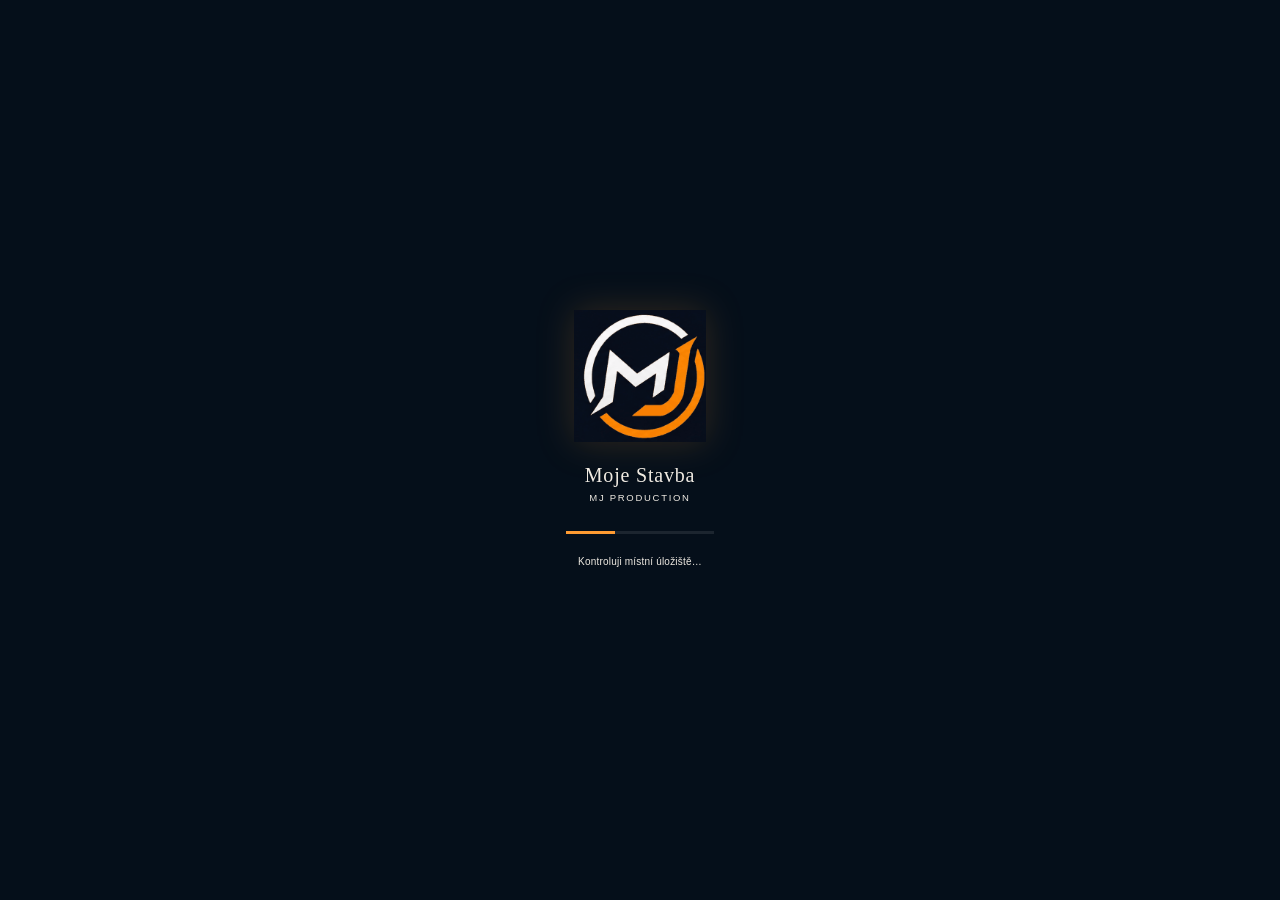
<file: index.html>
<!DOCTYPE html>
<html lang="cs">
<head>
<meta charset="utf-8"/>
<meta name="viewport" content="width=device-width, initial-scale=1, maximum-scale=1, user-scalable=no, viewport-fit=cover"/>
<link rel="manifest" href="manifest.json"/>
<meta name="theme-color" content="#0e0e0e"/>
<link rel="apple-touch-icon" href="icon-192.png"/>
<meta name="apple-mobile-web-app-capable" content="yes"/>
<meta name="apple-mobile-web-app-status-bar-style" content="black-translucent"/>
<meta name="apple-mobile-web-app-title" content="Moje Stavba"/>
<title>Moje Stavba</title>
<link rel="stylesheet" href="app.css"/>
<script>
  // VYSKA APPKY - HISTORIE A PROC SE TU UZ NIC NEMERI  (3.9.2026)
  //
  // Drive se tu do CSS promenne --app-vh merila skutecna vyska okna a
  // #app-shell z ni bral vysku. Duvodem bylo, ze 100vh/100dvh/100svh
  // na iPhonu ve standalone PWA obcas nedosahly uplne dolu.
  //
  // V zabalene Android appce to ale zpusobovalo horsi problem: pri
  // vyjeti klavesnice Android zmensi WebView, jenze namerena hodnota
  // zustala na plne vysce (napr. 716px). Appka si myslela, ze ma cely
  // displej, obsah pretekl a html/body s overflow:hidden ho orizlo -
  // obsah proste zmizel a po zavreni klavesnice se zase objevil.
  //
  // Postupne se zkouselo merit lepe: jedno zmereni pri startu,
  // premerovani pres visualViewport, prahy proti mericimu sumu.
  // Pokazde to rozbilo neco jineho - bud klavesnici, nebo dotazeni
  // spodku appky uplne dolu.
  //
  // RESENI: #app-shell ma v app.css position:fixed + inset:0. To
  // zadne mereni NEPOTREBUJE - element vzdy presne odpovida viditelne
  // plose WebView, at uz je klavesnice venku nebo ne. Presne tak to
  // ostatne popisuje i komentar o "pevne ukotvenem kontejneru" o kus
  // nize v souboru; nekdy cestou se to zmenilo na pocitanou vysku a
  // tim to zacalo zlobit.
  //
  // Promenna --app-vh se uz nikde nepouziva. Kdyby se sem nekdy
  // vracelo mereni vysky, znamena to skoro jiste, ze se resi dusledek
  // misto priciny.
</script>
</head>
<body>

<!--
  UVODNI OBRAZOVKA (14.8.2026): appka pri vetsim mnozstvi dat (stovky
  fotek) nekolik vterin necinne cekala - viz msHydrateBlobCache()
  v main.js, ktera pri startu natahuje nahledy vsech fotek/dokumentu
  z IndexedDB, driv nez appka vykresli prvni obrazovku. Do te doby
  clovek koukal na prazdno.
  Tenhle blok ma VLASTNI inline styl (nespoleha na app.css, ktery se
  jeste nemusi stihnout nacist) a vykresli se OKAMZITE, driv nez se
  spusti jediny radek JS. Barva pozadi (#050f1a) je prevzata primo
  z dodaneho loga MJ Production, at kolem obrazku neni viditelny svar.
  Postup dole je NAPOJENY NA SKUTECNE NACITANI (main.js volá
  window.__msSplashProgress), ne na predstiranou animaci - viz zasady
  appky o poctivem zobrazovani prubehu.
-->
<div id="ms-splash" style="position:fixed;inset:0;z-index:999;background:#050f1a;display:flex;flex-direction:column;align-items:center;justify-content:center;gap:22px;transition:opacity .35s ease">
  <img src="mj-production-logo.png" width="132" height="132" alt="" style="width:132px;height:132px;filter:drop-shadow(0 0 18px rgba(255,155,50,.18))"/>
  <div style="text-align:center">
    <div style="font-family:Georgia,'Times New Roman',serif;font-size:20px;letter-spacing:.04em;color:#f0ebe3">Moje Stavba</div>
    <div style="font-size:9.5px;letter-spacing:.18em;text-transform:uppercase;color:#7b8494;margin-top:5px">MJ Production</div>
  </div>
  <div style="width:148px;height:3px;background:rgba(255,255,255,.09);overflow:hidden;margin-top:6px">
    <div id="ms-splash-bar" style="height:100%;width:6%;background:#ff9b32;transition:width .25s ease"></div>
  </div>
  <div id="ms-splash-label" style="font-size:10px;color:#5c6474;letter-spacing:.02em">Spouštím…</div>
  <!-- DOPLNENO (14.8.2026): MS_BUILD_VERSION jeste neexistuje v tomhle
       miste souboru (definuje se az v data.js, nacitanem mnohem pozdeji) -
       prazdne misto se doplni z main.js, hned na zacatku jeho behu, driv
       nez cokoliv asynchronniho - pri minimalni dobe zobrazeni splashe
       (3 vteriny) je na to spolehlive dost casu. -->
  <div id="ms-splash-version" style="font-size:8px;color:#3d4350;letter-spacing:.04em;margin-top:2px"></div>
</div>
<script>
  // Male globalni rozhrani, kterym main.js hlasi skutecny prubeh -
  // definovano tady (ne az v main.js), at je pripravene driv, nez
  // main.js poprve zavola.
  window.__msSplashStartedAt = Date.now();
  // (14.8.2026) Na rychlem telefonu s malo daty appka nastartuje tak
  // rychle, ze logo bylo videt jen jako bliknuti - MINIMALNI_DOBA
  // zarucuje, ze zustane videt aspon tuhle chvili, i kdyz je appka
  // hotova driv. Kdyz start trva DELE (skutecne velky projekt, pomala
  // sit), zadne umele cekani navic nepridava - jen dorovnava rozdil
  // do minima, nikdy nezpomaluje uz tak pomaly start.
  var MINIMALNI_DOBA_SPLASH = 3000;
  window.__msSplashProgress = function(hotovo, celkem, popisek){
    var bar = document.getElementById('ms-splash-bar');
    var lbl = document.getElementById('ms-splash-label');
    if(!bar || !lbl) return;
    if(celkem > 0){
      var pct = Math.max(6, Math.round((hotovo / celkem) * 100));
      bar.style.width = pct + '%';
    }
    if(popisek) lbl.textContent = popisek;
  };
  window.__msSplashDone = function(){
    var el = document.getElementById('ms-splash');
    if(!el) return;
    var uplynulo = Date.now() - window.__msSplashStartedAt;
    var zbyva = Math.max(0, MINIMALNI_DOBA_SPLASH - uplynulo);
    setTimeout(function(){
      el.style.opacity = '0';
      setTimeout(function(){ if(el.parentNode) el.parentNode.removeChild(el); }, 380);
    }, zbyva);
  };
  // POJISTKA (14.8.2026): kdyby cokoliv v hlavni boot sekvenci appky
  // (main.js) spadlo driv, nez stihne zavolat __msSplashDone(), tenhle
  // pomeznik ji po 8 vterinach schova sam - lepsi rozbita appka za
  // splashem nez navzdy zaseknuta nacitaci obrazovka, ktera clovek
  // nemuze nijak obejit. (Nezavisi na MINIMALNI_DOBA_SPLASH vyse -
  // 8 vterin uz je vic nez dost, zadne dalsi cekani se nepricita.)
  setTimeout(function(){
    if(typeof window.__msSplashDone === 'function') window.__msSplashDone();
  }, 8000);
</script>

<!--
  CELÁ APPKA JE JEDEN PEVNĚ UKOTVENÝ KONTEJNER (#app-shell).
  position:fixed + inset:0 vždy přesně odpovídá viditelné ploše
  prohlížeče, bez ohledu na to, jak se mění výška podle skrývání
  adresního řádku. Uvnitř je to normální flexbox sloupec - horní lišta
  a spodní navigace jsou obyčejné položky v tomhle sloupci, ne nic
  "vznášejícího se" navíc. Díky tomu se nemůže stát, že by menu
  "uteklo" - je to fyzicky součástí té samé ukotvené krabice.
-->
<div id="app-shell">
  <div id="app-frame">
    <div id="app-content"><!-- sem router vykresluje jednotlivé obrazovky --></div>
    <!-- ztmaveni pozadi pri vysunutem vyberu etapy -->
    <div id="dd-backdrop"></div>
    <nav id="bottom-nav" hidden>
      <!-- Rada 1 - ctyri hlavni sekce, uprostred mezera pro kruhove "+" -->
      <div class="nav-row nav-row-1">
      <button class="nav-item" data-route="dashboard" style="--nc:#dfe4f5">
        <svg viewBox="0 0 24 24" fill="none" stroke="currentColor" stroke-width="2" stroke-linecap="round" stroke-linejoin="round"><path d="M3 11l9-7 9 7"/><path d="M5 10v10h14V10"/></svg>
        <b>Domů</b>
      </button>
      <button class="nav-item" data-route="diary" style="--nc:#ff7a86">
        <svg viewBox="0 0 24 24" fill="none" stroke="currentColor" stroke-width="2" stroke-linecap="round" stroke-linejoin="round"><path d="M6 4h9l3 3v13H6z"/><path d="M9 11h6M9 15h6"/></svg>
        <b>Deník</b>
      </button>
        <button class="nav-add" id="navAddBtn">
          <svg width="24" height="24" viewBox="0 0 24 24" fill="none" stroke="currentColor" stroke-width="2.4" stroke-linecap="round"><path d="M12 5v14M5 12h14"/></svg>
        </button>
      <button class="nav-item" data-route="stages" style="--nc:#b34cff">
        <svg viewBox="0 0 24 24" fill="none" stroke="currentColor" stroke-width="2" stroke-linecap="round" stroke-linejoin="round"><circle cx="12" cy="12" r="8"/><path d="M12 8v4l3 2"/></svg>
        <b>Etapy</b>
      </button>
      <button class="nav-item" data-route="finance" style="--nc:#4dffab">
        <svg viewBox="0 0 24 24" fill="none" stroke="currentColor" stroke-width="2" stroke-linecap="round" stroke-linejoin="round"><path d="M3 7h15a3 3 0 0 1 3 3v7a3 3 0 0 1-3 3H6a3 3 0 0 1-3-3z"/><path d="M16 12h4"/></svg>
        <b>Finance</b>
      </button>
      </div>
      <!-- Rada 2 - offline sekce; sdileni bylo z osobni verze odstraneno -->
      <div class="nav-row nav-row-2">
      <button class="nav-item" data-route="gallery" style="--nc:#25b7ff">
        <svg viewBox="0 0 24 24" fill="none" stroke="currentColor" stroke-width="2" stroke-linecap="round" stroke-linejoin="round"><rect x="3" y="6" width="18" height="14" rx="1"/><circle cx="12" cy="13" r="3.5"/></svg>
        <b>Galerie</b>
      </button>
      <button class="nav-item" data-route="calendar" style="--nc:#25e8ff">
        <svg viewBox="0 0 24 24" fill="none" stroke="currentColor" stroke-width="2" stroke-linecap="round" stroke-linejoin="round"><rect x="3" y="5" width="18" height="16" rx="1"/><path d="M8 3v4M16 3v4M3 10h18"/></svg>
        <b>Kalendář</b>
      </button>
      <button class="nav-item" data-route="project" style="--nc:#94a0bc">
        <svg viewBox="0 0 24 24" fill="none" stroke="currentColor" stroke-width="2" stroke-linecap="round" stroke-linejoin="round"><path d="M4 21V9l8-5 8 5v12"/><path d="M9 21v-7h6v7"/></svg>
        <b>Projekt</b>
      </button>
      <button class="nav-item" data-route="tasks" style="--nc:#ff9b32">
        <svg viewBox="0 0 24 24" fill="none" stroke="currentColor" stroke-width="2" stroke-linecap="round" stroke-linejoin="round"><path d="M9 12l2 2 4-4"/><rect x="3" y="4" width="18" height="17" rx="2"/></svg>
        <b>Úkoly</b>
      </button>
      </div>
    </nav>

    <!-- rychlé přidání - uvnitř app-frame, ne k celému oknu prohlížeče (jinak by na širší obrazovce uteklo mimo kartu appky) -->
    <div id="quick-add-backdrop" hidden></div>
    <div id="quick-add-radial" hidden>
      <div class="qa-sat" data-target="expense-add" style="--sc:#4dffab">
        <div class="qa-btn"><svg viewBox="0 0 24 24" fill="none" stroke="currentColor" stroke-width="2.2" stroke-linecap="round" stroke-linejoin="round"><path d="M3 7h15a3 3 0 0 1 3 3v7a3 3 0 0 1-3 3H6a3 3 0 0 1-3-3z"/><path d="M16 12h4"/></svg></div>
        <b>Finance</b>
      </div>
      <div class="qa-sat" data-target="diary-add" style="--sc:#ffd35c">
        <div class="qa-btn"><svg viewBox="0 0 24 24" fill="none" stroke="currentColor" stroke-width="2.2" stroke-linecap="round" stroke-linejoin="round"><path d="M6 3h9l3 3v15H6z"/><path d="M9 10h6M9 14h6"/></svg></div>
        <b>Deník</b>
      </div>
      <div class="qa-sat" data-target="event-add" style="--sc:#25b7ff">
        <div class="qa-btn"><svg viewBox="0 0 24 24" fill="none" stroke="currentColor" stroke-width="2.2" stroke-linecap="round" stroke-linejoin="round"><rect x="3" y="5" width="18" height="16" rx="1"/><path d="M8 3v4M16 3v4M3 10h18"/></svg></div>
        <b>Událost</b>
      </div>
      <div class="qa-sat" data-target="photo-add" style="--sc:#b34cff">
        <div class="qa-btn"><svg viewBox="0 0 24 24" fill="none" stroke="currentColor" stroke-width="2.2" stroke-linecap="round" stroke-linejoin="round"><rect x="3" y="6" width="18" height="14" rx="1"/><circle cx="12" cy="13" r="3.5"/></svg></div>
        <b>Fotky</b>
      </div>
      <div class="qa-sat" data-target="task-add" style="--sc:#ff9b32">
        <div class="qa-btn"><svg viewBox="0 0 24 24" fill="none" stroke="currentColor" stroke-width="2.2" stroke-linecap="round" stroke-linejoin="round"><path d="M9 12l2 2 4-4"/><rect x="3" y="4" width="18" height="17" rx="2"/></svg></div>
        <b>Úkol</b>
      </div>
    </div>
  </div>
</div>

<div id="confirm-overlay">
  <div class="confirm-sheet">
    <p id="confirm-message"></p>
    <div class="confirm-actions">
      <button class="confirm-cancel" id="confirm-cancel-btn">Zrušit</button>
      <button class="confirm-ok" id="confirm-ok-btn">Potvrdit</button>
    </div>
  </div>
</div>

<script src="jspdf.umd.min.js"></script>
<script src="pdf-lib.min.js"></script>
<script src="applock.js"></script>
  <script src="native.js"></script>
  <script src="billing.js"></script>
  <script src="data.js"></script>
<script src="pdf-font.js"></script>
<script src="pdf-generator.js"></script>
<script src="icons.js"></script>
<script src="router.js"></script>
<script src="notifications.js"></script>
<script src="layout.js"></script>
<script src="keyboard-manager.js"></script>
<script src="tour.js"></script>
<script src="screen-appLock.js"></script>
<script src="screen-onboarding.js"></script>
<script src="screen-dashboard.js"></script>
<script src="screen-stagesWheel.js"></script>
<script src="screen-stagesList.js"></script>
<script src="screen-stageDetail.js"></script>
<script src="screen-newStage.js"></script>
<script src="screen-diary.js"></script>
<script src="screen-diaryExport.js"></script>
<script src="screen-finance.js"></script>
<script src="screen-transactions.js"></script>
<script src="screen-stageExpenses.js"></script>
<script src="screen-gallery.js"></script>
<script src="screen-calendar.js"></script>
    <script src="screen-tasks.js"></script>
    <script src="screen-news.js"></script>
<script src="screen-project.js"></script>
<script src="screen-misc.js"></script>
<script src="screen-settings.js"></script>
<script src="screen-backup.js"></script>
<script src="screen-paywall.js"></script>
<script src="screen-legal.js"></script>
<script src="screen-forms.js"></script>
<script src="screen-deposits.js"></script>
<script src="screen-deposit-forms.js"></script>
<script src="main.js"></script>
<script>
/* 4.9.2026: Service Worker ma smysl pro web/PWA. V nativnim Capacitor
   balicku jsou soubory uz uvnitr APK/AAB a dalsi cache vrstva muze po
   aktualizaci drzet starsi JS/CSS. V nativni appce ho proto neregistrujeme
   a pripadnou registraci ze starsi verze uklidime. */
if('serviceWorker' in navigator){
  window.addEventListener('load', async ()=>{
    let nativeApp = false;
    try{
      nativeApp = !!(window.Capacitor && typeof window.Capacitor.getPlatform==='function' && window.Capacitor.getPlatform()!=='web');
    }catch(e){}
    if(nativeApp){
      try{
        const regs = await navigator.serviceWorker.getRegistrations();
        await Promise.all(regs.map(r=>r.unregister()));
      }catch(e){}
      return;
    }
    navigator.serviceWorker.register('service-worker.js').catch(()=>{});
  });
}
</script>
</body>
</html>
</file>
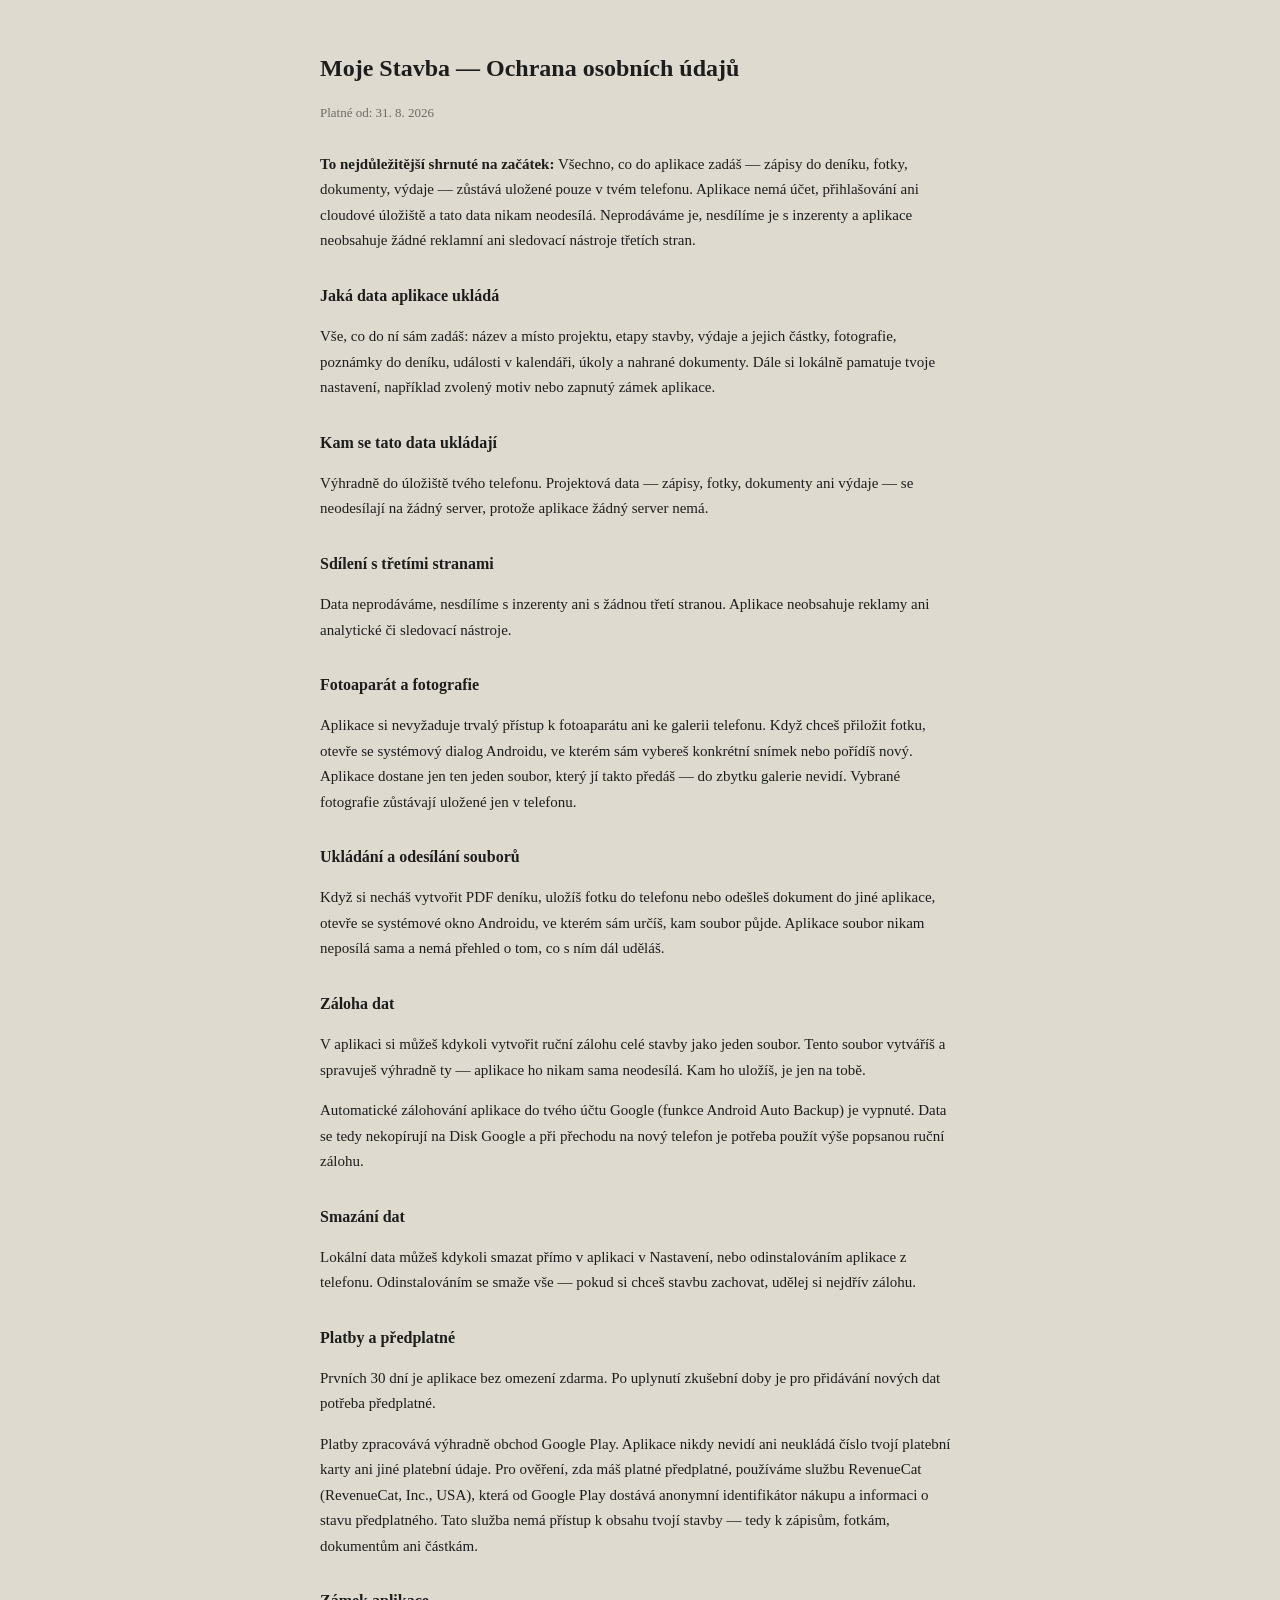
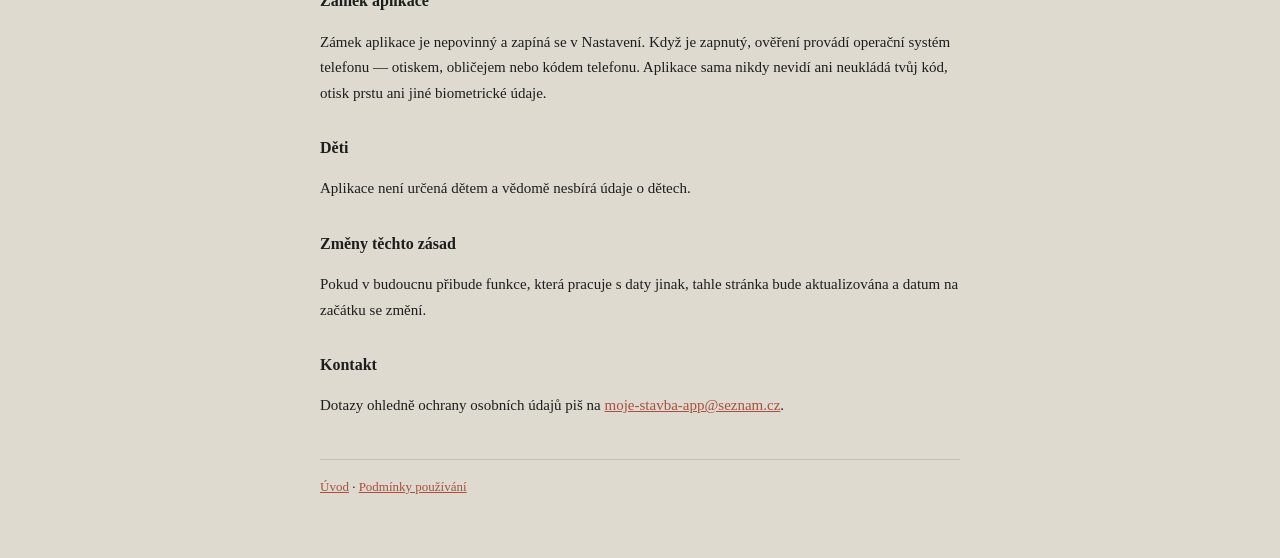
<file: privacy.html>
<!DOCTYPE html>
<html lang="cs">
<head>
<meta charset="utf-8"/>
<meta name="viewport" content="width=device-width, initial-scale=1"/>
<title>Moje Stavba — Ochrana osobních údajů</title>
<style>
  body{font-family:Georgia,'Times New Roman',serif;background:#dedad0;color:#1d1e1c;max-width:640px;margin:0 auto;padding:32px 20px 60px;line-height:1.7;font-size:15px}
  h1{font-size:24px;margin-bottom:4px}
  .date{color:#6b6b66;font-size:13px;margin-bottom:28px}
  h2{font-size:16px;margin-top:28px}
  b{color:#1d1e1c}
  a{color:#a8503c}
  nav{margin-top:40px;padding-top:16px;border-top:1px solid #c5c1b6;font-size:13px}
</style>
</head>
<body>
<h1>Moje Stavba — Ochrana osobních údajů</h1>
<p class="date">Platné od: 31. 8. 2026</p>

<p><b>To nejdůležitější shrnuté na začátek:</b> Všechno, co do aplikace zadáš — zápisy do deníku, fotky, dokumenty, výdaje — zůstává uložené pouze v tvém telefonu. Aplikace nemá účet, přihlašování ani cloudové úložiště a tato data nikam neodesílá. Neprodáváme je, nesdílíme je s inzerenty a aplikace neobsahuje žádné reklamní ani sledovací nástroje třetích stran.</p>

<h2>Jaká data aplikace ukládá</h2>
<p>Vše, co do ní sám zadáš: název a místo projektu, etapy stavby, výdaje a jejich částky, fotografie, poznámky do deníku, události v kalendáři, úkoly a nahrané dokumenty. Dále si lokálně pamatuje tvoje nastavení, například zvolený motiv nebo zapnutý zámek aplikace.</p>

<h2>Kam se tato data ukládají</h2>
<p>Výhradně do úložiště tvého telefonu. Projektová data — zápisy, fotky, dokumenty ani výdaje — se neodesílají na žádný server, protože aplikace žádný server nemá.</p>

<h2>Sdílení s třetími stranami</h2>
<p>Data neprodáváme, nesdílíme s inzerenty ani s žádnou třetí stranou. Aplikace neobsahuje reklamy ani analytické či sledovací nástroje.</p>

<h2>Fotoaparát a fotografie</h2>
<p>Aplikace si nevyžaduje trvalý přístup k fotoaparátu ani ke galerii telefonu. Když chceš přiložit fotku, otevře se systémový dialog Androidu, ve kterém sám vybereš konkrétní snímek nebo pořídíš nový. Aplikace dostane jen ten jeden soubor, který jí takto předáš — do zbytku galerie nevidí. Vybrané fotografie zůstávají uložené jen v telefonu.</p>

<h2>Ukládání a odesílání souborů</h2>
<p>Když si necháš vytvořit PDF deníku, uložíš fotku do telefonu nebo odešleš dokument do jiné aplikace, otevře se systémové okno Androidu, ve kterém sám určíš, kam soubor půjde. Aplikace soubor nikam neposílá sama a nemá přehled o tom, co s ním dál uděláš.</p>

<h2>Záloha dat</h2>
<p>V aplikaci si můžeš kdykoli vytvořit ruční zálohu celé stavby jako jeden soubor. Tento soubor vytváříš a spravuješ výhradně ty — aplikace ho nikam sama neodesílá. Kam ho uložíš, je jen na tobě.</p>
<p>Automatické zálohování aplikace do tvého účtu Google (funkce Android Auto Backup) je vypnuté. Data se tedy nekopírují na Disk Google a při přechodu na nový telefon je potřeba použít výše popsanou ruční zálohu.</p>

<h2>Smazání dat</h2>
<p>Lokální data můžeš kdykoli smazat přímo v aplikaci v Nastavení, nebo odinstalováním aplikace z telefonu. Odinstalováním se smaže vše — pokud si chceš stavbu zachovat, udělej si nejdřív zálohu.</p>

<h2>Platby a předplatné</h2>
<p>Prvních 30 dní je aplikace bez omezení zdarma. Po uplynutí zkušební doby je pro přidávání nových dat potřeba předplatné.</p>
<p>Platby zpracovává výhradně obchod Google Play. Aplikace nikdy nevidí ani neukládá číslo tvojí platební karty ani jiné platební údaje. Pro ověření, zda máš platné předplatné, používáme službu RevenueCat (RevenueCat, Inc., USA), která od Google Play dostává anonymní identifikátor nákupu a informaci o stavu předplatného. Tato služba nemá přístup k obsahu tvojí stavby — tedy k zápisům, fotkám, dokumentům ani částkám.</p>

<h2>Zámek aplikace</h2>
<p>Zámek aplikace je nepovinný a zapíná se v Nastavení. Když je zapnutý, ověření provádí operační systém telefonu — otiskem, obličejem nebo kódem telefonu. Aplikace sama nikdy nevidí ani neukládá tvůj kód, otisk prstu ani jiné biometrické údaje.</p>

<h2>Děti</h2>
<p>Aplikace není určená dětem a vědomě nesbírá údaje o dětech.</p>

<h2>Změny těchto zásad</h2>
<p>Pokud v budoucnu přibude funkce, která pracuje s daty jinak, tahle stránka bude aktualizována a datum na začátku se změní.</p>

<h2>Kontakt</h2>
<p>Dotazy ohledně ochrany osobních údajů piš na <a href="mailto:moje-stavba-app@seznam.cz">moje-stavba-app@seznam.cz</a>.</p>
<nav><a href="./">Úvod</a> · <a href="terms.html">Podmínky používání</a></nav>
</body>
</html>
</file>
<file: app.css>
/* ==========================================================
   ZAKLADNI RESET + SHELL
   PUVODNI reseni bylo #app-shell jako position:fixed + inset:0,
   v teorii spolehlive, ale v praxi na realnem telefonu (potvrzeno
   srovnanim se starou appkou, ktera tohle NEMELA) zpusobovalo tu
   bilou listu dole. Stara appka pouzivala normalni (ne-fixni) blok
   s height:100svh (small viewport height) - presne tohle ted
   pouzivame taky, at appka dela to, co je overene funkcni.
   ========================================================== */
/* ==========================================================
   SYSTEM MOTIVU
   Zakladni (neon) paleta + libovolny dalsi motiv (Skica, Eco...)
   se prepina pridanim [data-theme="xxx"] na <html> (viz layout.js).
   Vsechny "opravy neonovych pozustatku" nize plati pro JAKYKOLIV
   nenulovy motiv ([data-theme] bez konkretni hodnoty) - takze
   pribyde-li treti motiv, tahle cast se uz nemusi znovu resit,
   staci pridat jen novy [data-theme="jmeno"]{ promenne } blok.
   ========================================================== */
:root{
  --muted:#94a0bc;
  --line:rgba(122,141,190,.22);
  --accent:#b34cff;
  --radius:3px;
  --bg-deep:#02050e;
  --card-bg:rgba(4,7,18,.6);
  --card-bg-2:rgba(6,10,22,.5);
  --text-main:#f5f7ff;
  --font-head:inherit;
  --font-mono:inherit;
  --grid-opacity:.03;
  --grid-rgb:255,255,255;
  --shadow-rgb:0,0,0;
  --money-pos:#4dffab;
  --hero-text:#dfe4f5;
  --hero-text-strong:#fff;
  --hero-text-shadow:0 1px 6px rgba(0,0,0,.8);
  /* Slozky "Projekt" a akcni prvky (pridat/prejmenovat) - 1.8.2026,
     schvaleno na nahledu, sladeno s barvami uz pouzitymi na Dashboardu
     (modra u "Sdileno", oranzova u "Planovano"). */
  --folder-color:#25b7ff;
  --add-color:#ff9b32;
  /* Sdilene vyznamove barvy. Stejny typ informace ma od teto verze
     stejnou barvu v kalendari, ukolech, financich i na prehledech. */
  --ms-event:#b34cff;
  --ms-task-date:#25b7ff;
  --ms-task-deadline:#ffd35c;
  --ms-task-undated:#4dffab;
  --ms-danger:#ff7a86;
  --ms-planned:#ff9b32;
  --ms-page-x:14px;
  --ms-block-gap:14px;
  --ms-row-h:58px;
  --ms-page-title-size:20px;
  --ms-kicker-size:9.5px;
  --ms-section-title-size:11.5px;
  --ms-body-size:12.5px;
  --ms-meta-size:10.5px;
}

/* ==========================================================
   JEDNOTNY VIZUALNI JAZYK APLIKACE (v212)
   Tyto stavebni prvky jsou spolecne pro vsechny obrazovky. Stare
   obrazovky ziskaji zakladni rytmus automaticky; nove je pouzivaji
   primo. Sekce maji slovni nazvy bez technickeho A/B/C cislovani.
   ========================================================== */
[data-theme] #app-content > .topbar:not(.dashboard-v2-topbar){
  min-height:calc(62px + var(--safe-area-inset-top, env(safe-area-inset-top, 0px)));
  padding:calc(10px + var(--safe-area-inset-top, env(safe-area-inset-top, 0px))) var(--ms-page-x) 9px;
  border-bottom:1px solid var(--line);
}
.ms-ui-topbar{gap:10px}
.ms-ui-title{flex:1;min-width:0}
.ms-ui-title > p{
  margin:0 0 2px;
  color:var(--muted) !important;
  font:800 9.5px/1.15 var(--font-mono);
  letter-spacing:.16em;
  text-transform:uppercase;
}
.ms-ui-title > h1{margin:0;font-size:22px;line-height:1.05}
.ms-ui-actions{display:flex;gap:7px;align-items:center}
[data-theme] .screen-scroll{padding-left:var(--ms-page-x);padding-right:var(--ms-page-x)}

.ms-ui-section-head{
  display:flex;align-items:flex-end;justify-content:space-between;gap:10px;
  margin:18px 0 8px;padding-bottom:7px;border-bottom:1px solid var(--line);
}
.ms-ui-section-head h2{
  margin:0;font-family:var(--font-mono);font-size:11.5px;line-height:1.2;
  font-weight:800;letter-spacing:.12em;text-transform:uppercase;
}
.ms-ui-section-head span{color:var(--muted) !important;font-size:10.5px;white-space:nowrap}
[data-theme] .section-label{
  margin:18px 0 8px;padding:0 0 7px;border-bottom:1px solid var(--line);
  color:var(--text-main) !important;font:800 11.5px/1.2 var(--font-mono);
  letter-spacing:.12em;text-transform:uppercase;
}
.ms-ui-panel{border:1px solid var(--line);background:var(--card-bg);padding:12px}
.ms-ui-list{border:1px solid var(--line);background:var(--card-bg)}
.ms-ui-row{
  position:relative;display:flex;align-items:center;gap:11px;min-height:var(--ms-row-h);
  padding:10px 11px;border-bottom:1px solid var(--line);background:var(--card-bg);
}
.ms-ui-row:last-child{border-bottom:0}
.ms-ui-row-main{flex:1;min-width:0}
.ms-ui-row-main b{display:block;font-size:12.5px;line-height:1.25}
.ms-ui-row-main small{display:block;margin-top:3px;font-size:10.5px;line-height:1.25;color:var(--muted) !important}
.ms-ui-icon{
  width:38px;height:38px;flex:0 0 38px;display:grid;place-items:center;
  border:1px solid var(--ms-kind,var(--line));color:var(--ms-kind,var(--text-main)) !important;
}
.ms-ui-icon svg,.ms-ui-icon svg *{color:inherit !important;stroke:currentColor}
.ms-ui-chevron{width:18px;height:18px;flex:0 0 18px;color:var(--muted) !important}
.ms-ui-badge{
  display:inline-flex;align-items:center;gap:5px;margin-top:5px;padding:2px 6px;
  border:1px solid var(--ms-kind,var(--line));color:var(--ms-kind,var(--muted)) !important;
  font:700 9.5px/1.2 var(--font-mono);letter-spacing:.02em;
}
.ms-ui-badge *{color:inherit !important}
.ms-ui-filter-grid{display:grid;grid-template-columns:repeat(3,1fr);gap:7px;margin-bottom:10px}
.ms-ui-filter{
  min-height:48px;padding:8px 5px;border:1px solid var(--line);background:var(--card-bg);
  font:800 10.5px/1.15 var(--font-mono);text-align:center;cursor:pointer;
}
.ms-ui-filter.is-active{border-color:var(--ms-kind,var(--accent));color:var(--ms-kind,var(--accent)) !important;background:color-mix(in srgb,var(--ms-kind,var(--accent)) 9%,var(--card-bg))}
.ms-ui-collapsible{
  display:flex;align-items:center;gap:10px;width:100%;min-height:52px;padding:10px 11px;
  border:1px solid var(--line);background:var(--card-bg);font:inherit;text-align:left;cursor:pointer;
}
.ms-ui-collapsible > div{flex:1;min-width:0}
.ms-ui-collapsible b{display:block;font-size:12px}
.ms-ui-collapsible small{display:block;margin-top:2px;font-size:10px;color:var(--muted) !important}

/* Druh polozky se nepozna jen podle barvy: kazdy ma i vlastni tvar. */
.ms-kind-event{--ms-kind:var(--ms-event)}
.ms-kind-date{--ms-kind:var(--ms-task-date)}
.ms-kind-deadline{--ms-kind:var(--ms-task-deadline)}
.ms-kind-undated{--ms-kind:var(--ms-task-undated)}
.ms-kind-danger{--ms-kind:var(--ms-danger)}
.ms-kind-planned{--ms-kind:var(--ms-planned)}
[data-theme] .ms-kind-event,[data-theme] .ms-kind-event *{color:var(--ms-event) !important}
[data-theme] .ms-kind-date,[data-theme] .ms-kind-date *{color:var(--ms-task-date) !important}
[data-theme] .ms-kind-deadline,[data-theme] .ms-kind-deadline *{color:var(--ms-task-deadline) !important}
[data-theme] .ms-kind-undated,[data-theme] .ms-kind-undated *{color:var(--ms-task-undated) !important}
[data-theme] .ms-kind-danger,[data-theme] .ms-kind-danger *{color:var(--ms-danger) !important}
[data-theme] .ms-kind-planned,[data-theme] .ms-kind-planned *{color:var(--ms-planned) !important}

.calendar-v2-month{border:1px solid var(--line);background:var(--card-bg);padding:12px;margin-bottom:10px}
.calendar-v2-month-head{display:flex;align-items:center;justify-content:space-between;margin-bottom:11px}
.calendar-v2-month-head b{font-family:var(--font-head);font-size:18px}
.calendar-v2-nav{display:flex;gap:6px}
.calendar-v2-nav button{width:30px;height:30px;border:1px solid var(--line);background:var(--card-bg);font:inherit;cursor:pointer}
.calendar-v2-week,.calendar-v2-grid{display:grid;grid-template-columns:repeat(7,1fr)}
.calendar-v2-week{margin-bottom:5px}
.calendar-v2-week span{text-align:center;color:var(--muted) !important;font:800 9px var(--font-mono);text-transform:uppercase}
.calendar-v2-grid{gap:3px}
.calendar-v2-day{aspect-ratio:1;display:flex;flex-direction:column;align-items:center;justify-content:center;font-size:11px;cursor:pointer;border:1px solid transparent}
.calendar-v2-day.is-selected{border-color:var(--accent);background:color-mix(in srgb,var(--accent) 10%,transparent)}
.calendar-v2-marks{display:flex;gap:3px;align-items:center;height:7px;margin-top:3px}
.calendar-v2-mark{display:block;width:6px;height:6px;box-sizing:border-box}
.calendar-v2-mark.event{border-radius:50%;background:var(--ms-event)}
.calendar-v2-mark.date{background:var(--ms-task-date)}
.calendar-v2-mark.deadline{border:1px solid var(--ms-task-deadline);transform:rotate(45deg)}
.calendar-v2-mark.planned{border:1px solid var(--ms-planned);border-radius:50%;box-shadow:inset 0 0 0 1px color-mix(in srgb,var(--ms-planned) 35%,transparent)}
.calendar-v2-legend{display:grid;grid-template-columns:1fr 1fr;gap:6px;margin:0 0 15px}
.calendar-v2-legend span{display:flex;align-items:center;gap:7px;color:var(--muted) !important;font-size:9.5px}
.calendar-v2-legend i{flex:0 0 auto}
.calendar-v2-cards{display:grid;grid-template-columns:1fr;gap:7px;margin-bottom:14px}
.calendar-v2-card{border-left:3px solid var(--ms-kind,var(--line));cursor:pointer}
.calendar-v2-actions{display:flex;gap:3px}
.calendar-v2-actions button{width:28px;height:28px;display:grid;place-items:center;border:0;background:transparent;cursor:pointer;color:var(--muted) !important}

.tasks-v2-screen #taskStrip{border-bottom:1px solid var(--line);background:var(--bg-deep)}
.tasks-v2-screen #stripInner{padding-left:var(--ms-page-x) !important;padding-right:var(--ms-page-x) !important}
.tasks-v2-screen #tasksScroll{padding-top:2px}
.tasks-v2-group{margin-bottom:15px}
.tasks-v2-group-head{display:flex;align-items:center;justify-content:space-between;margin:16px 0 7px;padding-bottom:7px;border-bottom:1px solid var(--line)}
.tasks-v2-group-head b{font:800 11.5px var(--font-mono);letter-spacing:.1em;text-transform:uppercase}
.tasks-v2-group-head span{font-size:10px;color:var(--muted) !important}
.tasks-v2-row{border-left:3px solid var(--ms-kind,var(--line));cursor:pointer}
.tasks-v2-check{width:21px;height:21px;flex:0 0 21px;display:grid;place-items:center;border:1px solid var(--ms-kind,var(--line));background:transparent;cursor:pointer}
.tasks-v2-delete{width:28px;height:28px;display:grid;place-items:center;border:0;background:transparent;cursor:pointer;color:var(--muted) !important}

.transactions-v2-screen .screen-scroll{padding-top:12px}
.transactions-v2-calendar-toggle{margin-bottom:10px}
.transactions-v2-date{display:flex;justify-content:space-between;align-items:center;margin:17px 0 7px;padding-bottom:7px;border-bottom:1px solid var(--line)}
.transactions-v2-date b{font-family:var(--font-head);font-size:17px}
.transactions-v2-date span{font-size:10px;color:var(--muted) !important}
.transactions-v2-row{cursor:pointer}
.transactions-v2-amount{font:800 12.5px var(--font-mono);white-space:nowrap}

@media (min-width:700px){
  :root{--ms-page-x:16px;--ms-row-h:62px}
  .calendar-v2-cards{grid-template-columns:1fr 1fr}
}

[data-theme="sketch-dark"]{
  --muted:#948a7c;
  --line:#3a332c;
  --accent:#c8562f;
  --radius:0px;
  --bg-deep:#191919;
  --card-bg:#201c19;
  --card-bg-2:#211d1a;
  --text-main:#f0ebe3;
  --font-head:Georgia,serif;
  --font-mono:"Courier New",monospace;
  --grid-opacity:.06;
  --grid-rgb:200,86,47;
  --shadow-rgb:0,0,0;
  --money-pos:#e0a05a;
  --hero-text:#f0ebe3;
  --hero-text-strong:#fff;
  --hero-text-shadow:0 1px 3px rgba(0,0,0,.9), 0 0 12px rgba(0,0,0,.85);
  --folder-color:#5a8fb0;
  --add-color:var(--accent);
}

/* POZOR: zadny plosny grayscale filtr v zadnem z motivu - obrazky domu
   maji zamerne barevne akcenty (cihlova/zelen) a ty chceme zachovat */
[data-theme] #app-frame{ background:var(--bg-deep) !important; }
[data-theme] #app-frame:before{
  background-image:linear-gradient(rgba(var(--grid-rgb),var(--grid-opacity)) 1px,transparent 1px),
                    linear-gradient(90deg,rgba(var(--grid-rgb),var(--grid-opacity)) 1px,transparent 1px) !important;
}
[data-theme] h1, [data-theme] h2{ font-family:var(--font-head); color:var(--text-main) !important; }
[data-theme] .topbar, [data-theme] #bottom-nav{ border-color:var(--line) !important; background:var(--bg-deep) !important; }
[data-theme] .nav-add{ border-color:var(--accent) !important; background:var(--card-bg) !important; box-shadow:2px 2px 0 rgba(var(--shadow-rgb),.15) !important; color:var(--accent) !important; }
[data-theme] .nav-item.active b{ color:var(--nc, var(--accent)) !important }
[data-theme] .btn-primary{ border-radius:var(--radius) !important; font-family:var(--font-mono); text-transform:uppercase; letter-spacing:.03em;
  border-color:var(--accent) !important; color:var(--accent) !important; box-shadow:2px 2px 0 rgba(var(--shadow-rgb),.12);
  background:var(--card-bg) !important }
[data-theme] .ob-dot[data-active="true"]{ background:var(--accent) !important }
[data-theme] body, [data-theme] #app-shell, [data-theme] #app-frame{ background:var(--bg-deep) !important }
[data-theme] .confirm-sheet{ background:var(--card-bg) !important; border-color:var(--line) !important }
[data-theme] .confirm-sheet p{ color:var(--text-main) !important }
[data-theme] .confirm-ok{ color:var(--accent) !important; border-color:var(--accent) !important }
[data-theme] .confirm-cancel{ color:var(--muted) !important }

/* text natvrdo bily/svetly (psano pro tmavy neon) by na svetlem
   pozadi zmizel - vynutime hlavni inkoustovou barvu vsude */
[data-theme] body *{ color:var(--text-main) !important }
[data-theme] body svg{ color:var(--text-main) !important }
[data-theme] .stage-icon-colored svg, [data-theme] .stage-icon-colored svg *{ color:inherit !important }
[data-theme] .dcard{ border-color:var(--accent) !important; color:var(--accent) !important; box-shadow:2px 2px 0 rgba(var(--shadow-rgb),.08) !important }
[data-theme] .gallery-photo{ border-color:var(--line) !important }
[data-theme] .stage-status-line{ color:var(--accent) !important }
[data-theme] .stage-status-line i{ background:var(--accent) !important; box-shadow:none !important }
[data-theme] .finish-btn{ color:var(--accent) !important; border-color:var(--accent) !important }
[data-theme] .empty-msg, [data-theme] small{ color:var(--muted) !important }

/* dynamicky vytvarene overlaye (Martin AI, vyberova menu, nabidky pridani) -
   vytvareji se primo do <body>, mimo hlavni appku, takze bez teto tridy
   by na ne motiv vubec nedosahl */
[data-theme] .ms-overlay{ background:rgba(var(--shadow-rgb),.75) !important }
[data-theme] .ms-overlay > div{ background:var(--card-bg) !important; border-color:var(--line) !important; box-shadow:2px 2px 0 rgba(var(--shadow-rgb),.12) !important }
[data-theme] .ms-overlay [style*="border:1px solid #b34cff"],
[data-theme] .ms-overlay [style*="color:#b34cff"]{ border-color:var(--accent) !important; color:var(--accent) !important }

/* OPRAVA: back-btn/icon-btn meli natvrdo tmave pozadi (#060b18cc, pro
   neon rezim) - v kombinaci s vynucenym tmavym textem/ikonou to znamenalo
   tmava ikona na tmavem pozadi = neviditelne. */
[data-theme] .back-btn, [data-theme] .icon-btn, [data-theme] .square-btn, [data-theme] .menu-btn{
  background:var(--card-bg) !important; border:1.5px solid var(--line) !important; color:var(--accent) !important;
  box-shadow:1px 1px 0 rgba(var(--shadow-rgb),.12) !important;
}
[data-theme] .back-btn svg, [data-theme] .icon-btn svg, [data-theme] .square-btn svg, [data-theme] .menu-btn svg{ color:var(--accent) !important }

/* jemny stin pod kartami - trocha "vahy", at to neni uplne ploche */
[data-theme] .card, [data-theme] [style*="border:1px solid var(--line)"]{
  box-shadow:2px 2px 0 rgba(var(--shadow-rgb),.08);
}

[data-theme] .f-input, [data-theme] .f-textarea{
  background:var(--card-bg-2) !important; border:1px solid var(--line) !important;
  box-shadow:2px 2px 0 rgba(var(--shadow-rgb),.08) !important;
}
[data-theme] .f-input::placeholder, [data-theme] .f-textarea::placeholder{ color:var(--muted) !important }

[data-theme] .tile-del{ background:var(--card-bg-2) !important; border-color:var(--line) !important; color:var(--accent) !important }
[data-theme] .tile-item svg{ stroke:var(--text-main) !important; color:var(--text-main) !important }

/* PREPSANO (14.8.2026): puvodni reseni (velke patkove pismo + podtrzeni,
   sipka v ramecku, slovo "Změnit") se snazilo naznacit "da se na tohle
   klepnout" pridavanim detailu vedle - ale hlavni signal (font-head,
   stejna velikost a rez jako skutecne nadpisy obrazovek) zustaval
   totozny s nadpisem. Oko si vsimne velkeho pisma driv nez malych
   detailu vedle nej, takze to porad cetlo jako nadpis, ne pole.
   Reseni: cele ohraniceny box, presne jako ostatni pole ve stejnem
   formulari (datum, castka) - bezne pismo, plny ramecek, zadny
   patkovy font. Barevna tecka nese barvu etapy misto podtrzeni.
   Zmena je jen v CSS, protoze .dd-btn je jedna sdilena trida pouzita
   na osmi mistech (Denik, Finance, Galerie, Vydaje etapy, tri
   formulare, export deniku) - JS se nikde menit nemusi. */
.dd-btn{
  width:100%; display:flex; align-items:center; gap:10px;
  border:1.5px solid var(--line); background:var(--card-bg);
  padding:11px 12px; color:var(--text-main); font:inherit; cursor:pointer; text-align:left;
}
.dd-btn:active{ background:rgba(255,255,255,.03) }
.dd-btn .left{display:flex; align-items:center; gap:9px; flex:1; min-width:0}
.dd-btn i{
  display:block; width:9px; height:9px; flex:0 0 9px; border-radius:50%;
  background:var(--accent);
}
.dd-btn .left > span:first-of-type{
  font-family:inherit; font-size:13.5px; font-weight:700;
  white-space:nowrap; overflow:hidden; text-overflow:ellipsis; min-width:0;
  color:var(--text-main);
}
.dd-btn .left > span:first-of-type + span{
  font-family:inherit; font-size:11px; color:var(--muted); font-weight:600; flex:0 0 auto;
}
.f-label + .dropdown .dd-btn .left > span:first-of-type{ font-size:13.5px }
.dd-btn > svg{
  width:14px; height:14px; flex:0 0 auto; color:var(--muted);
}
.dd-btn:after{ content:none }
#projBtn{ border-color:var(--line) }
/* [data-theme] (svetly "skica" motiv) uz na nove podobe nic neprepisuje -
   plny ramecek a bezne pismo funguje stejne dobre v obou tematech, na
   rozdil od puvodniho podtrzeni, ktere svetly motiv upravoval zvlast. */
[data-theme] .dd-panel{ background:var(--card-bg) !important; border-color:var(--line) !important; }
[data-theme] #projBtn{ background:var(--card-bg-2) !important; border-color:var(--line) !important; }
[data-theme] .dd-item{ border-color:var(--line) !important }
[data-theme] .dd-item.is-active{ background:rgba(var(--shadow-rgb),.08) !important }
[data-theme] .dd-item i{ background:var(--accent) !important }

[data-theme] #ccBox{ background:var(--card-bg) !important; box-shadow:2px 2px 0 rgba(var(--shadow-rgb),.1) !important }
[data-theme] #wheelScroll > div{ background:var(--card-bg) !important; box-shadow:none !important }
[data-theme] .stage-card{ border-color:var(--accent) !important; box-shadow:2px 2px 0 rgba(var(--shadow-rgb),.1) !important }
[data-theme] .stage-card *[style*="border:1px solid"]{ border-color:var(--accent) !important; background:var(--card-bg) !important }

[data-theme] .hero-gradient{ display:none !important }

/* Pevna vyska + object-fit:cover. Cover roztahne obrazek pres celou
   sirku a prebytek nahore a dole oreze - zadne pruhy po stranach a
   zadne zmacknuti. Sedi na dum na Dashboardu i na obrazky etap,
   ktere maji pomer stran uplne jiny. */
.house-shot{ position:relative; width:100%; height:180px; overflow:hidden; background:var(--bg-deep) }
.house-neon, .house-dark{
  display:block; width:100%; height:100%; object-fit:cover; object-position:center; background:var(--bg-deep);
}
.house-dark{ display:none }
/* nocni Skica - zatim nikde v appce neaktivni (zadny prepinac na "sketch-dark"
   neukazuje), pripraveno predem stejne jako kdysi Neon/Skica pred svym spustenim */
[data-theme="sketch-dark"] .house-neon{ display:none !important }
[data-theme="sketch-dark"] .house-dark{ display:block !important }

/* rychle pridani (radialni vejir) - melo natvrdo tmave pozadi tlacitek */
[data-theme] .qa-btn{ background:var(--card-bg) !important; box-shadow:2px 2px 0 rgba(var(--shadow-rgb),.15) !important;
  border-color:color-mix(in srgb, var(--sc) 55%, var(--text-main)) !important;
  color:color-mix(in srgb, var(--sc) 55%, var(--text-main)) !important }
[data-theme] #quick-add-backdrop{ background:radial-gradient(circle at 50% 100%, rgba(var(--shadow-rgb),.92) 0%, rgba(var(--shadow-rgb),.88) 35%, rgba(var(--shadow-rgb),.62) 65%, rgba(var(--shadow-rgb),.4) 100%) !important; }
[data-theme] .qa-sat b{ color:#fff !important; text-shadow:0 1px 4px rgba(0,0,0,.9), 0 0 8px rgba(0,0,0,.6) !important }

/* vklad/vydaj: zarive zelena/cervena (neon) nahrazena tmave zelenou
   a cihlovou - cili resp. jejich odstiny, misto krikleve barevnosti */
[data-theme] [style*="color:#4dffab"]{ color:var(--money-pos) !important }
[data-theme] [style*="border:1px solid #4dffab"]{ border-color:var(--money-pos) !important }
[data-theme] [style*="color:#ff7a86"]{ color:var(--accent) !important }
[data-theme] [style*="border:1px solid #ff7a86"]{ border-color:var(--accent) !important }
[data-theme] [style*="color:#ff6a6a"]{ color:var(--accent) !important }

*{box-sizing:border-box; -webkit-tap-highlight-color:transparent}
html,body{margin:0;height:100%;overflow:hidden;background:var(--bg-deep);
  font-family:-apple-system,BlinkMacSystemFont,"Segoe UI",Roboto,Arial,sans-serif;
  overscroll-behavior:none;color:#f5f7ff}

/* (3.9.2026) ZPATKY NA position:fixed + inset:0.
   Predtim se vyska brala z --app-vh, ktere se merilo v JS. To bylo
   zdrojem opakovanych problemu: pri vyjeti klavesnice Android zmensi
   WebView, ale --app-vh zustavalo na plne vysce (napr. 716px) - appka
   si myslela, ze ma cely displej, obsah pretekl a html/body
   s overflow:hidden ho orizlo. Obsah proste zmizel a po zavreni
   klavesnice se zase objevil.
   Postupne se zkouselo merit lip (visualViewport, prahy, remeasure)
   a pokazde to neco jineho rozbilo.
   position:fixed + inset:0 zadne mereni NEPOTREBUJE - element vzdy
   presne odpovida viditelne plose WebView, at uz je klavesnice venku
   nebo ne. Presne tak to popisuje i komentar v index.html, jen se to
   nekdy cestou zmenilo na pocitanou vysku. --app-vh se uz nikde
   nepouziva. */
#app-shell{
  position:fixed; inset:0; margin:0;
  display:flex; justify-content:center;
  background:var(--bg-deep);
  z-index:1;
}
#app-frame{
  position:relative; width:100%; max-width:480px; height:100%;
  display:flex; flex-direction:column; overflow:hidden;
  background:radial-gradient(circle at 20% 0%, #10203a 0, #02050e 28%, #01020a 100%);
}
#app-frame:before{
  content:""; position:absolute; inset:0; pointer-events:none; z-index:1;
  background:linear-gradient(rgba(255,255,255,.035) 1px,transparent 1px),
             linear-gradient(90deg,rgba(255,255,255,.025) 1px,transparent 1px);
  background-size:28px 28px; mask-image:linear-gradient(#000,transparent 70%);
}
#app-content{
  position:relative; z-index:2;
  flex:1 1 auto; min-height:0; overflow:hidden;
  display:flex; flex-direction:column;
}

/* jemny prechod pri kazde zmene obrazovky - misto aby to "surove" naskocilo */
#app-content.enter{ animation:screenIn .22s ease both; }
@keyframes screenIn{ from{opacity:0; transform:translateY(8px)} to{opacity:1; transform:translateY(0)} }

/* jednoduchy tocici se indikator pro delsi operace na pozadi (napr.
   nahravani do cloudu) - at appka jasne pusobi jako "pracuje", ne
   jako by zamrzla */

/* ==========================================================
   TOPBAR - kazda obrazovka si sem vyplni vlastni obsah, ale
   zakladni rozmery/odsazeni jsou spolecne
   ========================================================== */
.topbar{
  padding:calc(14px + var(--safe-area-inset-top, env(safe-area-inset-top, 0px))) 16px 4px;
  display:flex; align-items:center; gap:10px; flex:0 0 auto; position:relative;
}
.back-btn,.icon-btn,.square-btn{
  width:32px; height:32px; border-radius:var(--radius); border:1px solid var(--line);
  background:var(--card-bg-2); display:grid; place-items:center; color:var(--text-main); flex:0 0 auto; cursor:pointer;
}
.topbar h1{margin:0; font-size:18px; font-weight:800; flex:1}
.topbar .top-actions{display:flex; gap:8px}

/* ==========================================================
   OBSAH OBRAZOVKY (scrollovatelny vnitrek pod topbarem)
   ========================================================== */
.screen-scroll{flex:1 1 auto; min-height:0; overflow-y:auto; padding:6px 16px calc(24px + min(var(--safe-area-inset-bottom, env(safe-area-inset-bottom, 0px)),8px))}
.screen-scroll.no-scroll{ overflow-y:hidden; }

/* ==========================================================
   SPODNI NAVIGACE - normalni flex polozka, NE position:fixed.
   Je spravne dole vzdy, protoze cely #app-frame je fixni na
   viditelnou plochu (viz komentar nahore).
   ========================================================== */
/* Navigace je dvouradkova - devet sekci misto ctyr. Vyska je v
   promenne --nav-h, protoze na ni visi i pozice radialniho rychleho
   pridani; ladi se tak jedno cislo na jednom miste. */
:root{ --nav-h:88px }

#bottom-nav{
  flex:0 0 auto; position:relative; z-index:2;
  display:flex; flex-direction:column; gap:2px;
  padding:6px 8px calc(10px + min(var(--safe-area-inset-bottom, env(safe-area-inset-bottom, 0px)),8px));
  border-top:1px solid var(--line); background:var(--bg-deep);
}
.nav-row{display:grid; align-items:end}
.nav-row-1{grid-template-columns:1fr 1fr 60px 1fr 1fr}
.nav-row-2{grid-template-columns:repeat(4,1fr)}
#bottom-nav[hidden]{display:none}

/* Android (Capacitor) nema "home indicator" jako iPhone - env(safe-area-
   inset-bottom) tam bud vraci 0 (a tenhle blok je pak jen pro jistotu),
   nebo si to WebView pocita jinak nez Safari a vznikala zbytecna mezera
   pod spodni navigaci/rychlym pridanim/potvrzovacim oknem. Na Androidu
   proto tenhle "iPhone" prostor uplne vypneme. */
.is-android-native #bottom-nav{ padding-bottom:4px; }
.is-android-native .screen-scroll{ padding-bottom:10px; }
.is-android-native #quick-add-radial{ bottom:calc(var(--nav-h) + 4px); }
.is-android-native .confirm-sheet{ padding-bottom:8px; }

.nav-item{display:flex; flex-direction:column; align-items:center; gap:3px; color:#a7b0cc;
  background:none; border:0; font:inherit; cursor:pointer; padding:3px 2px 0; min-width:0}
/* Neaktivni polozka je cela svetla. Na te strane, kde prave jsi, se
   vybarvi CELY piktogram - obrys dostane barvu sekce a vnitrek se
   vyplni stejnou barvou ve 22 %, takze ikona pusobi plne. */
.nav-item svg{width:19px; height:19px; color:#a7b0cc; fill:none}
.nav-item b{font-size:9px; font-weight:700; color:#a7b0cc; letter-spacing:-.01em;
  max-width:100%; overflow:hidden; text-overflow:ellipsis; white-space:nowrap}
.nav-item.active svg{
  color:var(--nc,#c15cff);
  fill:color-mix(in srgb, var(--nc,#c15cff) 22%, transparent);
  filter:drop-shadow(0 0 5px color-mix(in srgb, var(--nc,#c15cff) 45%, transparent));
}
.nav-item.active b{color:var(--nc,#c15cff)}
.nav-add{width:44px; height:44px; border-radius:50%; border:2px solid #954aff; background:#160826;
  display:grid; place-items:center; color:#fff; margin:-16px auto 0; box-shadow:0 0 22px rgba(179,76,255,.55);
  cursor:pointer; padding:0; align-self:end}

/* ==========================================================
   RYCHLE PRIDANI (radialni menu) - sdilene, jedna definice pro
   celou appku (drive samostatna stranka, ted overlay nad
   cimkoliv, kdekoliv v appce jsi)
   ========================================================== */
#quick-add-backdrop{position:absolute; inset:0; background:radial-gradient(circle at 50% 100%, rgba(2,4,10,.97) 0%, rgba(2,4,10,.94) 35%, rgba(2,4,10,.75) 65%, rgba(2,4,10,.55) 100%); z-index:40;
  opacity:0; pointer-events:none; transition:opacity .18s ease}
#quick-add-backdrop.open{opacity:1; pointer-events:auto}
#quick-add-backdrop[hidden]{display:none}
#quick-add-radial{position:absolute; left:50%; bottom:calc(var(--nav-h) + 12px + min(var(--safe-area-inset-bottom, env(safe-area-inset-bottom, 0px)),8px)); z-index:41; pointer-events:none}
#quick-add-radial[hidden]{display:none}
.qa-sat{position:absolute; left:0; top:0; display:flex; flex-direction:column; align-items:center; gap:6px;
  transform:translate(-50%,-50%) scale(.3); opacity:0; transition:transform .22s cubic-bezier(.34,1.4,.64,1), opacity .18s ease;
  pointer-events:none}
#quick-add-radial.open .qa-sat{opacity:1; pointer-events:auto}
.qa-btn{width:52px; height:52px; border-radius:50%; border:2px solid var(--sc); background:#0c1020;
  display:grid; place-items:center; color:var(--sc); box-shadow:0 0 18px color-mix(in srgb, var(--sc) 45%, transparent)}
.qa-btn svg{width:22px; height:22px}
.qa-sat b{font-size:11px; font-weight:800; color:#fff; text-shadow:0 1px 4px rgba(0,0,0,.9), 0 0 8px rgba(0,0,0,.6)}

/* ==========================================================
   SDILENE OBECNE PRVKY (pouzivaji je vsechny obrazovky)
   ========================================================== */
.section-label{font-size:11.5px; text-transform:uppercase; letter-spacing:.08em; color:var(--muted); font-weight:800; margin:16px 0 8px}
.field-block{margin-bottom:12px}
.f-label{font-size:10px; text-transform:uppercase; letter-spacing:.1em; color:var(--muted); font-weight:800; margin:0 0 6px; display:block}
.f-input,.f-textarea{width:100%; min-width:0; max-width:100%; border:1px solid var(--line); background:rgba(6,10,22,.5); color:#fff;
  padding:10px 12px; font-size:16px; font:inherit; border-radius:var(--radius)}
.f-input::placeholder,.f-textarea::placeholder{color:#5c6584}
.f-input:focus,.f-textarea:focus{outline:none; border-color:var(--accent)}
.f-textarea{resize:none; min-height:80px; line-height:1.4}
.btn-primary{width:100%; border-radius:var(--radius); padding:12px; font-weight:800; font-size:14px;
  border:1px solid var(--accent); background:rgba(255,255,255,.02); color:#fff; cursor:pointer;
  filter:drop-shadow(0 0 6px var(--accent))}
.btn-primary:disabled,.btn-ghost:disabled{opacity:.4; cursor:not-allowed; filter:none; pointer-events:none}
.btn-ghost{width:100%; border-radius:var(--radius); padding:11px; font-weight:700; font-size:12.5px;
  border:1px solid var(--line); background:transparent; color:var(--muted); cursor:pointer}
.empty-msg{color:var(--muted); font-size:12px; text-align:center; padding:30px 0}

.dropdown{position:relative}
/* ==========================================================
   VYBER ETAPY (7.8.2026)
   Zavreny stav je nadpis s barevnym podtrzenim - zadny ramecek,
   splyva s obsahem. Vpravo je pocet zaznamu, coz byva jedina
   informace, kvuli ktere do filtru clovek ťuka.

   Rozbaleny stav uz neni okenko odsouvajici obsah dolu, ale panel
   vysunuty odspodu: je jedno, jestli mas 5 nebo 30 etap, obsah pod
   nim se nehne a palec to ma blizko. Nazvy trid zustavaji, aby
   obrazovky nemusely menit svou logiku.
   ========================================================== */
/* .dd-btn samotne se styluje uz vyse (u ostatnich pravidel pro pole
   formulare) - tenhle druhy, puvodni blok tu drive zustaval duplicitne
   a kvuli poradi v CSS (posledni pravidlo vyhrava) tise prebijel tu
   novou verzi bez ohledu na to, co stalo vyse. (14.8.2026) */

#dd-backdrop{
  position:fixed; inset:0; background:rgba(2,4,10,.38); z-index:91;
  opacity:0; pointer-events:none; transition:opacity .2s ease;
}
#dd-backdrop.open{opacity:1; pointer-events:auto}
.dd-panel{
  position:fixed; left:0; right:0; bottom:0; width:min(480px,100vw); margin:0 auto;
  z-index:92; background:var(--card-bg); border-top:1px solid var(--line);
  transform:translateY(101%); transition:transform .26s cubic-bezier(.32,.9,.36,1);
  max-height:70%; overflow-y:auto; overscroll-behavior:contain;
  padding-bottom:calc(10px + min(var(--safe-area-inset-bottom, env(safe-area-inset-bottom, 0px)),8px));
}
.dd-panel.open{transform:translateY(0)}
/* pri zaoblenych rozich se zaobli i horni hrany vysunuteho panelu */
.dd-panel, .dd-panel:before{border-top-left-radius:var(--radius); border-top-right-radius:var(--radius)}
.dd-panel:before{
  content:'Vybrat etapu'; display:block; position:sticky; top:0; z-index:1;
  background:var(--card-bg); border-bottom:1px solid var(--line);
  padding:14px 16px 11px; font-family:var(--font-head); font-size:15px; font-weight:700; color:#fff;
}

/* hlavicka panelu se da prepsat podle toho, co se vybira */
.dd-panel[data-sheet-title]:before{content:attr(data-sheet-title)}
/* PREPSANO (14.8.2026): polozky byly ploche radky oddelene carou dole -
   presne ten "seznam jako v Excelu" dojem, ktery uz appka resila u
   nabidky pod tremi teckami (tile-menu) a jinde. Stejne reseni i tady:
   kazda polozka je vlastni ohranicena karta s barevnym prouzkem vlevo
   (barva etapy), oddelena mezerou mista carou. Aktivni polozka dostava
   plne vybarveny prouzek a fajfku vpravo, misto jen tinovaneho pozadi. */
.dd-panel{ padding-left:12px; padding-right:12px }
.dd-panel:before{ padding-left:16px; padding-right:16px; margin:0 -12px 8px }
.dd-item{
  display:flex; align-items:center; gap:10px;
  padding:12px 13px; margin-bottom:7px; font-size:13.5px; color:var(--text-main);
  border:1px solid var(--line); border-left:3px solid var(--line);
  background:var(--card-bg-2); cursor:pointer;
}
.dd-item:active{ background:rgba(255,255,255,.04) }
.dd-item i{
  width:9px !important; height:9px !important; margin:0 9px 0 0 !important; flex:0 0 9px;
  border-radius:50%;
}
/* pocet zaznamu v etape - zarovnany doprava, at se da seznam prejet okem */
.dd-item .dd-n{margin-left:auto; padding-left:10px; font-size:11.5px; font-weight:700; color:var(--muted); flex:0 0 auto}
.dd-item.is-active .dd-n{color:inherit}
.dd-item.is-active{
  border-left-color:var(--accent); background:color-mix(in srgb, var(--accent) 12%, var(--card-bg-2));
  font-weight:800; color:#fff;
}
.dd-item.is-active:after{
  content:''; width:16px; height:16px; flex:0 0 16px; margin-left:8px;
  background:var(--accent);
  -webkit-mask:url("data:image/svg+xml,%3Csvg xmlns='http://www.w3.org/2000/svg' viewBox='0 0 24 24' fill='none' stroke='white' stroke-width='3' stroke-linecap='round' stroke-linejoin='round'%3E%3Cpath d='M5 13l4 4L19 7'/%3E%3C/svg%3E") center/contain no-repeat;
  mask:url("data:image/svg+xml,%3Csvg xmlns='http://www.w3.org/2000/svg' viewBox='0 0 24 24' fill='none' stroke='white' stroke-width='3' stroke-linecap='round' stroke-linejoin='round'%3E%3Cpath d='M5 13l4 4L19 7'/%3E%3C/svg%3E") center/contain no-repeat;
}
.dd-item.is-active .dd-n{ margin-left:8px }

/* modalni potvrzovaci dialog - nahrazuje prohlizecovy confirm(), stejne chovani vsude */
#confirm-overlay{position:fixed; inset:0; background:rgba(2,4,10,.7); z-index:90; display:none; align-items:flex-end; justify-content:center}
#confirm-overlay.open{display:flex}
.confirm-sheet{width:100%; max-width:480px; background:var(--card-bg-2); border-top:1px solid var(--line); padding:20px 18px calc(20px + min(var(--safe-area-inset-bottom, env(safe-area-inset-bottom, 0px)),8px))}
.confirm-sheet p{margin:0 0 16px; font-size:13.5px; line-height:1.5; color:#dfe4f5}
.confirm-actions{display:flex; gap:8px}
.confirm-actions button{flex:1; padding:11px; border-radius:var(--radius); font-weight:800; font-size:13px; cursor:pointer}
.confirm-actions .confirm-cancel{border:1px solid var(--line); background:transparent; color:var(--muted)}
.confirm-actions .confirm-ok{border:1px solid var(--accent); background:rgba(255,255,255,.03); color:#fff}


/* ==========================================================
   ZNACKA ETAPY U TRANSAKCE (7.8.2026)
   V seznamu "vse" nebylo z rady poznat, ke ktere etape vydaj patri -
   nazev byl az v drobnem sedem radku pod nim. Ted je pred kazdou
   transakci ctverecek s ikonou etapy v jeji barve.
   ========================================================== */
.tx-stage{
  width:32px; height:32px; flex:0 0 32px; display:grid; place-items:center;
  border:1px solid color-mix(in srgb, var(--sc, var(--muted)) 55%, transparent);
  background:color-mix(in srgb, var(--sc, var(--muted)) 10%, transparent);
  color:var(--sc, var(--muted)); border-radius:var(--radius); box-sizing:border-box;
}
.tx-stage.is-none{ border-style:dashed }

/* ==========================================================
   HUSTOTA ZOBRAZENI (7.8.2026)
   Velikosti pisma a odsazeni jsou v appce napsane natvrdo v px na
   stovkach mist. Misto jejich prepisovani se scvrkne cely obsah
   najednou. Zoom (na rozdil od transform:scale) meni i vypocet
   layoutu, takze se nic nerozbije. Zamerne NEplati na dolni
   navigaci - ta je mimo #app-content a ma zustat velka na palec.
   ========================================================== */
#app-content{ zoom:var(--ui-scale, 1) }
/* Vysunuty vyber etapy se pri otevreni presouva do #app-frame (viz
   layout.js) - je proto MIMO zoom a musi mit vlastni velikost pisma,
   jinak by pri zmensenem zobrazeni psal vetsim pismem nez zbytek. */
#app-frame > .dd-panel{ zoom:var(--ui-scale, 1) }

/* ==========================================================
   ZNACKA V HLAVICCE (7.8.2026)
   Jen na Dashboardu - viz komentar v screen-dashboard.js.
   Zamerne je tlumena: nema prekricet nazev projektu pod ni,
   jen rict, v cem clovek je.
   ========================================================== */
.ms-brand{
  display:flex; align-items:center; gap:6px;
  padding:calc(6px + var(--safe-area-inset-top, env(safe-area-inset-top, 0px))) 16px 0;
  color:var(--muted); font-size:10.5px; font-weight:800;
  letter-spacing:.14em; text-transform:uppercase;
}
.ms-brand img{flex:0 0 auto; display:block}
.ms-brand + .topbar{padding-top:5px}   /* horni bezpecnou zonu uz zapocitala .ms-brand */

/* ==========================================================
   Nabidka pod tremi teckami (11.8.2026)
   Puvodne to byl holy seznam radku oddelenych carami pres
   celou sirku - pusobilo to jako tabulka, ne jako nabidka.
   Ted: ikony vlevo, cary jen jako jemne oddeleni, "Zrusit"
   odsazene zvlast a v hlavicce ikona te konkretni polozky
   (prevzata primo z dlazdice, na kterou clovek klepnul).
   ========================================================== */
.ms-sheet-backdrop{ animation: msSheetFade .18s ease-out }
.ms-sheet{ animation: msSheetUp .22s cubic-bezier(.22,.68,.36,1) }
@keyframes msSheetFade{ from{ opacity:0 } to{ opacity:1 } }
@keyframes msSheetUp{ from{ transform:translateY(14px); opacity:.4 } to{ transform:translateY(0); opacity:1 } }
@media (prefers-reduced-motion: reduce){
  .ms-sheet-backdrop, .ms-sheet{ animation:none }
}
.ms-sheet-btn{
  display:flex; flex-direction:column; align-items:center; justify-content:center; gap:7px;
  padding:15px 8px; cursor:pointer; text-align:center;
  background:var(--card-bg); border:1.5px solid var(--line);
  color:var(--text-main); font-family:inherit; font-size:11.5px; font-weight:800;
  transition:background .12s, border-color .12s;
}
.ms-sheet-btn:active{ background:rgba(255,255,255,.06) }
.ms-sheet-btn svg{ opacity:.95 }
.ms-sheet-btn.is-share{ border-color:color-mix(in srgb, #25b7ff 60%, transparent); color:#25b7ff }
.ms-sheet-btn.is-del{ border-color:color-mix(in srgb, #ff7a86 55%, transparent); color:#ff7a86 }
.ms-sheet-cancel{
  display:block; width:100%; text-align:center;
  padding:14px; margin-top:8px; cursor:pointer;
  background:var(--card-bg-2); border:1px solid var(--line);
  color:var(--muted); font-family:inherit; font-size:13px; font-weight:700;
}
.ms-sheet-cancel:active{ background:rgba(255,255,255,.04) }
.ms-sheet-visual svg{ width:22px; height:22px }
.ms-sheet-visual > div{ width:100%; height:100% }

/* ==========================================================
   OFFLINE ONBOARDING + GENERATOR STAVEBNIHO DENIKU
   ========================================================== */
.offline-onboarding{
  min-height:100%; overflow:auto; padding:calc(42px + var(--safe-area-inset-top, env(safe-area-inset-top, 0px))) 18px calc(24px + min(var(--safe-area-inset-bottom, env(safe-area-inset-bottom, 0px)),8px));
  display:flex; flex-direction:column; justify-content:center; text-align:center;
}
.offline-mark{width:62px;height:62px;margin:0 auto 17px;display:grid;place-items:center;border:1.5px solid var(--accent);color:var(--accent);background:var(--card-bg);box-shadow:6px 6px 0 rgba(0,0,0,.2)}
.offline-mark svg{color:var(--accent)!important}
.offline-kicker,.pdf-step-kicker{margin:0 0 5px;font:700 9px/1.2 var(--font-mono);letter-spacing:.14em;text-transform:uppercase;color:var(--accent)!important}
.offline-onboarding h1{font-size:25px;line-height:1.18;margin:0 auto 10px;max-width:350px}
.offline-lead{font-size:12.5px;line-height:1.6;color:var(--muted)!important;margin:0 auto 22px;max-width:350px}
.offline-form-card{border:1px solid var(--line);border-left:3px solid var(--accent);background:var(--card-bg);padding:16px;text-align:left;margin:0 auto 14px;width:100%;max-width:380px;box-shadow:5px 5px 0 rgba(0,0,0,.14)}
.offline-form-card .f-input{margin:6px 0 14px}
.offline-note{display:flex;gap:9px;align-items:flex-start;border-top:1px solid var(--line);padding-top:12px;color:var(--muted)}
.offline-note svg{flex:0 0 auto;color:var(--accent)!important}
.offline-note span{font-size:10.5px;line-height:1.5;color:var(--muted)!important}
.offline-onboarding>.btn-primary,.offline-onboarding>.btn-ghost{max-width:380px;margin-left:auto;margin-right:auto}
.offline-onboarding>.btn-ghost{margin-top:8px}
.offline-version{font-size:8.5px;color:var(--muted)!important;opacity:.6;margin:15px 0 0}

.pdf-form-scroll{padding:13px 14px 24px}
.topbar>div:not(.back-btn)>.pdf-step-kicker{margin-bottom:1px}
.topbar>div:not(.back-btn)>h1{margin:0;font-size:17px}
.pdf-offline-chip,.pdf-count-chip{margin-left:auto;border:1px solid var(--accent);color:var(--accent)!important;padding:4px 7px;font:700 8px/1 var(--font-mono);text-transform:uppercase;letter-spacing:.08em}
.pdf-count-chip{border-color:var(--line);color:var(--muted)!important}
.pdf-bottom-bar{padding:11px 14px calc(16px + min(var(--safe-area-inset-bottom, env(safe-area-inset-bottom, 0px)),8px));border-top:1px solid var(--line);background:var(--bg-deep);flex:0 0 auto}
.pdf-generator-hero{position:relative;overflow:hidden;min-height:116px;margin-bottom:12px;padding:18px;border:1px solid var(--line);border-left:4px solid var(--accent);background:linear-gradient(120deg,#211d1a 0%,#171514 100%);display:flex;align-items:flex-end;justify-content:space-between;box-shadow:5px 5px 0 rgba(0,0,0,.16)}
.pdf-generator-hero:after{content:"";position:absolute;inset:0;background:linear-gradient(rgba(200,86,47,.07) 1px,transparent 1px),linear-gradient(90deg,rgba(200,86,47,.07) 1px,transparent 1px);background-size:15px 15px;pointer-events:none}
.pdf-generator-hero>div,.pdf-generator-hero>svg{position:relative;z-index:1}
.pdf-generator-hero p{font:700 8.5px/1.2 var(--font-mono);letter-spacing:.12em;color:var(--accent)!important;margin:0 0 6px}
.pdf-generator-hero h2{font-size:21px;line-height:1.15;margin:0;max-width:235px}
.pdf-generator-hero>svg{color:var(--accent)!important;opacity:.9}
.pdf-project-summary{display:flex;align-items:center;gap:10px;border:1px solid var(--line);background:var(--card-bg);padding:11px;margin-bottom:12px}
.pdf-project-monogram{width:38px;height:38px;display:grid;place-items:center;flex:0 0 38px;background:var(--accent);color:#171514!important;font:700 18px/1 var(--font-head)}
.pdf-project-summary>div:nth-child(2){min-width:0;flex:1}
.pdf-project-summary b,.pdf-project-summary span,.pdf-project-summary small{display:block;overflow:hidden;text-overflow:ellipsis;white-space:nowrap}
.pdf-project-summary b{font-size:12.5px}.pdf-project-summary span,.pdf-project-summary small{font-size:9.5px;color:var(--muted)!important;margin-top:2px}
.pdf-project-summary button{border:0;border-bottom:1px solid var(--accent);background:transparent;color:var(--accent)!important;font:700 9px/1.4 var(--font-mono);padding:3px 0;cursor:pointer}
.pdf-form-intro,.pdf-review-note{display:flex;gap:11px;border:1px solid var(--line);border-left:3px solid var(--accent);background:var(--card-bg);padding:12px;margin-bottom:12px}
.pdf-form-intro>span{width:29px;height:29px;display:grid;place-items:center;flex:0 0 auto;background:var(--accent);color:#171514!important;font:700 10px var(--font-mono)}
.pdf-form-intro b,.pdf-review-note b{font-size:12px}.pdf-form-intro p,.pdf-review-note p{font-size:10.5px;line-height:1.5;color:var(--muted)!important;margin:3px 0 0}
.pdf-form-section{border:1px solid var(--line);background:var(--card-bg);padding:13px;margin-bottom:12px;box-shadow:3px 3px 0 rgba(0,0,0,.1)}
.pdf-section-no{font:700 8.5px/1.2 var(--font-mono);letter-spacing:.12em;color:var(--accent)!important;margin:0 0 12px;text-transform:uppercase}
.pdf-field{display:block;margin-bottom:11px}.pdf-field:last-child{margin-bottom:0}
.pdf-field>span,.pdf-custom-range label>span{display:block;font:700 9px/1.2 var(--font-mono);text-transform:uppercase;letter-spacing:.04em;color:var(--muted)!important;margin:0 0 5px}
.pdf-field-pair{display:grid;grid-template-columns:1fr 1fr;gap:9px}.pdf-field-pair .pdf-field{min-width:0}
.pdf-choice-grid{display:grid;grid-template-columns:1fr 1fr;gap:8px}.pdf-choice-grid.compact{margin-top:7px}
.pdf-choice-grid.three{grid-template-columns:1fr 1fr}.pdf-choice-grid.three>.pdf-choice:first-child{grid-column:1/-1;min-height:70px}
.pdf-choice{position:relative;min-height:85px;text-align:left;padding:11px 9px;border:1px solid var(--line);background:var(--card-bg-2);font-family:inherit;cursor:pointer}
.pdf-choice[data-selected="1"]{border-color:var(--accent);background:color-mix(in srgb,var(--accent) 9%,var(--card-bg-2));box-shadow:2px 2px 0 rgba(200,86,47,.16)}
.pdf-choice i{position:absolute;right:7px;top:7px;width:16px;height:16px;display:grid;place-items:center;border:1px solid var(--line);font-style:normal}
.pdf-choice[data-selected="1"] i{border-color:var(--accent);background:var(--accent)}
.pdf-choice[data-selected="1"] i:empty:after{content:"✓";font-size:10px;color:#171514!important;font-weight:900}
.pdf-choice[data-selected="1"] i svg{color:#171514!important}
.pdf-choice b,.pdf-choice span{display:block;padding-right:15px}.pdf-choice b{font-size:12.5px;margin:13px 0 4px}.pdf-choice span{font-size:9.5px;line-height:1.4;color:var(--muted)!important}
.pdf-custom-range{border-top:1px solid var(--line);margin-top:11px;padding-top:11px}.pdf-custom-range[hidden]{display:none}.pdf-custom-range .pdf-field-pair{margin-bottom:9px}.pdf-custom-range label{display:block}
.pdf-custom-range select{appearance:none}
.pdf-toggle{width:100%;display:flex;align-items:center;gap:10px;padding:10px 0;border:0;border-bottom:1px solid var(--line);background:transparent;text-align:left;font-family:inherit;cursor:pointer}
.pdf-toggle:last-child{border-bottom:0;padding-bottom:1px}.pdf-toggle>i{width:31px;height:31px;flex:0 0 auto;display:grid;place-items:center;border:1px solid var(--line);font-style:normal;color:var(--muted)!important}.pdf-toggle[data-on="1"]>i{border-color:var(--accent);color:var(--accent)!important}.pdf-toggle>i svg{color:inherit!important}
.pdf-toggle>span{flex:1;min-width:0}.pdf-toggle b,.pdf-toggle small{display:block}.pdf-toggle b{font-size:11.7px}.pdf-toggle small{font-size:9.3px;line-height:1.4;margin-top:2px;color:var(--muted)!important}
.pdf-toggle>em{position:relative;width:35px;height:20px;flex:0 0 35px;border:1px solid var(--line);border-radius:12px;background:#171514}.pdf-toggle>em:after{content:"";position:absolute;left:2px;top:2px;width:14px;height:14px;border-radius:50%;background:var(--muted);transition:.15s}.pdf-toggle[data-on="1"]>em{border-color:var(--accent)}.pdf-toggle[data-on="1"]>em:after{left:17px;background:var(--accent)}
.pdf-format-row{display:flex;align-items:center;justify-content:space-between;gap:10px;border-bottom:1px solid var(--line);padding:0 0 11px;margin-bottom:11px}.pdf-format-row b,.pdf-format-row span{display:block}.pdf-format-row b{font-size:11.7px}.pdf-format-row span{font-size:9.3px;color:var(--muted)!important;margin-top:2px}.pdf-fixed-badge{border:1px solid var(--accent);padding:4px 6px;color:var(--accent)!important;font:700 7.5px var(--font-mono)!important;text-transform:uppercase;white-space:nowrap}
.pdf-paper-note,.pdf-legal-note{border:1px dashed var(--line);background:rgba(200,86,47,.035);padding:12px;margin-bottom:12px}.pdf-paper-note{display:flex;align-items:flex-start;gap:9px}.pdf-paper-note svg{flex:0 0 auto;color:var(--accent)!important}.pdf-paper-note p,.pdf-legal-note p{font-size:10.5px;line-height:1.5;color:var(--muted)!important;margin:0}.pdf-paper-note b,.pdf-legal-note b{color:var(--text-main)!important}.pdf-legal-note b{font-size:10.5px;display:block;margin-bottom:3px}
.pdf-fixed-content{display:flex;align-items:center;gap:10px;padding:10px 0}.pdf-fixed-content>i{width:31px;height:31px;display:grid;place-items:center;border:1px solid var(--accent);color:var(--accent)!important;font-style:normal}.pdf-fixed-content>i svg{width:16px;height:16px;color:inherit!important}.pdf-fixed-content>span{min-width:0;flex:1}.pdf-fixed-content b,.pdf-fixed-content small{display:block}.pdf-fixed-content b{font-size:11.7px}.pdf-fixed-content small{font-size:9.3px;line-height:1.4;color:var(--muted)!important;margin-top:2px}.pdf-fixed-content>em{border:1px solid var(--accent);padding:4px 6px;color:var(--accent)!important;font:700 7.5px var(--font-mono);font-style:normal}
.pdf-print-close-note{border:1px solid var(--accent);border-left:3px solid var(--accent);background:rgba(200,86,47,.04);padding:11px;margin-bottom:12px}.pdf-print-close-note b{font-size:11px}.pdf-print-close-note p{font-size:9.5px;line-height:1.5;color:var(--muted)!important;margin:3px 0 0}
.pdf-review-entry{display:flex;gap:9px;border:1px solid var(--line);background:var(--card-bg);padding:10px;margin-bottom:8px}.pdf-review-entry[data-on="0"]{opacity:.45}.pdf-review-check{width:28px;height:28px;flex:0 0 28px;display:grid;place-items:center;border:1px solid var(--accent);background:transparent;color:var(--accent)!important;cursor:pointer}.pdf-review-check svg{color:var(--accent)!important}.pdf-review-copy{flex:1;min-width:0}.pdf-review-copy>p{display:flex;align-items:center;gap:6px;margin:0 0 4px;min-width:0}.pdf-review-copy>p span{border:1px solid var(--line);padding:2px 4px;font:700 8px var(--font-mono)}.pdf-review-copy>p b{font-size:9px;color:var(--muted)!important}.pdf-review-copy>p i{font-size:8.5px;color:var(--accent)!important;font-style:normal;overflow:hidden;text-overflow:ellipsis;white-space:nowrap}.pdf-review-copy h3{font-family:inherit!important;font-size:11.5px;line-height:1.4;margin:0 0 4px}.pdf-review-copy>small{font-size:9px;color:var(--muted)!important}
.pdf-review-attachments{display:flex;gap:5px;flex-wrap:wrap;margin-top:7px}.pdf-review-attachments button{max-width:100%;display:flex;align-items:center;gap:4px;border:1px solid var(--line);background:var(--card-bg-2);padding:4px 6px;font-family:inherit;cursor:pointer}.pdf-review-attachments button[data-on="0"]{opacity:.45;text-decoration:line-through}.pdf-review-attachments svg{flex:0 0 auto;width:11px;height:11px;color:var(--accent)!important}.pdf-review-attachments span{font-size:8.5px;overflow:hidden;text-overflow:ellipsis;white-space:nowrap}.pdf-review-attachments b{font-size:10px;color:var(--accent)!important}
.pdf-generating,.pdf-result{height:100%;overflow:auto;display:flex;flex-direction:column;align-items:center;justify-content:center;text-align:center;padding:28px}.pdf-generating h2,.pdf-result h2{font-size:22px;margin:4px 0 8px}.pdf-generating>p:not(.pdf-step-kicker),.pdf-result>p{font-size:11.5px;line-height:1.5;color:var(--muted)!important;margin:0 0 14px}.pdf-generating>div:not(.pdf-spinner){width:min(260px,80vw);height:4px;background:var(--line);overflow:hidden;margin-bottom:10px}.pdf-generating>div>i{display:block;height:100%;width:4%;background:var(--accent);transition:width .2s}.pdf-generating>small{max-width:280px;font-size:9.5px;line-height:1.5;color:var(--muted)!important}.pdf-spinner{width:48px;height:48px;border:1px solid var(--line);border-top:3px solid var(--accent);margin-bottom:18px;animation:pdfSpin .9s linear infinite}@keyframes pdfSpin{to{transform:rotate(360deg)}}
.pdf-result-icon{width:62px;height:62px;display:grid;place-items:center;border:1.5px solid var(--accent);color:var(--accent)!important;margin-bottom:16px}.pdf-result-icon svg{width:28px;height:28px;color:var(--accent)!important}.pdf-result-icon.error{border-color:#b14b3a;color:#d56a55!important;font:700 24px var(--font-mono)}.pdf-result .btn-primary,.pdf-result .btn-ghost{width:min(310px,100%);margin-top:8px}.pdf-result-warning{width:min(330px,100%);border:1px solid var(--line);padding:9px;font-size:9.5px;line-height:1.45;color:var(--muted)!important;margin-bottom:5px}
.pdf-close-part{width:min(330px,100%);border:1px solid var(--accent);background:rgba(200,86,47,.04);padding:11px;margin-top:12px}.pdf-close-part b{display:block;font-size:10.5px}.pdf-close-part p{font-size:9.3px!important;line-height:1.45!important;margin:3px 0 9px!important}.pdf-close-part button{width:100%;border:1px solid var(--accent);background:transparent;color:var(--accent)!important;padding:10px 8px;font:700 9px var(--font-mono);cursor:pointer}.pdf-close-part button:disabled{border-color:#4b8f6a;color:#6bb88b!important}

@media(max-width:350px){
  .pdf-field-pair,.pdf-choice-grid,.pdf-choice-grid.three{grid-template-columns:1fr}
  .pdf-choice{min-height:70px}.pdf-choice b{margin-top:5px}
}

/* ==========================================================
   STAVEBNÍ DENÍK 206 - vizuálně navazuje na generátor PDF
   ========================================================== */
.diary-v2-topbar{gap:7px}.diary-v2-topbar>div:first-child{min-width:0;flex:1}.diary-v2-topbar h1{margin:0;font-size:17px}
.diary-v2-top-action,.diary-v2-pdf-action{position:relative;width:34px;height:34px;display:grid;place-items:center;border:1px solid var(--line);background:var(--card-bg);color:var(--text-main);cursor:pointer;padding:0}
.diary-v2-top-action[data-on="1"],.diary-v2-top-action.is-primary,.diary-v2-pdf-action{border-color:var(--accent);color:var(--accent)!important}.diary-v2-top-action svg{width:15px;height:15px;fill:none;stroke:currentColor;stroke-width:2;stroke-linecap:round;stroke-linejoin:round}.diary-v2-pdf-action{width:38px;font:700 9px var(--font-mono);letter-spacing:.06em}
.diary-v2-top-action>span{position:absolute;right:-5px;top:-5px;min-width:15px;height:15px;padding:0 3px;display:grid;place-items:center;background:var(--accent);color:#171514!important;font:800 8px var(--font-mono)}
.diary-v2-scroll{padding:13px 14px 24px}
.diary-v2-hero{position:relative;overflow:hidden;min-height:112px;margin-bottom:12px;padding:17px;border:1px solid var(--line);border-left:4px solid var(--accent);background:linear-gradient(120deg,#211d1a,#171514);display:flex;align-items:flex-end;justify-content:space-between;box-shadow:5px 5px 0 rgba(0,0,0,.16)}
.diary-v2-hero:after{content:"";position:absolute;inset:0;background:linear-gradient(rgba(200,86,47,.07) 1px,transparent 1px),linear-gradient(90deg,rgba(200,86,47,.07) 1px,transparent 1px);background-size:15px 15px;pointer-events:none}.diary-v2-hero>*{position:relative;z-index:1}.diary-v2-hero p{font:700 8.5px var(--font-mono);letter-spacing:.12em;color:var(--accent)!important;margin:0 0 7px}.diary-v2-hero h2{font-size:21px;line-height:1.12;margin:0 0 7px}.diary-v2-hero span{font-size:9.5px;color:var(--muted)!important}.diary-v2-hero>svg{width:40px;height:40px;fill:none;stroke:var(--accent);stroke-width:1.3;opacity:.9}
.diary-v2-print{display:flex;align-items:center;gap:10px;border:1px solid var(--line);background:var(--card-bg);padding:11px;margin-bottom:12px}.diary-v2-print-icon{width:38px;height:38px;flex:0 0 38px;display:grid;place-items:center;border:1px solid var(--accent);color:var(--accent)!important}.diary-v2-print-icon svg{width:18px;height:18px;fill:none;stroke:currentColor;stroke-width:1.8}.diary-v2-print>div:nth-child(2){min-width:0;flex:1}.diary-v2-print p{font:700 7.5px var(--font-mono);letter-spacing:.08em;color:var(--accent)!important;margin:0 0 2px}.diary-v2-print h3{font-family:inherit!important;font-size:12.5px;margin:0 0 2px}.diary-v2-print span{display:block;font-size:8.8px;color:var(--muted)!important;overflow:hidden;text-overflow:ellipsis;white-space:nowrap}.diary-v2-print>button{border:0;border-bottom:1px solid var(--accent);background:transparent;color:var(--accent)!important;font:700 8.5px var(--font-mono);padding:4px 0;white-space:nowrap;cursor:pointer}
.diary-v2-filter-panel{border:1px solid var(--line);background:var(--card-bg);padding:12px;margin-bottom:10px}.diary-v2-filter-panel[hidden]{display:none}.diary-v2-search{height:38px;display:flex;align-items:center;gap:8px;border:1px solid var(--line);background:var(--card-bg-2);padding:0 10px;margin-bottom:9px}.diary-v2-search svg{width:14px;height:14px;fill:none;stroke:var(--muted);stroke-width:2}.diary-v2-search input{min-width:0;flex:1;border:0;outline:0;background:transparent;color:var(--text-main);font:inherit;font-size:10.5px}.diary-v2-search input::placeholder{color:var(--muted)}
.diary-v2-filter-grid{display:grid;grid-template-columns:1.25fr 1fr 1fr;gap:7px}.diary-v2-filter-grid label>span{display:block;font:700 7.5px var(--font-mono);text-transform:uppercase;color:var(--muted)!important;margin:0 0 4px}.diary-v2-filter-grid select,.diary-v2-filter-grid input{width:100%;height:34px;border:1px solid var(--line);background:var(--card-bg-2);color:var(--text-main);font:inherit;font-size:9.5px;padding:0 7px}.diary-v2-clear{display:block;margin:9px auto 0;border:0;border-bottom:1px solid var(--muted);background:transparent;color:var(--muted)!important;font:700 8.5px var(--font-mono);cursor:pointer}
.diary-v2-chips{display:flex;gap:6px;overflow-x:auto;padding:1px 0 9px;scrollbar-width:none}.diary-v2-chips::-webkit-scrollbar{display:none}.diary-v2-chips button{height:29px;display:flex;align-items:center;gap:5px;flex:0 0 auto;border:1px solid var(--line);background:var(--card-bg);color:var(--muted);padding:0 9px;font:700 8.5px var(--font-mono);cursor:pointer}.diary-v2-chips button[data-on="1"]{border-color:var(--accent);background:color-mix(in srgb,var(--accent) 9%,var(--card-bg));color:var(--accent)!important}.diary-v2-chips span{min-width:14px;height:14px;display:grid;place-items:center;background:var(--card-bg-2);font-size:7.5px}
.diary-v2-day{margin-bottom:16px}.diary-v2-day>header{display:flex;align-items:end;justify-content:space-between;border-bottom:1px solid var(--line);padding:0 1px 7px;margin-bottom:8px}.diary-v2-day>header span{display:block;font:700 7.5px var(--font-mono);letter-spacing:.1em;color:var(--accent)!important;margin-bottom:2px}.diary-v2-day>header h3{font-size:14px;margin:0}.diary-v2-day>header>b{font:700 8px var(--font-mono);color:var(--muted)!important}
.diary-v2-entry{position:relative;border:1px solid var(--line);border-left:3px solid var(--entry-color);background:var(--card-bg);padding:10px;margin-bottom:8px;cursor:pointer;box-shadow:3px 3px 0 rgba(0,0,0,.08)}.diary-v2-entry-head{display:flex;align-items:center;gap:6px;min-width:0;margin-bottom:7px}.diary-v2-number{border:1px solid var(--line);padding:2px 5px;font:700 8px var(--font-mono)}.diary-v2-entry-head>b{font-size:9px;color:var(--entry-color)!important;overflow:hidden;text-overflow:ellipsis;white-space:nowrap}.diary-v2-entry-head>time{font-size:8.5px;color:var(--muted)!important}.diary-v2-entry-head>button{margin-left:auto;width:25px;height:25px;display:grid;place-items:center;border:0;background:transparent;color:var(--accent);cursor:pointer}.diary-v2-entry-head svg,.diary-v2-lock svg{width:12px;height:12px;fill:none;stroke:currentColor;stroke-width:2}.diary-v2-lock{margin-left:auto;display:flex;align-items:center;gap:3px;color:var(--muted)!important;font:700 7.5px var(--font-mono)}
.diary-v2-supervisor{display:flex;align-items:center;gap:6px;border:1px solid var(--accent);background:rgba(200,86,47,.05);color:var(--accent)!important;padding:6px 8px;margin-bottom:8px;font-size:9px;font-weight:700}.diary-v2-supervisor[data-done="1"]{border-color:#4b8f6a;color:#6bb88b!important;background:rgba(75,143,106,.06)}.diary-v2-supervisor svg{width:13px;height:13px;fill:none;stroke:currentColor;stroke-width:1.8}
.diary-v2-entry>h3{font-family:inherit!important;font-size:12.5px;margin:0 0 4px}.diary-v2-excerpt{font-size:11px;line-height:1.48;color:#e3dfda!important;margin:0 0 7px;white-space:pre-wrap}.diary-v2-meta{display:flex;gap:5px;flex-wrap:wrap;margin-bottom:7px}.diary-v2-meta span{border:1px solid var(--line);padding:2px 5px;font-size:8.5px;color:var(--muted)!important;max-width:100%;overflow:hidden;text-overflow:ellipsis;white-space:nowrap}
.diary-v2-photos{display:flex;gap:5px;margin:7px 0}.diary-v2-photos i{width:46px;height:46px;display:grid;place-items:center;border:1px solid var(--line);background-position:center;background-size:cover;font-style:normal}.diary-v2-photos i.is-more{background:var(--card-bg-2);color:var(--accent)!important;font:700 10px var(--font-mono)}
.diary-v2-entry>footer{display:flex;align-items:center;gap:9px;border-top:1px solid var(--line);padding-top:7px;margin-top:7px;min-width:0}.diary-v2-entry>footer span{display:flex;align-items:center;gap:3px;font-size:8.2px;color:var(--muted)!important}.diary-v2-entry>footer svg{width:10px;height:10px;fill:none;stroke:currentColor;stroke-width:2}.diary-v2-entry>footer span.is-warning{color:#e3904f!important}.diary-v2-entry>footer>b{margin-left:auto;font:700 8px var(--font-mono);color:var(--accent)!important;white-space:nowrap}
.diary-v2-empty{text-align:center;border:1px dashed var(--line);padding:28px 20px}.diary-v2-empty>svg{width:34px;height:34px;fill:none;stroke:var(--accent);stroke-width:1.5;margin-bottom:10px}.diary-v2-empty h3{font-size:14px;margin:0 0 5px}.diary-v2-empty p{font-size:10.5px;color:var(--muted)!important;margin:0 0 12px}.diary-v2-empty button{border:1px solid var(--accent);background:transparent;color:var(--accent)!important;padding:8px 11px;font:700 9px var(--font-mono);cursor:pointer}
.diary-v2-overlay{position:fixed;inset:0;z-index:80;display:flex;align-items:flex-end;justify-content:center;background:rgba(10,9,8,.78)}.diary-v2-detail{width:100%;max-width:480px;max-height:88vh;overflow:auto;background:var(--bg-deep);border-top:2px solid var(--accent);padding:16px 15px calc(18px + min(var(--safe-area-inset-bottom, env(safe-area-inset-bottom, 0px)),8px))}.diary-v2-detail>header{display:flex;align-items:center;justify-content:space-between;margin-bottom:11px}.diary-v2-detail>header h2{font-size:19px;margin:0}.diary-v2-detail>header button{width:32px;height:32px;border:1px solid var(--line);background:var(--card-bg);color:var(--muted);font-size:20px;cursor:pointer}.diary-v2-detail-stage{display:flex;align-items:center;gap:8px;border:1px solid var(--line);border-left:3px solid var(--entry-color);background:var(--card-bg);padding:8px 10px;margin-bottom:10px}.diary-v2-detail-stage>span{font-size:10px;font-weight:800;color:var(--entry-color)!important}.diary-v2-detail-stage time{font-size:9px;color:var(--muted)!important}.diary-v2-detail-stage b{margin-left:auto;display:flex;align-items:center;gap:4px;font:700 7.5px var(--font-mono);color:var(--muted)!important}.diary-v2-detail-stage svg{width:11px;height:11px;fill:none;stroke:currentColor;stroke-width:2}
.diary-v2-detail>section{border:1px solid var(--line);background:var(--card-bg);padding:12px;margin-bottom:10px}.diary-v2-detail>section>h2{font-family:inherit!important;font-size:14px;margin:0 0 7px}.diary-v2-fulltext{font-size:11.5px;line-height:1.58;color:#eee9e4!important;margin:0;white-space:pre-wrap}.diary-v2-issue{border-left:2px solid var(--accent);padding-left:8px;color:#e3904f!important;font-size:10.5px;line-height:1.5;margin:10px 0 0}.diary-v2-detail dl{margin:0}.diary-v2-detail dl>div{display:grid;grid-template-columns:90px 1fr;gap:10px;border-bottom:1px solid var(--line);padding:6px 0}.diary-v2-detail dl>div:last-child{border-bottom:0}.diary-v2-detail dt{font:700 7.5px var(--font-mono);text-transform:uppercase;color:var(--muted)!important}.diary-v2-detail dd{font-size:10px;margin:0}
.diary-v2-supervisor-action{width:100%;display:flex;align-items:center;gap:9px;border:1px solid var(--accent);background:rgba(200,86,47,.05);color:var(--accent)!important;padding:10px;margin-bottom:10px;text-align:left;cursor:pointer}.diary-v2-supervisor-action[data-done="1"]{border-color:#4b8f6a;color:#6bb88b!important}.diary-v2-supervisor-action svg{width:19px;height:19px;fill:none;stroke:currentColor;stroke-width:1.8}.diary-v2-supervisor-action span{display:block}.diary-v2-supervisor-action b,.diary-v2-supervisor-action small{display:block}.diary-v2-supervisor-action b{font-size:10.5px}.diary-v2-supervisor-action small{font-size:8.5px;color:var(--muted)!important;margin-top:2px}
.diary-v2-detail-photos{display:grid;grid-template-columns:repeat(3,1fr);gap:6px}.diary-v2-detail-photos button{aspect-ratio:1;border:1px solid var(--line);background-position:center;background-size:cover;cursor:pointer}.diary-v2-show-all{width:100%;border:1px solid var(--line);background:var(--card-bg-2);color:var(--accent)!important;padding:8px;margin-top:8px;font:700 9px var(--font-mono);cursor:pointer}.diary-v2-detail-files{display:grid;gap:6px}.diary-v2-detail-file{width:100%;display:flex;align-items:center;gap:7px;border:0;border-bottom:1px solid var(--line);background:transparent;color:var(--text-main);padding:7px 0;text-align:left;cursor:pointer;font:inherit}.diary-v2-detail-file:active{background:rgba(255,255,255,.025)}.diary-v2-detail-file:disabled{cursor:default;opacity:.55}.diary-v2-detail-files svg{width:13px;height:13px;flex:0 0 13px;fill:none;stroke:var(--accent);stroke-width:2}.diary-v2-detail-files span{min-width:0;flex:1;font-size:10px;overflow:hidden;text-overflow:ellipsis;white-space:nowrap}.diary-v2-detail-files small{font-size:8px;color:var(--accent)!important;white-space:nowrap}.diary-v2-detail-file:disabled small{color:var(--muted)!important}.diary-v2-detail-actions{display:flex;gap:7px}.diary-v2-detail-actions button{flex:1}

/* Čitelnost deníku ve všech třech režimech zobrazení.
   Celá aplikace se následně násobí 1 / 0,92 / 0,85, proto základní
   text deníku nesmí začínat na 7–9 px. Hodnoty níže drží běžný text
   a metadata na stejné úrovni jako Dashboard, Etapy a formuláře. */
.diary-v2-pdf-action{font-size:10px}
.diary-v2-top-action>span{font-size:9px}
.diary-v2-hero p{font-size:10px}.diary-v2-hero span{font-size:11px}
.diary-v2-print p{font-size:9.5px}.diary-v2-print h3{font-size:13.5px}.diary-v2-print span{font-size:10.5px}.diary-v2-print>button{font-size:10px}
.diary-v2-search input{font-size:11.5px}
.diary-v2-filter-grid label>span{font-size:9.5px}.diary-v2-filter-grid select,.diary-v2-filter-grid input{font-size:11px}.diary-v2-clear{font-size:10px}
.diary-v2-chips button{font-size:10px}.diary-v2-chips span{font-size:9px}
.diary-v2-day>header span{font-size:9.5px}.diary-v2-day>header h3{font-size:15px}.diary-v2-day>header>b{font-size:9.5px}
.diary-v2-number{font-size:9.5px}.diary-v2-entry-head>b{font-size:10.5px}.diary-v2-entry-head>time{font-size:10px}.diary-v2-lock{font-size:9px}
.diary-v2-supervisor{font-size:10.5px}
.diary-v2-entry>h3{font-size:13.5px}.diary-v2-excerpt{font-size:12.5px}.diary-v2-meta span{font-size:10.5px}
.diary-v2-photos i.is-more{font-size:10.5px}
.diary-v2-entry>footer span{font-size:10.5px}.diary-v2-entry>footer>b{font-size:9.5px}
.diary-v2-empty p{font-size:11.5px}.diary-v2-empty button{font-size:10px}
.diary-v2-detail-stage>span{font-size:11.5px}.diary-v2-detail-stage time{font-size:10.5px}.diary-v2-detail-stage b{font-size:9px}
.diary-v2-detail .pdf-section-no{font-size:9.5px}.diary-v2-detail>section>h2{font-size:15px}.diary-v2-fulltext{font-size:13px}.diary-v2-issue{font-size:11.5px}
.diary-v2-detail dt{font-size:9.5px}.diary-v2-detail dd{font-size:11.5px}
.diary-v2-supervisor-action b{font-size:12px}.diary-v2-supervisor-action small{font-size:10px}
.diary-v2-show-all{font-size:10.5px}.diary-v2-detail-files span{font-size:11.5px}.diary-v2-detail-files small{font-size:9.5px}
@media(max-width:350px){.diary-v2-filter-grid{grid-template-columns:1fr 1fr}.diary-v2-filter-grid label:first-child{grid-column:1/-1}.diary-v2-print{align-items:flex-start;flex-wrap:wrap}.diary-v2-print>button{margin-left:48px}.diary-v2-detail-photos{grid-template-columns:repeat(2,1fr)}}

/* ==========================================================
   ETAPY 208 - informační přehled místo carouselu
   ========================================================== */
.stage-overview-topbar{gap:8px;align-items:center}.stage-overview-title{min-width:0;flex:1}.stage-overview-title p{font:700 8.5px var(--font-mono);letter-spacing:.12em;color:var(--muted)!important;margin:0 0 1px}.stage-overview-title h1{font-family:var(--font-head);font-size:23px;line-height:1;margin:0}
.stage-overview-new,.stage-overview-settings{height:34px;border:1px solid var(--line);background:var(--card-bg);color:var(--text-main);display:flex;align-items:center;justify-content:center;cursor:pointer}.stage-overview-new{gap:6px;border-color:var(--accent);color:var(--accent)!important;padding:0 10px;font:700 9.5px var(--font-mono);text-transform:uppercase;letter-spacing:.05em}.stage-overview-new[data-locked="1"]{opacity:.5}.stage-overview-settings{width:34px;padding:0}.stage-overview-new svg,.stage-overview-settings svg{width:15px;height:15px;fill:none;stroke:currentColor;stroke-width:2;stroke-linecap:round;stroke-linejoin:round}
.stage-overview-scroll{padding:11px 14px 24px}.stage-overview-hero{position:relative;min-height:168px;overflow:hidden;border:1px solid var(--line);border-left:4px solid var(--accent);background:linear-gradient(110deg,#211d1a 0%,#181513 65%);cursor:pointer;box-shadow:4px 4px 0 rgba(0,0,0,.13)}.stage-overview-hero:after{content:"";position:absolute;inset:0;background:linear-gradient(rgba(200,86,47,.06) 1px,transparent 1px),linear-gradient(90deg,rgba(200,86,47,.06) 1px,transparent 1px);background-size:15px 15px;pointer-events:none}.stage-overview-hero>img{position:absolute;z-index:1;right:0;top:0;width:58%;height:100%;object-fit:cover;object-position:center;opacity:.72;filter:saturate(.9);mask-image:linear-gradient(90deg,transparent 0%,#000 35%);-webkit-mask-image:linear-gradient(90deg,transparent 0%,#000 35%)}.stage-overview-hero-copy{position:relative;z-index:2;width:62%;padding:17px 0 13px 17px;box-sizing:border-box}.stage-overview-hero-copy>p{font:700 9.5px var(--font-mono);letter-spacing:.1em;color:var(--accent)!important;margin:0 0 13px}.stage-overview-hero-copy h2{font-size:25px;line-height:1.05;margin:0 0 9px}.stage-overview-hero-copy>span{display:block;font-size:11.5px;color:#d8d1ca!important;line-height:1.45}.stage-overview-hero-copy>span b{color:var(--accent)!important}.stage-overview-hero-copy>span strong{color:var(--text-main)!important}.stage-overview-hero-copy>button{border:0;border-bottom:1px solid var(--accent);background:transparent;color:var(--accent)!important;padding:4px 0;margin-top:13px;font:700 9.5px var(--font-mono);cursor:pointer}
.stage-overview-summary{display:grid;grid-template-columns:repeat(3,1fr);border:1px solid var(--line);background:var(--card-bg);margin:10px 0 14px}.stage-overview-summary>div{text-align:center;padding:9px 5px;border-right:1px solid var(--line)}.stage-overview-summary>div:last-child{border-right:0}.stage-overview-summary span{display:block;font:700 8.5px var(--font-mono);letter-spacing:.06em;color:var(--muted)!important;margin-bottom:2px}.stage-overview-summary b{font-size:16px}.stage-overview-summary .is-complete b{color:#6bb88b!important}.stage-overview-summary .is-running b{color:var(--accent)!important}
.stage-overview-section-head{display:flex;align-items:flex-end;justify-content:space-between;gap:10px;margin:0 1px 8px}.stage-overview-section-head p{font:700 9.5px var(--font-mono);letter-spacing:.09em;color:var(--text-main)!important;margin:0 0 2px}.stage-overview-section-head h2{font-family:inherit!important;font-size:10.5px;font-weight:600;color:var(--muted)!important;margin:0}.stage-overview-section-head>button{border:0;border-bottom:1px solid var(--accent);background:transparent;color:var(--accent)!important;padding:3px 0;font:700 9.5px var(--font-mono);cursor:pointer}.stage-overview-section-head>button[data-on="1"]{color:#6bb88b!important;border-color:#6bb88b}.stage-overview-reorder-note{border:1px dashed var(--accent);padding:8px 9px;margin:0 0 8px;font-size:10px;line-height:1.45;color:var(--muted)!important}.stage-overview-reorder-note[hidden]{display:none}
.stage-overview-list{display:grid;gap:8px}.stage-overview-row{position:relative;display:grid;grid-template-columns:25px 38px minmax(0,1fr) 31px;align-items:center;gap:8px;min-height:88px;border:1px solid var(--line);background:var(--card-bg);padding:9px 8px 9px 7px;cursor:pointer;box-shadow:3px 3px 0 rgba(0,0,0,.07);transition:border-color .15s,background .15s,opacity .15s}.stage-overview-row.is-aktualni{border-color:var(--accent);border-left:4px solid var(--accent);padding-left:4px;background:color-mix(in srgb,var(--accent) 6%,var(--card-bg))}.stage-overview-row.is-locked{opacity:.55}.stage-overview-row.is-reordering{cursor:default}.stage-overview-row.is-dragging{z-index:10;border-color:var(--accent);box-shadow:0 8px 24px rgba(0,0,0,.45);opacity:.92}
.stage-overview-index{font:700 12px var(--font-mono);color:var(--muted)!important;text-align:center}.stage-overview-row.is-uzavrena .stage-overview-index{color:#6bb88b!important}.stage-overview-row.is-aktualni .stage-overview-index{color:var(--accent)!important}.stage-overview-stage-icon{width:38px;height:38px;display:grid;place-items:center;border:1px solid color-mix(in srgb,var(--stage-color) 55%,var(--line));color:var(--stage-color)!important;background:color-mix(in srgb,var(--stage-color) 7%,transparent)}.stage-overview-stage-icon svg{width:20px;height:20px;color:inherit!important;fill:none;stroke:currentColor}.stage-overview-row-main{min-width:0}.stage-overview-row-title{display:flex;align-items:center;gap:6px;min-width:0}.stage-overview-row-title h3{min-width:0;flex:1;overflow:hidden;text-overflow:ellipsis;white-space:nowrap;font-family:inherit!important;font-size:13.5px;margin:0}.stage-overview-row-title>span{flex:0 0 auto;border:1px solid var(--line);padding:2px 4px;font:700 8px var(--font-mono);text-transform:uppercase;color:var(--muted)!important}.stage-overview-row.is-uzavrena .stage-overview-row-title>span{border-color:#4b8f6a;color:#6bb88b!important}.stage-overview-row.is-aktualni .stage-overview-row-title>span{border-color:var(--accent);color:var(--accent)!important}.stage-overview-row.is-probiha .stage-overview-row-title>span{border-color:#d29b5c;color:#d29b5c!important}.stage-overview-row-sub{height:15px;margin-top:1px}.stage-overview-row-sub b{font-size:10px;color:var(--muted)!important;font-weight:700}.stage-overview-row.is-aktualni .stage-overview-row-sub b{color:var(--accent)!important}
.stage-overview-row-stats{display:flex;align-items:center;gap:8px;overflow-x:auto;scrollbar-width:none}.stage-overview-row-stats::-webkit-scrollbar{display:none}.stage-overview-stat{display:flex;align-items:center;gap:3px;flex:0 0 auto;border:0;background:transparent;color:var(--muted)!important;padding:3px 0;font:inherit;font-size:9.5px;cursor:pointer}.stage-overview-stat svg{width:11px;height:11px;fill:none;stroke:currentColor;stroke-width:1.8}.stage-overview-stat:active{color:var(--accent)!important}.stage-overview-row-actions{display:flex;flex-direction:column;gap:4px}.stage-overview-open,.stage-overview-menu,.stage-overview-drag{width:29px;height:29px;display:grid;place-items:center;border:0;background:transparent;color:var(--muted);padding:0;cursor:pointer}.stage-overview-open svg,.stage-overview-menu svg,.stage-overview-drag svg{width:16px;height:16px;fill:none;stroke:currentColor;stroke-width:2;stroke-linecap:round;stroke-linejoin:round}.stage-overview-menu svg circle{fill:currentColor;stroke:none}.stage-overview-drag{height:58px;border:1px solid var(--line);color:var(--accent)!important;touch-action:none}.stage-overview-drag svg{width:18px;height:18px}
.stage-overview-empty{border:1px dashed var(--line);border-left:4px solid var(--accent);background:var(--card-bg);padding:28px 20px;text-align:center}.stage-overview-empty>svg{width:38px;height:38px;fill:none;stroke:var(--accent);stroke-width:1.5;margin-bottom:10px}.stage-overview-empty h2{font-size:18px;margin:0 0 6px}.stage-overview-empty p{font-size:11.5px;line-height:1.5;color:var(--muted)!important;margin:0 auto 14px;max-width:310px}.stage-overview-empty button{border:1px solid var(--accent);background:transparent;color:var(--accent)!important;padding:9px 13px;font:700 10px var(--font-mono);cursor:pointer}
.stage-overview-overlay{position:fixed;inset:0;z-index:80;display:flex;align-items:flex-end;justify-content:center;background:rgba(10,9,8,.78)}.stage-overview-sheet{width:100%;max-width:480px;background:var(--bg-deep);border-top:2px solid var(--accent);padding:14px 14px calc(12px + min(var(--safe-area-inset-bottom, env(safe-area-inset-bottom, 0px)),8px))}.stage-overview-sheet header{border:1px solid var(--line);border-left:3px solid var(--accent);background:var(--card-bg);padding:10px 11px;margin-bottom:8px}.stage-overview-sheet header p{font:700 8.5px var(--font-mono);letter-spacing:.08em;color:var(--accent)!important;margin:0 0 3px}.stage-overview-sheet header h2{font-size:18px;margin:0}.stage-overview-sheet>button{width:100%;display:flex;align-items:center;gap:10px;border:1px solid var(--line);border-bottom:0;background:var(--card-bg);color:var(--text-main);padding:10px;text-align:left;cursor:pointer}.stage-overview-sheet>button>svg{width:18px;height:18px;flex:0 0 18px;fill:none;stroke:var(--accent);stroke-width:1.8}.stage-overview-sheet>button span{min-width:0;flex:1}.stage-overview-sheet>button b,.stage-overview-sheet>button small{display:block}.stage-overview-sheet>button b{font-size:12px}.stage-overview-sheet>button small{font-size:9.5px;color:var(--muted)!important;margin-top:2px}.stage-overview-sheet>button.is-danger{border-top:1px solid #824535}.stage-overview-sheet>button.is-danger svg,.stage-overview-sheet>button.is-danger b{color:#dc775e!important;stroke:#dc775e}.stage-overview-sheet>button.is-cancel{display:block;border:1px solid var(--line);margin-top:8px;text-align:center;color:var(--muted);font-size:11px}
@media(max-width:350px){.stage-overview-new span{display:none}.stage-overview-new{width:34px;padding:0}.stage-overview-hero{min-height:154px}.stage-overview-hero-copy{width:68%;padding-left:13px}.stage-overview-hero-copy h2{font-size:22px}.stage-overview-row{grid-template-columns:22px 34px minmax(0,1fr) 29px;gap:6px}.stage-overview-stage-icon{width:34px;height:34px}.stage-overview-row-title h3{font-size:12.5px}.stage-overview-row-title>span{font-size:7.5px}.stage-overview-stat{font-size:9px}}

/* ==========================================================
   DASHBOARD 209 - stejny technicky vizual jako generator a Etapy
   ========================================================== */
.dashboard-v2-head{flex:0 0 auto;background:var(--bg-deep);border-bottom:1px solid var(--line)}
.dashboard-v2-brand{padding-bottom:0}.dashboard-v2-brand span{font:700 10px var(--font-mono);letter-spacing:.16em}
.dashboard-v2-topbar{padding:5px 14px 3px;gap:8px}.dashboard-v2-project{min-width:0;flex:1}.dashboard-v2-project #projBtn{width:100%;min-width:0;display:flex;align-items:center;justify-content:flex-start;gap:7px;border:0!important;background:transparent!important;padding:0;box-shadow:none!important}.dashboard-v2-project #projBtn>span{min-width:0;flex:0 1 auto;text-align:left}.dashboard-v2-project #projBtn b,.dashboard-v2-project #projBtn span span{display:block;overflow:hidden;text-overflow:ellipsis;white-space:nowrap}.dashboard-v2-project #projBtn b{font-size:16px}.dashboard-v2-project #projBtn span span{font-size:10.5px;font-weight:600;color:var(--muted)!important;margin-top:1px}.dashboard-v2-project #projBtn>svg{flex:0 0 14px;color:var(--muted)!important}.dashboard-v2-actions{gap:7px!important}.dashboard-v2-actions .icon-btn{padding:0}.dashboard-v2-version{text-align:center;font:700 8px var(--font-mono);color:var(--muted)!important;opacity:.55;padding:0 0 5px}.dashboard-v2-head #planBadgeWrap>div{font-family:var(--font-mono);padding:4px 7px!important;color:var(--muted)!important}
.dashboard-v2-scroll{padding:10px 14px calc(24px + min(var(--safe-area-inset-bottom, env(safe-area-inset-bottom, 0px)),8px));font-size:13px}.dashboard-v2-block{margin-top:9px}
.dashboard-v2-hero{height:178px;margin:0;overflow:hidden;border:1px solid var(--line);border-left:4px solid var(--accent);background:linear-gradient(110deg,#211d1a 0%,#181513 70%);box-shadow:4px 4px 0 rgba(0,0,0,.13)}.dashboard-v2-hero:after{content:"";position:absolute;z-index:1;inset:0;background:linear-gradient(rgba(var(--grid-rgb),.08) 1px,transparent 1px),linear-gradient(90deg,rgba(var(--grid-rgb),.08) 1px,transparent 1px);background-size:15px 15px;pointer-events:none}.dashboard-v2-hero .house-neon,.dashboard-v2-hero .house-dark{position:absolute;z-index:1;right:0;top:0;width:61%;height:100%;object-fit:cover;object-position:center;opacity:.72;filter:saturate(.9);mask-image:linear-gradient(90deg,transparent 0%,#000 38%);-webkit-mask-image:linear-gradient(90deg,transparent 0%,#000 38%)}[data-theme] .dashboard-v2-hero-gradient{display:block!important;position:absolute;z-index:1;inset:0;background:linear-gradient(90deg,rgba(25,25,25,.96) 0%,rgba(25,25,25,.62) 45%,rgba(25,25,25,.06) 78%)}
.dashboard-v2-hero-copy{position:relative;z-index:2;width:68%;padding:16px 0 12px 16px}.dashboard-v2-hero-copy>p{font:700 9.5px var(--font-mono);letter-spacing:.1em;color:var(--accent)!important;margin:0 0 11px}.dashboard-v2-hero-copy h1{display:flex;align-items:baseline;gap:4px;font-family:inherit!important;line-height:1;margin:0 0 7px}.dashboard-v2-hero-copy h1 strong{font-size:35px}.dashboard-v2-hero-copy h1 span{font-size:16px;font-weight:800}.dashboard-v2-hero-copy time{display:block;font-size:10.5px;color:#d8d1ca!important;margin-bottom:9px}.dashboard-v2-finish,.dashboard-v2-start{display:inline-block;width:auto;border:1px solid var(--accent)!important;background:rgba(25,25,25,.72)!important;color:var(--accent)!important;padding:7px 10px!important;font:700 9px var(--font-mono)!important;text-transform:uppercase;letter-spacing:.02em;cursor:pointer;box-shadow:none!important}.dashboard-v2-undo{display:block;border:0;border-bottom:1px solid var(--muted);background:transparent;color:var(--muted)!important;padding:2px 0;margin-top:5px;font:600 8.5px var(--font-mono);cursor:pointer}.dashboard-v2-hero-state{display:inline-block;border-left:2px solid var(--accent);padding-left:7px;color:var(--muted)!important;font-size:9.5px;line-height:1.35}.dashboard-v2-hero-state.is-complete{border-color:#6bb88b;color:#6bb88b!important}
.dashboard-v2-stage{min-height:96px;display:grid;grid-template-columns:44px minmax(0,1fr) auto;align-items:center;gap:11px;border:1px solid var(--line)!important;border-left:4px solid var(--accent)!important;background:var(--card-bg);padding:12px 11px 12px 9px;cursor:pointer;box-shadow:3px 3px 0 rgba(0,0,0,.1)!important}.dashboard-v2-stage-icon{width:42px;height:42px;display:grid;place-items:center;border:1px solid var(--accent);color:var(--accent)!important;background:rgba(200,86,47,.035)}.dashboard-v2-stage-icon svg,.dashboard-v2-stage-icon svg *{color:var(--accent)!important;stroke:currentColor}.dashboard-v2-stage-main{min-width:0}.dashboard-v2-stage-main>p{font:700 8.5px var(--font-mono);letter-spacing:.1em;color:var(--accent)!important;margin:0 0 3px}.dashboard-v2-stage-main h2{font-size:17px;overflow:hidden;text-overflow:ellipsis;white-space:nowrap;margin:0 0 5px}.dashboard-v2-stage-meta{display:flex;align-items:center;gap:8px;min-width:0}.dashboard-v2-stage-meta span{display:flex;align-items:center;gap:4px;min-width:0;overflow:hidden;text-overflow:ellipsis;white-space:nowrap;font-size:9.5px;color:var(--muted)!important}.dashboard-v2-stage-meta span i{width:5px;height:5px;flex:0 0 5px;border-radius:50%;background:var(--accent)}.dashboard-v2-stage-meta b{font-size:9.5px;color:var(--muted)!important;white-space:nowrap}.dashboard-v2-stage>button{border:1px solid var(--accent);background:transparent;color:var(--accent)!important;padding:8px 9px;font:700 9px var(--font-mono);cursor:pointer;white-space:nowrap}.dashboard-v2-stage>button svg{color:var(--accent)!important}
.dashboard-v2-section-title{display:flex;align-items:flex-end;justify-content:space-between;gap:8px;margin:16px 1px 7px}.dashboard-v2-section-title p{font:700 9.5px var(--font-mono);letter-spacing:.1em;margin:0}.dashboard-v2-section-title span{font-size:9.5px;color:var(--muted)!important}
.dashboard-v2-news,.dashboard-v2-small-tile,.dashboard-v2-gallery,.dashboard-v2-money{border:1px solid var(--line);background:var(--card-bg);cursor:pointer;box-shadow:3px 3px 0 rgba(0,0,0,.07)}.dashboard-v2-news{padding:10px 11px;overflow:hidden}.dashboard-v2-news>div:first-child{margin-bottom:3px!important}.dashboard-v2-news>div:first-child>b{font-size:13.5px!important}.dashboard-v2-news>div:first-child>span{font-family:var(--font-mono);font-size:9px!important;color:var(--accent)!important}.dashboard-v2-news>div:not(:first-child){padding:6px 0!important}.dashboard-v2-news>div:not(:first-child)>span:nth-child(2){font-size:11px!important}.dashboard-v2-news>div:not(:first-child)>span:last-child{font:700 8.5px var(--font-mono);color:var(--muted)!important}
.dashboard-v2-split{display:grid;grid-template-columns:minmax(0,1fr) minmax(0,1fr);gap:9px;margin-top:9px}.dashboard-v2-small-tile{min-height:126px;height:100%;display:flex;flex-direction:column;padding:11px;overflow:hidden}.dashboard-v2-small-tile>div:first-child b{font-size:13.5px!important}.dashboard-v2-small-tile>div:first-child>span{font-family:var(--font-mono)}.dashboard-v2-small-tile>div:first-child svg{color:var(--accent)!important}.dashboard-v2-calendar>div:last-child p:first-child{font:700 8px var(--font-mono)!important;color:var(--muted)!important}.dashboard-v2-calendar>div:last-child>span{color:var(--accent)!important}.dashboard-v2-task>div:not(:first-child)>span:nth-child(2){font-size:10.5px!important}.dashboard-v2-task>div:not(:first-child)>span:last-child{font-size:8.5px!important}
.dashboard-v2-gallery{padding:11px}.dashboard-v2-tile-head{display:flex;align-items:center;justify-content:space-between;gap:8px}.dashboard-v2-tile-head>div{display:flex;align-items:baseline;gap:6px;min-width:0}.dashboard-v2-tile-head b{font-size:13.5px}.dashboard-v2-tile-head>div span{font-size:9.5px;color:var(--muted)!important}.dashboard-v2-tile-head>span{font:700 9px var(--font-mono);color:var(--accent)!important}.dashboard-v2-gallery-grid{display:flex;gap:6px;height:72px;margin-top:8px}.dashboard-v2-gallery-grid>div{min-width:0;flex:1;border:1px solid var(--line);background-position:center!important;background-size:cover!important}.dashboard-v2-gallery-more{display:grid;place-items:center;background:var(--card-bg-2)!important;color:var(--accent)!important;font:700 15px var(--font-mono)}.dashboard-v2-gallery-empty{height:58px;display:flex;align-items:center;justify-content:center;gap:7px;color:var(--accent)!important}.dashboard-v2-gallery-empty svg{color:var(--accent)!important}.dashboard-v2-gallery-empty span{font-size:10.5px;color:var(--muted)!important}
.dashboard-v2-backup{min-height:76px;display:grid;grid-template-columns:38px minmax(0,1fr) auto;align-items:center;gap:10px;border:1px solid var(--line);border-left:4px solid var(--accent);background:var(--card-bg);padding:10px 11px 10px 8px;cursor:pointer;box-shadow:3px 3px 0 rgba(0,0,0,.07)}.dashboard-v2-backup-icon{width:36px;height:36px;display:grid;place-items:center;border:1px solid var(--accent);color:var(--accent)!important}.dashboard-v2-backup-icon svg{width:18px;height:18px;fill:none;stroke:currentColor;stroke-width:1.8;stroke-linecap:round;stroke-linejoin:round;color:var(--accent)!important}.dashboard-v2-backup p{font:700 8px var(--font-mono);letter-spacing:.09em;color:var(--accent)!important;margin:0 0 2px}.dashboard-v2-backup h2{font-family:inherit!important;font-size:12.5px;margin:0 0 2px}.dashboard-v2-backup span{display:block;font-size:9px;line-height:1.35;color:var(--muted)!important}.dashboard-v2-backup>b{font:700 8.5px var(--font-mono);color:var(--accent)!important;white-space:nowrap}
.dashboard-v2-money{position:relative;padding:11px}.dashboard-v2-money-title{display:flex;align-items:center;gap:5px;font:700 8.5px var(--font-mono);letter-spacing:.09em;color:var(--accent)!important}.dashboard-v2-money-title svg{color:var(--accent)!important}.dashboard-v2-money-balance{display:flex;align-items:baseline;justify-content:space-between;gap:10px;margin:5px 0 7px}.dashboard-v2-money-balance span{font-size:10px;color:var(--muted)!important}.dashboard-v2-money-balance strong{font-size:20px;color:var(--money-pos)!important}.dashboard-v2-money-stats{display:flex;gap:14px;padding-top:6px;border-top:1px solid var(--line)}.dashboard-v2-money-stats span{font-size:9px;color:var(--muted)!important}.dashboard-v2-money-stats b{display:block;font-size:10px;margin-top:2px}.dashboard-v2-money-plan{display:flex;justify-content:space-between;gap:8px;border-top:1px solid var(--line);padding-top:6px;margin-top:6px;font-size:9px;color:var(--accent)!important}.dashboard-v2-money-plan span,.dashboard-v2-money-plan b{color:var(--accent)!important}.dashboard-v2-money>i{position:absolute;right:11px;top:11px;font:700 8px var(--font-mono);font-style:normal;color:var(--accent)!important}
@media(max-width:350px){.dashboard-v2-topbar{padding-left:12px;padding-right:12px}.dashboard-v2-scroll{padding-left:12px;padding-right:12px}.dashboard-v2-hero{height:166px}.dashboard-v2-hero-copy{width:73%;padding-left:12px}.dashboard-v2-hero-copy h1 strong{font-size:31px}.dashboard-v2-hero-copy h1 span{font-size:14px}.dashboard-v2-stage{grid-template-columns:38px minmax(0,1fr) auto;gap:8px}.dashboard-v2-stage-icon{width:38px;height:38px}.dashboard-v2-stage-meta b{display:none}.dashboard-v2-stage>button{padding:7px 6px}.dashboard-v2-section-title span{display:none}.dashboard-v2-gallery-grid{height:63px}.dashboard-v2-backup{grid-template-columns:34px minmax(0,1fr)}.dashboard-v2-backup>b{display:none}.dashboard-v2-backup-icon{width:32px;height:32px}.dashboard-v2-money-stats{gap:8px}}

/* ==========================================================
   DETAIL ETAPY 209
   ========================================================== */
.stage-detail-v2-topbar{position:relative;align-items:center;gap:9px;border-bottom:1px solid var(--line);padding-bottom:9px}.stage-detail-v2-title{min-width:0;flex:1}.stage-detail-v2-title p{font:700 8.5px var(--font-mono);letter-spacing:.12em;color:var(--muted)!important;margin:0 0 2px}.stage-detail-v2-title h1{font-family:var(--font-head);font-size:19px;line-height:1.05;overflow:hidden;text-overflow:ellipsis;white-space:nowrap;margin:0}.stage-detail-v2-topbar .menu-btn{width:32px;height:32px;display:grid;place-items:center;padding:0;cursor:pointer}.stage-detail-v2-menu{position:absolute;top:58px;right:14px;z-index:30;min-width:210px;max-height:0;overflow:hidden;background:var(--card-bg);border:1px solid var(--line);box-shadow:0 12px 30px rgba(0,0,0,.55);transition:max-height .18s ease}.stage-detail-v2-menu .mi{display:flex;align-items:center;gap:9px;padding:11px 12px;border-top:1px solid var(--line);font-size:11px;cursor:pointer;white-space:nowrap}.stage-detail-v2-menu .mi:first-child{border-top:0}.stage-detail-v2-menu .mi svg{flex:0 0 15px;color:var(--accent)!important}.stage-detail-v2-menu .mi.is-danger,.stage-detail-v2-menu .mi.is-danger svg{color:#dc775e!important}
.stage-detail-v2-scroll{padding:11px 14px calc(24px + min(var(--safe-area-inset-bottom, env(safe-area-inset-bottom, 0px)),8px))}.stage-detail-v2-hero{height:176px;margin:0;border:1px solid var(--line);border-left:4px solid var(--accent);background:var(--card-bg);box-shadow:4px 4px 0 rgba(0,0,0,.13)}.stage-detail-v2-hero:after{content:"";position:absolute;z-index:1;inset:0;background:linear-gradient(rgba(var(--grid-rgb),.08) 1px,transparent 1px),linear-gradient(90deg,rgba(var(--grid-rgb),.08) 1px,transparent 1px);background-size:15px 15px;pointer-events:none}.stage-detail-v2-hero .house-neon,.stage-detail-v2-hero .house-dark{position:absolute;z-index:1;right:0;top:0;width:64%;height:100%;object-fit:cover;object-position:center;opacity:.68;filter:saturate(.88);mask-image:linear-gradient(90deg,transparent,#000 37%);-webkit-mask-image:linear-gradient(90deg,transparent,#000 37%)}.stage-detail-v2-hero-shade{position:absolute;z-index:1;inset:0;background:linear-gradient(90deg,rgba(25,25,25,.98),rgba(25,25,25,.7) 48%,rgba(25,25,25,.06) 82%)}.stage-detail-v2-hero-copy{position:relative;z-index:2;width:67%;padding:17px 0 13px 16px}.stage-detail-v2-hero-copy>p{font:700 9px var(--font-mono);letter-spacing:.1em;color:var(--accent)!important;margin:0 0 13px}.stage-detail-v2-status{display:inline-flex;align-items:center;gap:5px;border:1px solid var(--accent);padding:3px 6px;margin-bottom:7px}.stage-detail-v2-status i{width:5px;height:5px;border-radius:50%;background:var(--accent)}.stage-detail-v2-status span{font:700 8.5px var(--font-mono);text-transform:uppercase;color:var(--accent)!important}.stage-detail-v2-hero[data-state="closed"] .stage-detail-v2-status{border-color:#4b8f6a}.stage-detail-v2-hero[data-state="closed"] .stage-detail-v2-status i{background:#6bb88b}.stage-detail-v2-hero[data-state="closed"] .stage-detail-v2-status span{color:#6bb88b!important}.stage-detail-v2-hero-copy h2{font-size:24px;line-height:1.06;overflow:hidden;text-overflow:ellipsis;white-space:nowrap;margin:0 0 6px}.stage-detail-v2-hero-copy>span{display:block;font-size:10px;line-height:1.4;color:#d8d1ca!important}
.stage-detail-v2-stats{display:grid;grid-auto-flow:column;grid-auto-columns:minmax(0,1fr);border:1px solid var(--line);background:var(--card-bg);margin:9px 0 15px}.stage-detail-v2-stats>div{text-align:center;padding:9px 4px;border-right:1px solid var(--line);min-width:0}.stage-detail-v2-stats>div:last-child{border-right:0}.stage-detail-v2-stats p{font:700 7.5px var(--font-mono);text-transform:uppercase;letter-spacing:.05em;color:var(--muted)!important;margin:0 0 3px}.stage-detail-v2-stats b{display:block;font-size:12px;overflow:hidden;text-overflow:ellipsis;white-space:nowrap;color:var(--stat-color)!important}.stage-detail-v2-section-head{display:flex;align-items:flex-end;justify-content:space-between;margin:0 1px 8px}.stage-detail-v2-section-head p{font:700 9.5px var(--font-mono);letter-spacing:.1em;margin:0 0 2px}.stage-detail-v2-section-head h2{font-family:inherit!important;font-size:10px;font-weight:600;color:var(--muted)!important;margin:0}
.stage-detail-v2-grid{display:grid;grid-template-columns:minmax(0,1fr) minmax(0,1fr);gap:8px}.stage-detail-v2-card{min-width:0;min-height:152px;display:flex;flex-direction:column;border:1px solid var(--line)!important;border-left:3px solid var(--card-color,var(--accent))!important;background:var(--card-bg)!important;padding:9px;cursor:pointer;box-shadow:3px 3px 0 rgba(0,0,0,.08)!important}.stage-detail-v2-card-head{display:grid;grid-template-columns:30px minmax(0,1fr) 12px;align-items:center;gap:7px}.stage-detail-v2-card-head>i{width:30px;height:30px;display:grid;place-items:center;border:1px solid var(--card-color);color:var(--card-color)!important;font-style:normal}.stage-detail-v2-card-head>i svg,.stage-detail-v2-card-head>i svg *{color:var(--card-color)!important;stroke:currentColor}.stage-detail-v2-card-head>span{min-width:0}.stage-detail-v2-card-head b,.stage-detail-v2-card-head small{display:block;overflow:hidden;text-overflow:ellipsis;white-space:nowrap}.stage-detail-v2-card-head b{font-size:11.5px}.stage-detail-v2-card-head small{font-size:8.5px;color:var(--muted)!important;margin-top:1px}.stage-detail-v2-card-head>svg{color:var(--muted)!important}.stage-detail-v2-card-body{flex:1;min-height:0;margin:8px 0 6px}.stage-detail-v2-card>em{font:700 7.5px var(--font-mono);font-style:normal;color:var(--card-color)!important;border-top:1px solid var(--line);padding-top:6px}.stage-detail-v2-empty-preview{height:100%;display:grid;place-items:center;text-align:center;font-size:9.5px;color:var(--muted)!important}.stage-detail-v2-photo-preview{display:flex;gap:5px;height:58px}.stage-detail-v2-photo-preview>div{position:relative;min-width:0;flex:1;border:1px solid var(--line);background-position:center;background-size:cover}.stage-detail-v2-photo-preview span{position:absolute;left:3px;bottom:3px;background:rgba(0,0,0,.68);padding:1px 3px;font:700 7px var(--font-mono);color:#eee!important}.stage-detail-v2-text-preview{height:58px;border:1px solid var(--line);background:var(--card-bg-2);padding:6px;font-size:9.5px;line-height:1.4;color:var(--muted)!important;display:-webkit-box;-webkit-line-clamp:3;-webkit-box-orient:vertical;overflow:hidden}.stage-detail-v2-expense-preview{height:58px;display:flex;flex-direction:column;justify-content:center;border:1px solid var(--line);background:var(--card-bg-2);padding:7px}.stage-detail-v2-expense-preview span{overflow:hidden;text-overflow:ellipsis;white-space:nowrap;font-size:9px;color:var(--muted)!important}.stage-detail-v2-expense-preview b{font-size:13px;color:#dc775e!important;margin-top:3px}.stage-detail-v2-file-preview{height:58px;display:flex;align-items:center;border:1px solid var(--line);background:var(--card-bg-2);padding:7px}.stage-detail-v2-file-preview span{font-size:9.5px;overflow:hidden;text-overflow:ellipsis;white-space:nowrap;color:var(--muted)!important}.stage-detail-v2-doc-preview,.stage-detail-v2-important-preview{display:grid;gap:4px}.stage-detail-v2-doc-preview>div,.stage-detail-v2-important-preview>div{display:flex;align-items:center;gap:5px;min-width:0}.stage-detail-v2-doc-preview span{width:22px;height:14px;display:grid;place-items:center;flex:0 0 22px;border:1px solid var(--card-color);font:700 6.5px var(--font-mono);color:var(--card-color)!important}.stage-detail-v2-doc-preview b,.stage-detail-v2-important-preview b{min-width:0;overflow:hidden;text-overflow:ellipsis;white-space:nowrap;font-size:8.5px;font-weight:600;color:var(--muted)!important}.stage-detail-v2-important-preview i{width:5px;height:5px;flex:0 0 5px;border-radius:50%;background:var(--card-color)}.stage-detail-v2-card.is-locked{align-items:center;justify-content:center;gap:7px;border-left-color:var(--line)!important;opacity:.55}.stage-detail-v2-card.is-locked>div{width:31px;height:31px;display:grid;place-items:center;border:1px solid var(--muted);color:var(--muted)!important}.stage-detail-v2-card.is-locked svg{color:var(--muted)!important}.stage-detail-v2-card.is-locked>b{font-size:10.5px;color:var(--muted)!important}
@media(max-width:350px){.stage-detail-v2-scroll{padding-left:12px;padding-right:12px}.stage-detail-v2-hero{height:164px}.stage-detail-v2-hero-copy{width:72%;padding-left:12px}.stage-detail-v2-hero-copy h2{font-size:21px}.stage-detail-v2-stats p{font-size:7px}.stage-detail-v2-stats b{font-size:10.5px}.stage-detail-v2-grid{gap:7px}.stage-detail-v2-card{min-height:147px;padding:8px}.stage-detail-v2-card-head{grid-template-columns:27px minmax(0,1fr) 10px;gap:5px}.stage-detail-v2-card-head>i{width:27px;height:27px}.stage-detail-v2-card-head b{font-size:10.5px}.stage-detail-v2-card>em{font-size:7px}}

/* ==========================================================
   FINANCE v2 (v211)
   Schvalena technicka podoba: souhrn neni rozbalovaci ovladac,
   planovane vydaje maji vlastni viditelny seznam pod transakcemi.
   ========================================================== */
.finance-v2-topbar{align-items:center;gap:9px;border-bottom:1px solid var(--line);padding-bottom:9px}
.finance-v2-title{min-width:0;flex:1}.finance-v2-title p{font:700 9px var(--font-mono);letter-spacing:.13em;color:var(--muted)!important;margin:0 0 2px}.finance-v2-title h1{font-family:var(--font-head);font-size:21px;line-height:1.05;margin:0;overflow:hidden;text-overflow:ellipsis;white-space:nowrap}
.finance-v2-scroll{padding:11px 14px calc(24px + min(var(--safe-area-inset-bottom, env(safe-area-inset-bottom, 0px)),8px))}
.finance-v2-budget{position:relative;overflow:hidden;border:1px solid var(--line);border-left:4px solid var(--accent);background:var(--card-bg);padding:14px 14px 11px;margin-bottom:15px;box-shadow:4px 4px 0 rgba(0,0,0,.13)}
.finance-v2-budget:after{content:"";position:absolute;inset:0;pointer-events:none;background:linear-gradient(rgba(var(--grid-rgb),.09) 1px,transparent 1px),linear-gradient(90deg,rgba(var(--grid-rgb),.09) 1px,transparent 1px);background-size:15px 15px;opacity:.7}
.finance-v2-budget>*{position:relative;z-index:1}.finance-v2-budget>p,.finance-v2-section-head p,.finance-v2-list-head>p{font:700 9.5px var(--font-mono);letter-spacing:.1em;color:var(--text-main)!important;margin:0}
.finance-v2-budget>p{margin-bottom:13px}.finance-v2-budget h2{font-family:var(--font-head);font-size:19px;line-height:1.05;margin:0 0 3px}.finance-v2-budget>strong{display:block;font-family:var(--font-head);font-size:31px;line-height:1.08;color:var(--text-main)!important;margin-bottom:12px}
.finance-v2-budget-stats{display:grid;grid-template-columns:repeat(3,minmax(0,1fr));border-top:1px solid var(--line);border-bottom:1px solid var(--line)}
.finance-v2-budget-stats>div{min-width:0;padding:9px 8px;border-right:1px solid var(--line)}.finance-v2-budget-stats>div:first-child{padding-left:0}.finance-v2-budget-stats>div:last-child{border-right:0;padding-right:0}
.finance-v2-budget-stats span,.finance-v2-budget-stats b{display:block;overflow:hidden;text-overflow:ellipsis;white-space:nowrap}.finance-v2-budget-stats span{font-size:10px;color:var(--muted)!important;margin-bottom:2px}.finance-v2-budget-stats b{font-size:12px}.finance-v2-budget-stats .is-income{color:var(--money-pos)!important}.finance-v2-budget-stats .is-expense{color:var(--accent)!important}.finance-v2-budget-stats .is-planned{color:#d99a32!important}
.finance-v2-after{font-size:10.5px;color:var(--muted)!important;padding-top:9px}.finance-v2-after b{font-size:11.5px;color:var(--text-main)!important;margin-left:3px}
.finance-v2-section-head{display:flex;align-items:center;margin:0 1px 7px}
.finance-v2-chart-card{display:grid;grid-template-columns:116px minmax(0,1fr);gap:12px;align-items:center;border:1px solid var(--line);background:var(--card-bg);padding:11px;margin-bottom:8px}
.finance-v2-donut{position:relative;width:116px;height:116px}.finance-v2-donut>svg{width:100%;height:100%;display:block}.finance-v2-donut-hole{position:absolute;inset:0;display:flex;flex-direction:column;align-items:center;justify-content:center;text-align:center}.finance-v2-donut-hole b{max-width:85px;font-size:13px;line-height:1.1;overflow:hidden;text-overflow:ellipsis;white-space:nowrap}.finance-v2-donut-hole span{font:700 8px var(--font-mono);text-transform:uppercase;color:var(--muted)!important;margin-top:2px}
.finance-v2-legend{min-width:0;display:grid;gap:4px}.finance-v2-legend-row{min-width:0;display:grid;grid-template-columns:8px minmax(0,1fr) auto 27px;align-items:center;gap:6px;font-size:10px}.finance-v2-legend-row>i{width:8px;height:8px}.finance-v2-legend-row>span{overflow:hidden;text-overflow:ellipsis;white-space:nowrap;color:var(--text-main)!important}.finance-v2-legend-row>b{font-size:9.5px;white-space:nowrap}.finance-v2-legend-row>em{font-style:normal;text-align:right;color:var(--muted)!important;white-space:nowrap}.finance-v2-legend-row.is-other{cursor:pointer}
.finance-v2-wide-action{width:100%;min-height:38px;border:1px solid var(--line);background:var(--card-bg);color:var(--accent)!important;padding:8px;font:700 9.5px var(--font-mono);letter-spacing:.03em;cursor:pointer;margin:0 0 9px}.finance-v2-wide-action[hidden]{display:none}
.finance-v2-type-checks{display:grid;grid-template-columns:1fr 1fr;gap:7px;margin:10px 0 8px}.finance-v2-type-checks button{height:38px;border:1px solid var(--line);background:var(--card-bg);color:var(--muted)!important;font-size:11.5px;font-weight:800;cursor:pointer}.finance-v2-type-checks button.is-active{border-color:var(--filter-color);color:var(--text-main)!important;background:color-mix(in srgb,var(--filter-color) 5%,var(--card-bg))}
.finance-v2-stage-filter{margin-bottom:15px}.finance-v2-list-head{display:flex;align-items:center;justify-content:space-between;gap:8px;margin:0 1px 7px}.finance-v2-list-head>span{font-size:9.5px;color:var(--muted)!important;white-space:nowrap}.finance-v2-list-head>span b{color:#d99a32!important;font-size:10.5px;margin-left:3px}
.finance-v2-list{border:1px solid var(--line);background:var(--card-bg);margin-bottom:8px}.finance-v2-row{min-width:0;display:grid;grid-template-columns:32px minmax(0,1fr) auto 13px;align-items:center;gap:9px;padding:9px;border-top:1px solid var(--line);cursor:pointer}.finance-v2-row:first-child{border-top:0}.finance-v2-row:active{background:rgba(255,255,255,.025)}
.finance-v2-row-main{min-width:0}.finance-v2-row-main>b{display:flex;align-items:center;gap:5px;min-width:0;font-size:11.5px}.finance-v2-row-main>b>span{min-width:0;overflow:hidden;text-overflow:ellipsis;white-space:nowrap}.finance-v2-row-main>small{display:block;font-size:9.5px;color:var(--muted)!important;overflow:hidden;text-overflow:ellipsis;white-space:nowrap;margin-top:1px}.finance-v2-row>strong{font-size:11.5px;color:var(--accent)!important;white-space:nowrap}
.finance-v2-row .finance-v2-chevron{width:13px;height:13px;color:var(--muted)!important}.finance-v2-row .tx-stage{width:32px;height:32px}
.finance-v2-row-main+.finance-v2-plan-badge{margin-left:2px}.finance-v2-plan-badge{border:1px solid #d99a32;color:#d99a32!important;padding:3px 5px;font:700 8px var(--font-mono);letter-spacing:.04em;white-space:nowrap}.finance-v2-row.is-planned{grid-template-columns:32px minmax(0,1fr) auto auto 13px}.finance-v2-row.is-planned>strong{color:#d99a32!important}.finance-v2-author{display:block;max-width:100%;overflow:hidden;text-overflow:ellipsis;white-space:nowrap;color:#25b7ff!important;font-size:9px;margin-top:2px}
.finance-v2-planned-head{margin-top:15px}.finance-v2-planned-list{margin-bottom:2px}.finance-v2-empty-line{padding:16px 12px;font-size:10.5px;line-height:1.45;color:var(--muted)!important;text-align:center}
@media(max-width:370px){.finance-v2-chart-card{grid-template-columns:104px minmax(0,1fr);gap:8px}.finance-v2-donut{width:104px;height:104px}.finance-v2-legend-row{gap:4px;font-size:9.5px}.finance-v2-legend-row>b{font-size:9px}.finance-v2-budget>strong{font-size:27px}.finance-v2-budget-stats>div{padding-left:5px;padding-right:5px}.finance-v2-budget-stats b{font-size:10.5px}.finance-v2-row.is-planned{grid-template-columns:30px minmax(0,1fr) auto 12px}.finance-v2-row.is-planned .finance-v2-plan-badge{display:none}.finance-v2-row{gap:7px;padding:8px}.finance-v2-row>strong{font-size:10.5px}}

/* Typograficka pojistka muze zvednout zkratku PDF na minimalni citelnou
   velikost; ramecek ma proto dost mista i v rezimu Male. */
.stage-detail-v2-doc-preview span{width:30px;height:18px;flex-basis:30px;font-size:9.5px}

/* ==========================================================
   v213 — SAFE AREA, TYPOGRAFIE A NOVA ETAPA
   Jednotlive obrazovky se renderuji do stejneho kontejneru, ktery se
   v rezimech Stredni/Male zoomuje. Proto musi mit safe-area vlastni
   kompenzaci, jinak se na iPhonu nadpis zasune pod cas a signal.
   ========================================================== */
html[data-ui-scale="velke"][data-theme] #app-content > .topbar:not(.dashboard-v2-topbar){
  min-height:calc(62px + var(--safe-area-inset-top, env(safe-area-inset-top, 0px)))!important;
  padding:calc(10px + var(--safe-area-inset-top, env(safe-area-inset-top, 0px))) var(--ms-page-x) 9px!important;
}
html[data-ui-scale="stredni"][data-theme] #app-content > .topbar:not(.dashboard-v2-topbar){
  min-height:calc(66px + var(--safe-area-inset-top, env(safe-area-inset-top, 0px)))!important;
  padding:calc(14px + var(--safe-area-inset-top, env(safe-area-inset-top, 0px))) var(--ms-page-x) 9px!important;
}
html[data-ui-scale="male"][data-theme] #app-content > .topbar:not(.dashboard-v2-topbar){
  min-height:calc(74px + var(--safe-area-inset-top, env(safe-area-inset-top, 0px)))!important;
  padding:calc(22px + var(--safe-area-inset-top, env(safe-area-inset-top, 0px))) var(--ms-page-x) 9px!important;
}

/* Tri fonty maji od ted jednu jasnou roli: Georgia pouze hlavni
   nadpisy, Courier pouze kratke navigacni popisky, systemovy sans pro
   obsah. Velikosti jsou spolecne tokeny misto nahodnych hodnot stranek. */
#app-content{font-size:var(--ms-body-size)}
[data-theme] #app-content > .topbar h1,
[data-theme] .ms-ui-title > h1,
[data-theme] .stage-overview-title h1,
[data-theme] .stage-detail-v2-title h1,
[data-theme] .finance-v2-title h1,
[data-theme] .diary-v2-topbar h1,
[data-theme] .new-stage-v2-title h1,
[data-theme] .gallery-v2-title h1{
  font-family:var(--font-head)!important;
  font-size:var(--ms-page-title-size)!important;
  line-height:1.06!important;
  font-weight:800;
}
[data-theme] .ms-ui-title > p,
[data-theme] .stage-overview-title > p,
[data-theme] .stage-detail-v2-title > p,
[data-theme] .finance-v2-title > p,
[data-theme] .diary-v2-topbar .pdf-step-kicker,
[data-theme] .new-stage-v2-title > p,
[data-theme] .gallery-v2-title > p{
  font:700 var(--ms-kicker-size)/1.15 var(--font-mono)!important;
  letter-spacing:.13em;
  text-transform:uppercase;
  color:var(--muted)!important;
}
[data-theme] .ms-ui-section-head h2,
[data-theme] .section-label,
[data-theme] .dashboard-v2-section-title p,
[data-theme] .stage-overview-section-head p,
[data-theme] .stage-detail-v2-section-head p,
[data-theme] .finance-v2-section-head p,
[data-theme] .finance-v2-list-head p,
[data-theme] .pdf-section-no{
  font:700 var(--ms-section-title-size)/1.2 var(--font-mono)!important;
  letter-spacing:.1em;
  text-transform:uppercase;
}

/* Kompaktni mesic: stejne informace, ale bez ctvercovych bunek, ktere
   na telefonu zbytecne zabiraly pres polovinu obrazovky. */
.calendar-v2-month{padding:10px 11px 9px;margin-bottom:8px}
.calendar-v2-month-head{margin-bottom:8px}
.calendar-v2-month-head b{font-size:17px}
.calendar-v2-nav button{width:28px;height:28px}
.calendar-v2-week{margin-bottom:2px}
.calendar-v2-grid{grid-auto-rows:34px;row-gap:1px}
.calendar-v2-day{height:34px;aspect-ratio:auto;font-size:11px}
.calendar-v2-day.is-selected{background:color-mix(in srgb,var(--accent) 9%,transparent)}
.calendar-v2-marks{height:6px;margin-top:1px}
.calendar-v2-mark{width:5px;height:5px}
.calendar-v2-legend{gap:5px 8px;margin-bottom:12px}
.calendar-v2-legend span{font-size:10px}

/* Nova etapa — stejny technicky motiv jako Etapy, Denik a Finance. */
.new-stage-v2-topbar{gap:9px;border-bottom:1px solid var(--line)}
.new-stage-v2-title{min-width:0;flex:1}
.new-stage-v2-title p{margin:0 0 2px}
.new-stage-v2-title h1{margin:0}
.new-stage-v2-scroll{padding:11px 14px calc(24px + min(var(--safe-area-inset-bottom, env(safe-area-inset-bottom, 0px)),8px))}
.new-stage-v2-intro{position:relative;overflow:hidden;display:flex;align-items:center;justify-content:space-between;gap:12px;border:1px solid var(--line);border-left:4px solid var(--accent);background:var(--card-bg);padding:15px 14px 14px;margin-bottom:16px;box-shadow:4px 4px 0 rgba(0,0,0,.12)}
.new-stage-v2-intro:after{content:"";position:absolute;inset:0;background:linear-gradient(rgba(var(--grid-rgb),.08) 1px,transparent 1px),linear-gradient(90deg,rgba(var(--grid-rgb),.08) 1px,transparent 1px);background-size:15px 15px;pointer-events:none}
.new-stage-v2-intro>div,.new-stage-v2-intro>svg{position:relative;z-index:1}.new-stage-v2-intro>svg{flex:0 0 34px;color:var(--accent)!important}
.new-stage-v2-intro p{font:700 var(--ms-kicker-size) var(--font-mono);letter-spacing:.1em;color:var(--accent)!important;margin:0 0 8px}
.new-stage-v2-intro h2{font-size:19px;line-height:1.08;margin:0 0 4px}.new-stage-v2-intro span{display:block;font-size:var(--ms-meta-size);line-height:1.4;color:var(--muted)!important}
.new-stage-v2-section{display:flex;align-items:flex-end;justify-content:space-between;gap:8px;margin:16px 1px 7px;padding-bottom:7px;border-bottom:1px solid var(--line)}
.new-stage-v2-section h2{font:700 var(--ms-section-title-size) var(--font-mono);letter-spacing:.1em;text-transform:uppercase;margin:0}.new-stage-v2-section>span{font-size:var(--ms-meta-size);color:var(--muted)!important}
.new-stage-v2-custom,.new-stage-v2-current{width:100%;display:flex;align-items:center;gap:10px;border:1px solid var(--line);background:var(--card-bg);padding:10px;text-align:left;font:inherit;cursor:pointer}
.new-stage-v2-custom{border-left:3px solid var(--accent);margin-bottom:10px}.new-stage-v2-custom.is-selected{border-color:var(--accent);background:color-mix(in srgb,var(--accent) 6%,var(--card-bg))}
.new-stage-v2-custom-icon,.new-stage-v2-current-icon{width:36px;height:36px;flex:0 0 36px;display:grid;place-items:center;border:1px solid var(--accent);color:var(--accent)!important}
.new-stage-v2-custom>span:nth-child(2),.new-stage-v2-current>span:nth-child(2){min-width:0;flex:1}.new-stage-v2-custom b,.new-stage-v2-custom small,.new-stage-v2-current b,.new-stage-v2-current small{display:block}.new-stage-v2-custom b,.new-stage-v2-current b{font-size:12.5px}.new-stage-v2-custom small,.new-stage-v2-current small{font-size:var(--ms-meta-size);color:var(--muted)!important;margin-top:2px}.new-stage-v2-chevron{color:var(--muted)!important}
.new-stage-v2-field{display:block}.new-stage-v2-field>span{display:block;margin:0 0 6px;font:700 var(--ms-kicker-size) var(--font-mono);letter-spacing:.09em;text-transform:uppercase;color:var(--muted)!important}.new-stage-v2-field .f-input{font-family:inherit;font-size:13px;margin:0}
.new-stage-v2-grid{display:grid;grid-template-columns:repeat(2,minmax(0,1fr));gap:7px;margin-bottom:15px}
.new-stage-v2-preset{min-width:0;min-height:64px;display:grid;grid-template-columns:34px minmax(0,1fr);align-items:center;gap:9px;border:1px solid var(--line);border-left:3px solid var(--stage-color,var(--accent));background:var(--card-bg);padding:8px;text-align:left;font:inherit;cursor:pointer;color:var(--stage-color,var(--accent))!important}
.new-stage-v2-preset>span{width:32px;height:32px;display:grid;place-items:center;border:1px solid color-mix(in srgb,var(--stage-color) 60%,var(--line));color:inherit!important}.new-stage-v2-preset svg,.new-stage-v2-preset svg *{color:inherit!important;stroke:currentColor}.new-stage-v2-preset>b{min-width:0;font-size:11.5px;line-height:1.25;color:var(--text-main)!important}.new-stage-v2-preset.is-selected{border-color:var(--accent);border-left-width:4px;background:color-mix(in srgb,var(--accent) 6%,var(--card-bg))}
.new-stage-v2-current{margin-bottom:2px}.new-stage-v2-current-icon{border-color:var(--line);color:var(--muted)!important}.new-stage-v2-switch{position:relative;width:38px;height:22px;flex:0 0 38px;border:1px solid var(--line);border-radius:12px}.new-stage-v2-switch i{position:absolute;top:2px;left:2px;width:16px;height:16px;border-radius:50%;background:var(--muted);transition:left .15s,background .15s}.new-stage-v2-switch.is-on{border-color:var(--accent)}.new-stage-v2-switch.is-on i{left:18px;background:var(--accent)}
.new-stage-v2-footer{flex:0 0 auto;padding:11px 14px calc(12px + min(var(--safe-area-inset-bottom, env(safe-area-inset-bottom, 0px)),8px));border-top:1px solid var(--line);background:var(--bg-deep)}
.new-stage-v2-footer .btn-primary{margin:0;opacity:.42}.new-stage-v2-footer .btn-primary.is-ready{opacity:1}
@media(max-width:350px){.new-stage-v2-grid{grid-template-columns:1fr}.calendar-v2-grid{grid-auto-rows:31px}.calendar-v2-day{height:31px}}

/* Nesplneny ukol po datu je vyrazny i nazvem, ne jen stavovym stitkem. */
[data-theme] .calendar-v2-card.is-overdue .ms-ui-row-main>b,
[data-theme] .tasks-v2-row.is-overdue .ms-ui-row-main>b{color:var(--ms-danger)!important}

/* ==========================================================
   v214 — JEDNOTNE FORMULARE RYCHLEHO PRIDANI
   Stejny ramec pro finance, denik, udalost, ukol a fotografie.
   ========================================================== */
.form-v2-screen{--form-accent:var(--accent)}
.form-v2-topbar{align-items:center;gap:9px;border-bottom:1px solid var(--line)}
.form-v2-title{min-width:0;flex:1}.form-v2-title p{margin:0 0 2px;font:700 var(--ms-kicker-size)/1.15 var(--font-mono);letter-spacing:.13em;text-transform:uppercase;color:var(--form-accent)!important}.form-v2-title h1{margin:0;font-family:var(--font-head)!important;font-size:var(--ms-page-title-size)!important;line-height:1.06!important;overflow:hidden;text-overflow:ellipsis;white-space:nowrap}
.form-v2-scroll{padding:12px var(--ms-page-x) 18px;background:linear-gradient(rgba(var(--grid-rgb),.035) 1px,transparent 1px),linear-gradient(90deg,rgba(var(--grid-rgb),.035) 1px,transparent 1px);background-size:30px 30px}
.form-v2-screen .f-label{margin:0 0 6px;font:700 var(--ms-kicker-size)/1.2 var(--font-mono);letter-spacing:.09em;text-transform:uppercase;color:var(--muted)!important}
.form-v2-screen .f-input,.form-v2-screen .f-textarea,.form-v2-screen .dd-btn{min-height:43px;border:1px solid var(--line)!important;background:var(--card-bg)!important;box-shadow:2px 2px 0 rgba(var(--shadow-rgb),.08)!important;font-family:inherit;font-size:13px}
.form-v2-screen .f-input:focus,.form-v2-screen .f-textarea:focus{border-color:var(--form-accent)!important;box-shadow:inset 3px 0 0 var(--form-accent),2px 2px 0 rgba(var(--shadow-rgb),.08)!important}
.form-v2-segment{display:grid;gap:6px;margin:0 0 15px}.form-v2-segment-three{grid-template-columns:repeat(3,minmax(0,1fr))}.form-v2-segment button{min-width:0;height:41px!important;border:1px solid var(--line);background:var(--card-bg)!important;font-family:inherit;font-size:11px;font-weight:800;cursor:pointer}
.form-v2-amount{min-height:57px;background:var(--card-bg)!important;border-left-width:4px!important;box-shadow:3px 3px 0 rgba(var(--shadow-rgb),.1)}.form-v2-amount input{font-family:var(--font-head)!important;font-size:25px!important;line-height:1!important}.form-v2-amount span{font-size:13px}
.form-v2-switch-row,.form-v2-details-toggle,.form-v2-supervisor{background:var(--card-bg)!important;box-shadow:2px 2px 0 rgba(var(--shadow-rgb),.08)}.form-v2-supervisor{border-left-color:var(--form-accent)!important}.form-v2-supervisor>div:first-child{min-width:0;padding-right:10px}.form-v2-supervisor>div:first-child span{display:block;line-height:1.4;margin-top:2px}
.form-v2-details-toggle{border-left:3px solid var(--form-accent)!important;margin-top:3px}.form-v2-details-toggle b{color:var(--form-accent)!important}
.form-v2-photo-actions{margin-bottom:9px!important}.form-v2-photo-action{min-height:76px;display:grid;place-items:center;align-content:center;border-style:solid!important;border-left:3px solid var(--form-accent)!important;background:var(--card-bg)!important;box-shadow:2px 2px 0 rgba(var(--shadow-rgb),.08)}.form-v2-photo-action svg{color:var(--form-accent)!important}.form-v2-photo-action b{color:var(--text-main)!important}
.form-v2-help{font-size:var(--ms-meta-size);line-height:1.45;color:var(--muted)!important;margin:0 0 14px}
.form-v2-footer{flex:0 0 auto;padding:10px var(--ms-page-x) calc(12px + min(var(--safe-area-inset-bottom, env(safe-area-inset-bottom, 0px)),8px));border-top:1px solid var(--line);background:var(--bg-deep)}.form-v2-footer .btn-primary{min-height:43px;margin:0;border-color:var(--form-accent)!important;color:var(--form-accent)!important}.form-v2-footer .btn-ghost{margin-top:7px!important}
.form-v2-error{margin:-7px 0 12px;padding:6px 8px;border-left:3px solid var(--ms-danger);background:color-mix(in srgb,var(--ms-danger) 7%,var(--card-bg));font-size:10px;line-height:1.35;color:var(--ms-danger)!important}.form-v2-invalid{border-color:var(--ms-danger)!important}
@media(max-width:350px){.form-v2-scroll{padding-top:10px}.form-v2-segment{gap:5px}.form-v2-segment button{font-size:10px}.form-v2-photo-action{min-height:69px}.form-v2-amount input{font-size:22px!important}}

/* ==========================================================
   v215 — GALERIE
   Chronologicky archiv a pohled podle etap ve stejnem technickem
   motivu jako Denik, Etapy a Finance. Rozmery pouzivaji sdilene
   tokeny a dale se ridi globalnim zoomem Male / Stredni / Velke.
   ========================================================== */
.gallery-v2-topbar{gap:9px;border-bottom:1px solid var(--line)}
.gallery-v2-title{min-width:0;flex:1}.gallery-v2-title p,.gallery-v2-title h1{margin:0}
.gallery-v2-top-actions{display:flex;align-items:center;gap:7px}
.gallery-v2-select-btn{height:32px;border:1px solid var(--line);background:var(--card-bg);color:var(--text-main)!important;padding:0 10px;font:700 9.5px var(--font-mono);cursor:pointer}
.gallery-v2-select-btn.is-active{border-color:var(--accent);color:var(--accent)!important;background:color-mix(in srgb,var(--accent) 7%,var(--card-bg))}
.gallery-v2-scroll{padding:11px var(--ms-page-x) calc(22px + min(var(--safe-area-inset-bottom, env(safe-area-inset-bottom, 0px)),8px));background:linear-gradient(rgba(var(--grid-rgb),.035) 1px,transparent 1px),linear-gradient(90deg,rgba(var(--grid-rgb),.035) 1px,transparent 1px);background-size:30px 30px}
.gallery-v2-hero{position:relative;overflow:hidden;min-height:112px;display:flex;align-items:center;justify-content:space-between;gap:12px;border:1px solid var(--line);border-left:4px solid var(--accent);background:var(--card-bg);padding:15px 15px 14px;margin-bottom:9px;box-shadow:4px 4px 0 rgba(var(--shadow-rgb),.1)}
.gallery-v2-hero:after{content:"";position:absolute;inset:0;background:linear-gradient(rgba(var(--grid-rgb),.08) 1px,transparent 1px),linear-gradient(90deg,rgba(var(--grid-rgb),.08) 1px,transparent 1px);background-size:15px 15px;pointer-events:none}
.gallery-v2-hero>div,.gallery-v2-hero>svg{position:relative;z-index:1}.gallery-v2-hero>svg{flex:0 0 38px;color:var(--accent)!important}
.gallery-v2-hero p{margin:0 0 8px;font:700 var(--ms-kicker-size) var(--font-mono);letter-spacing:.1em;text-transform:uppercase;color:var(--accent)!important}
.gallery-v2-hero h2{font-family:var(--font-head);font-size:22px;line-height:1.08;margin:0 0 4px}.gallery-v2-hero small{display:block;font-size:var(--ms-meta-size);color:var(--muted)!important}
.gallery-v2-current{width:100%;min-height:59px;display:grid;grid-template-columns:36px minmax(0,1fr) auto;align-items:center;gap:10px;border:1px solid var(--stage-color,var(--accent));border-left-width:3px;background:var(--card-bg);color:var(--text-main);padding:8px 10px;margin:0 0 9px;text-align:left;font:inherit;cursor:pointer}
.gallery-v2-current[hidden],.gallery-v2-selection[hidden]{display:none!important}
.gallery-v2-current-icon{width:34px;height:34px;display:grid;place-items:center;border:1px solid var(--stage-color,var(--accent));color:var(--stage-color,var(--accent))!important}.gallery-v2-current-icon svg,.gallery-v2-current-icon svg *{color:inherit!important;stroke:currentColor}
.gallery-v2-current-copy{min-width:0}.gallery-v2-current-copy small,.gallery-v2-current-copy b,.gallery-v2-current-copy em{display:block;overflow:hidden;text-overflow:ellipsis;white-space:nowrap}.gallery-v2-current-copy small{font:700 8px var(--font-mono);letter-spacing:.08em;text-transform:uppercase;color:var(--stage-color,var(--accent))!important}.gallery-v2-current-copy b{font-size:12px;margin-top:1px}.gallery-v2-current-copy em{font-size:9px;font-style:normal;color:var(--muted)!important;margin-top:1px}
.gallery-v2-current-link{font:700 9px var(--font-mono);color:var(--stage-color,var(--accent))!important;border-bottom:1px solid currentColor;padding-bottom:2px;white-space:nowrap}
.gallery-v2-controls{margin-bottom:7px}.gallery-v2-tabs{display:grid;grid-template-columns:1fr 1fr;gap:7px}
.gallery-v2-tabs button{height:38px;border:1px solid var(--line);background:var(--card-bg);color:var(--muted)!important;font:700 9.5px var(--font-mono);cursor:pointer}
.gallery-v2-tabs button.is-active{border-color:var(--accent);color:var(--accent)!important;background:color-mix(in srgb,var(--accent) 7%,var(--card-bg))}
.gallery-v2-stage-filter{margin-bottom:14px}.gallery-v2-stage-filter .dd-btn{min-height:41px;background:var(--card-bg);font-size:11px}.gallery-v2-stage-filter #ddDot{display:inline-block;width:7px;height:7px;margin-right:6px}.gallery-v2-stage-filter #ddCount{font-size:9px;color:var(--muted)!important;margin-left:7px}
.gallery-v2-date-group{margin:0 0 18px}.gallery-v2-date-head{display:flex;align-items:flex-end;justify-content:space-between;gap:10px;padding-bottom:7px;margin-bottom:7px;border-bottom:1px solid var(--line)}
.gallery-v2-date-head p{margin:0 0 2px;font:700 var(--ms-kicker-size) var(--font-mono);letter-spacing:.1em;text-transform:uppercase;color:var(--accent)!important}.gallery-v2-date-head h2{font-family:var(--font-head);font-size:17px;line-height:1.1;margin:0}.gallery-v2-date-head>span{font:700 8.5px var(--font-mono);color:var(--muted)!important;white-space:nowrap}
.gallery-v2-grid{display:grid;grid-template-columns:repeat(3,minmax(0,1fr));gap:4px}
.gallery-v2-photo{position:relative;aspect-ratio:1;cursor:pointer;overflow:hidden;border:1px solid var(--line);border-left:3px solid var(--stage-color,var(--muted));background-color:var(--card-bg);background-size:cover!important;background-position:center!important}
.gallery-v2-photo-stage{position:absolute;left:4px;bottom:4px;width:6px;height:6px;background:var(--stage-color,var(--muted));box-shadow:0 0 0 1px rgba(0,0,0,.5)}
.gallery-v2-photo-check{position:absolute;top:5px;right:5px;width:20px;height:20px;display:grid;place-items:center;border:1px solid rgba(255,255,255,.78);background:rgba(0,0,0,.38);color:#111!important}.gallery-v2-photo.is-selected{outline:2px solid var(--accent);outline-offset:-2px}.gallery-v2-photo.is-selected .gallery-v2-photo-check{border-color:var(--accent);background:var(--accent)}
.gallery-v2-stage-summary{display:flex;flex-wrap:wrap;gap:4px 11px;margin-top:6px}.gallery-v2-stage-summary span{display:flex;align-items:center;gap:5px;font-size:9px;color:var(--muted)!important}.gallery-v2-stage-summary i{width:6px;height:6px;background:var(--stage-color)}
.gallery-v2-stage-group{border:1px solid var(--line);background:var(--card-bg);padding:9px;margin-bottom:9px}.gallery-v2-stage-group.is-current{border-left:4px solid var(--accent);padding-left:6px}
.gallery-v2-stage-head{display:grid;grid-template-columns:22px 32px minmax(0,1fr) auto;align-items:center;gap:7px;margin-bottom:8px}.gallery-v2-stage-index{font:700 9px var(--font-mono);color:var(--muted)!important}.gallery-v2-stage-icon{width:32px;height:32px;display:grid;place-items:center;border:1px solid var(--stage-color);color:var(--stage-color)!important}.gallery-v2-stage-icon svg,.gallery-v2-stage-icon svg *{color:inherit!important;stroke:currentColor}
.gallery-v2-stage-copy{min-width:0}.gallery-v2-stage-copy b,.gallery-v2-stage-copy small{display:block;overflow:hidden;text-overflow:ellipsis;white-space:nowrap}.gallery-v2-stage-copy b{font-size:11.5px}.gallery-v2-stage-copy small{font-size:8.5px;color:var(--muted)!important;margin-top:2px}.gallery-v2-stage-head em{font:700 8px var(--font-mono);font-style:normal;text-transform:uppercase;color:var(--accent)!important;border:1px solid var(--accent);padding:4px 5px}.gallery-v2-stage-chevron{color:var(--muted)!important}
.gallery-v2-selection{flex:0 0 auto;border-top:1px solid var(--accent);background:var(--bg-deep);padding:9px var(--ms-page-x) calc(9px + min(var(--safe-area-inset-bottom, env(safe-area-inset-bottom, 0px)),8px))}.gallery-v2-selection-head{display:flex;align-items:center;justify-content:space-between;margin-bottom:7px}.gallery-v2-selection-head b{font-size:11px}.gallery-v2-selection-head span{font:700 9.5px var(--font-mono);color:var(--accent)!important;cursor:pointer}.gallery-v2-selection-actions{display:grid;grid-template-columns:repeat(4,1fr);gap:5px}.gallery-v2-selection-actions button{min-width:0;padding:8px 2px;border:1px solid var(--line);background:var(--card-bg);color:var(--text-main)!important;font:700 8.5px var(--font-mono);cursor:pointer}.gallery-v2-selection-actions button.is-danger{color:var(--ms-danger)!important;border-color:color-mix(in srgb,var(--ms-danger) 55%,var(--line))}
@media(max-width:350px){.gallery-v2-hero{min-height:102px;padding:13px}.gallery-v2-hero h2{font-size:20px}.gallery-v2-current{grid-template-columns:32px minmax(0,1fr) auto;padding-left:8px;padding-right:8px}.gallery-v2-current-icon{width:30px;height:30px}.gallery-v2-current-copy b{font-size:11px}.gallery-v2-current-link{font-size:8px}.gallery-v2-grid{gap:3px}.gallery-v2-stage-head{grid-template-columns:19px 29px minmax(0,1fr) auto;gap:5px}.gallery-v2-stage-icon{width:29px;height:29px}.gallery-v2-stage-head em{font-size:7px;padding:3px 4px}}

/* ==========================================================
   PROJEKT V2 (v216)
   Hierarchicky spravce slozek, podslozek a ruznych typu souboru.
   ========================================================== */
.project-v2-topbar .ms-ui-title{min-width:0;flex:1}
.project-v2-search-btn{width:36px;height:36px;display:grid;place-items:center;border:1px solid var(--line);background:var(--card-bg);color:var(--text-main);padding:0;cursor:pointer}
.project-v2-search-btn svg{width:17px;height:17px}
.project-v2-search{flex:0 0 auto;display:flex;align-items:center;gap:8px;height:43px;margin:8px var(--ms-page-x) 0;padding:0 10px;border:1px solid var(--folder-color);background:var(--card-bg)}
.project-v2-search[hidden]{display:none}.project-v2-search>svg{width:15px;height:15px;flex:0 0 15px;color:var(--folder-color)!important}
.project-v2-search input{min-width:0;flex:1;border:0;outline:0;background:transparent;color:var(--text-main);font:inherit;font-size:var(--ms-body-size)}.project-v2-search input::placeholder{color:var(--muted)}
.project-v2-search button{width:27px;height:27px;border:0;background:transparent;color:var(--muted);font-size:19px;cursor:pointer}
.project-v2-scroll{padding-top:11px!important;background:linear-gradient(rgba(var(--grid-rgb),.035) 1px,transparent 1px),linear-gradient(90deg,rgba(var(--grid-rgb),.035) 1px,transparent 1px);background-size:30px 30px}
.project-v2-stats{grid-template-columns:repeat(3,1fr);gap:0;margin-bottom:13px;border:1px solid var(--line);background:var(--card-bg)}
.project-v2-stats .proj-stat{min-width:0;padding:10px 5px;text-align:center;cursor:pointer}.project-v2-stats .proj-stat+.proj-stat{border-left:1px solid var(--line)}
.project-v2-stats .proj-stat span{display:block;color:var(--muted)!important;font:700 var(--ms-kicker-size)/1.2 var(--font-mono);text-transform:uppercase;white-space:nowrap;overflow:hidden;text-overflow:ellipsis}
.project-v2-stats .proj-stat b{display:block;margin-top:4px;color:var(--text-main)!important;font-size:var(--ms-body-size);white-space:nowrap;overflow:hidden;text-overflow:ellipsis}
.project-v2-breadcrumbs{display:flex;align-items:center;gap:6px;min-height:38px;margin-bottom:14px;padding:7px 9px;border:1px solid var(--line);background:var(--card-bg);overflow-x:auto;scrollbar-width:none}
.project-v2-breadcrumbs[hidden]{display:none}.project-v2-breadcrumbs::-webkit-scrollbar{display:none}
.project-v2-breadcrumbs button{flex:0 0 auto;border:0;background:transparent;color:var(--muted);padding:2px;font:700 var(--ms-meta-size)/1.2 var(--font-mono);cursor:pointer;white-space:nowrap}.project-v2-breadcrumbs button[aria-current="page"]{color:var(--text-main)!important}.project-v2-breadcrumbs span{color:var(--line)!important;font-size:var(--ms-meta-size)}
.project-v2-section-head{display:flex;align-items:center;justify-content:space-between;margin:0 0 7px;padding-bottom:6px;border-bottom:1px solid var(--line)}
.project-v2-section-head b{font:800 var(--ms-section-title-size)/1.2 var(--font-mono);letter-spacing:.12em;text-transform:uppercase}.project-v2-section-head span{color:var(--muted)!important;font-size:var(--ms-meta-size)}
.project-v2-folder-grid{display:grid;grid-template-columns:repeat(2,minmax(0,1fr));gap:7px}
.project-v2-folder{position:relative;min-height:82px;display:grid;grid-template-columns:34px minmax(0,1fr) 17px;align-items:center;gap:8px;padding:10px 8px;border:1px solid var(--line);border-left:3px solid var(--folder-color);background:var(--card-bg);cursor:pointer;touch-action:manipulation}
.project-v2-folder-icon{width:34px;height:34px;display:grid;place-items:center;border:1px solid var(--folder-color);color:var(--folder-color)!important}.project-v2-folder-icon svg{width:18px;height:18px}
.project-v2-folder-copy{min-width:0}.project-v2-folder-copy b{display:block;color:var(--text-main)!important;font-size:var(--ms-body-size);line-height:1.25;word-break:break-word}.project-v2-folder-copy>b+span{display:block;margin-top:4px;color:var(--muted)!important;font-size:var(--ms-meta-size);line-height:1.25}
.project-v2-folder-chevron{width:15px;height:15px;color:var(--muted)!important}
.project-v2-menu{width:27px;height:27px;display:grid;place-items:center;color:var(--muted)!important;cursor:pointer}.project-v2-folder>.project-v2-menu{position:absolute;right:2px;top:2px;width:22px;height:22px;background:var(--card-bg-2)}.project-v2-folder>.project-v2-menu+.project-v2-folder-chevron{margin-top:17px}
.project-v2-file-list{border:1px solid var(--line);background:var(--card-bg)}
.project-v2-file{display:flex;align-items:center;gap:10px;min-height:60px;padding:9px;border-bottom:1px solid var(--line);border-left:2px solid var(--file-color);background:var(--card-bg);cursor:pointer;touch-action:pan-y}.project-v2-file:last-child{border-bottom:0}
.project-v2-file-icon{width:38px;height:38px;flex:0 0 38px;display:grid;place-items:center;overflow:hidden;border:1px solid var(--file-color);background:var(--card-bg-2);color:var(--file-color)!important}.project-v2-file-icon .tile-visual{width:100%;height:100%;display:grid;place-items:center;color:inherit!important}.project-v2-file-icon svg,.project-v2-file-icon svg *{stroke:currentColor;color:inherit!important}
.project-v2-file-copy{flex:1;min-width:0}.project-v2-file-copy b{display:block;color:var(--text-main)!important;font-size:var(--ms-body-size);line-height:1.3;word-break:break-word}.project-v2-file-copy span{display:block;margin-top:3px;color:var(--muted)!important;font-size:var(--ms-meta-size)}
.project-v2-add{min-height:49px;margin-top:10px;display:flex;align-items:center;justify-content:center;gap:8px;border:1px dashed var(--add-color);background:color-mix(in srgb,var(--add-color) 3%,var(--card-bg));cursor:pointer}.project-v2-add b{color:var(--add-color)!important;font:700 var(--ms-meta-size)/1.2 var(--font-mono)}
.project-v2-empty{margin:3px 0 8px;padding:25px 18px 20px;text-align:center;border:1px dashed var(--line)}.project-v2-empty>b{display:block;margin-bottom:5px;font-size:var(--ms-body-size)}.project-v2-empty>span{display:block;color:var(--muted)!important;font-size:var(--ms-meta-size);line-height:1.5}
.project-v2-add-sheet{width:100%;max-width:480px;background:var(--bg-deep);border-top:2px solid var(--add-color);padding:14px 14px calc(14px + min(var(--safe-area-inset-bottom, env(safe-area-inset-bottom, 0px)),8px))}
.project-v2-add-sheet-head{border:1px solid var(--line);border-left:3px solid var(--add-color);background:var(--card-bg);padding:10px 11px;margin-bottom:8px}.project-v2-add-sheet-head b{display:block;font-family:var(--font-head);font-size:18px}.project-v2-add-sheet-head span{display:block;margin-top:2px;color:var(--muted)!important;font-size:var(--ms-meta-size)}
.project-v2-add-grid{display:grid;grid-template-columns:repeat(2,minmax(0,1fr));gap:7px}.project-v2-add-grid .mi{min-height:73px;display:grid;grid-template-columns:24px 1fr;grid-template-rows:auto auto;column-gap:8px;align-content:center;border:1px solid var(--line);background:var(--card-bg);padding:9px;cursor:pointer}.project-v2-add-grid .mi svg{grid-row:1/3;align-self:center;color:var(--add-color)!important}.project-v2-add-grid .mi b{align-self:end;font-size:var(--ms-body-size)}.project-v2-add-grid .mi span{align-self:start;margin-top:2px;color:var(--muted)!important;font-size:var(--ms-meta-size);line-height:1.25}
.project-v2-add-cancel{width:100%;min-height:39px;margin-top:8px;border:1px solid var(--line);background:transparent;color:var(--muted);font:700 var(--ms-meta-size) var(--font-mono);cursor:pointer}
@media(max-width:360px){.project-v2-folder-grid{grid-template-columns:1fr}.project-v2-folder{min-height:68px}.project-v2-add-grid{grid-template-columns:1fr}.project-v2-add-grid .mi{min-height:58px}}

/* ==========================================================
   DOKONCENI JEDNOTNEHO VIZUALU (v218)
   Nastaveni, Aktuality, vydaje etapy a samostatne systemove obrazovky
   pouzivaji stejne tokeny, technicky rastr, hranate panely a typografii.
   ========================================================== */
.settings-v2-scroll,.news-v2-scroll,.stage-expenses-v2-scroll,.legal-v2-scroll{
  padding-top:11px!important;
  padding-bottom:calc(28px + min(var(--safe-area-inset-bottom, env(safe-area-inset-bottom, 0px)),8px))!important;
  background:linear-gradient(rgba(var(--grid-rgb),.035) 1px,transparent 1px),linear-gradient(90deg,rgba(var(--grid-rgb),.035) 1px,transparent 1px);
  background-size:30px 30px;
}

/* Nastaveni */
.settings-v2-card{border:1px solid var(--line)!important;background:var(--card-bg)!important;box-shadow:3px 3px 0 rgba(0,0,0,.08);border-radius:0!important}
.settings-v2-scroll>.settings-v2-card{margin-bottom:14px}
.settings-v2-account{border-left:3px solid var(--accent)!important}
.settings-v2-scroll .row-item{min-height:var(--ms-row-h);box-sizing:border-box;background:transparent;display:flex;flex-direction:column;justify-content:center}
.settings-v2-scroll .row-item:active{background:rgba(255,255,255,.025)}
.settings-v2-scroll .row-item>b,.settings-v2-scroll>div>div>b{font-size:var(--ms-body-size)!important;line-height:1.25}
.settings-v2-scroll .row-item>span,.settings-v2-scroll>div>div>span{font-size:var(--ms-meta-size)!important;line-height:1.4}
.settings-v2-scroll .ui-scale-btn,.settings-v2-scroll .photo-q-btn{min-height:42px!important;background:var(--card-bg-2)!important;border-radius:0!important;font-size:var(--ms-meta-size)!important}
.settings-v2-scroll .photo-q-btn span{font-size:max(9px,calc(var(--ms-meta-size) - 1px))!important}
.settings-v2-scroll #notifSwitch{flex:0 0 38px}
.settings-v2-scroll #storageBar{height:7px!important;background:var(--card-bg-2)!important}
.settings-v2-project-row{position:relative;display:grid;grid-template-columns:38px minmax(0,1fr) auto;gap:10px;align-items:center;padding:11px;border-bottom:1px solid var(--line);border-left:2px solid var(--project-color);cursor:pointer}
.settings-v2-project-mark{width:36px;height:36px;display:grid;place-items:center;border:1px solid var(--project-color);color:var(--project-color)!important;font-family:var(--font-head);font-weight:800}
.settings-v2-project-copy{min-width:0}.settings-v2-project-copy b{display:block;font-size:var(--ms-body-size);overflow:hidden;text-overflow:ellipsis;white-space:nowrap}.settings-v2-project-copy span{display:block;margin-top:2px;color:var(--muted)!important;font-size:var(--ms-meta-size);overflow:hidden;text-overflow:ellipsis;white-space:nowrap}
.settings-v2-project-badges{display:flex;gap:4px;align-items:center}.settings-v2-project-badges span{padding:2px 5px;border:1px solid var(--line);color:var(--muted)!important;font:700 8px var(--font-mono);text-transform:uppercase}.settings-v2-project-badges .is-active{border-color:var(--accent);color:var(--accent)!important}
.settings-v2-project-actions{grid-column:2/4;display:flex;justify-content:flex-end;gap:12px;margin-top:-2px}.settings-v2-project-actions button{border:0;background:transparent;padding:2px 0;font:700 var(--ms-meta-size) var(--font-mono);cursor:pointer}.settings-v2-project-actions .edit-btn{color:var(--folder-color)}.settings-v2-project-actions .remove-btn{color:var(--ms-danger)}
.settings-v2-add-project{width:100%;min-height:48px;display:flex;align-items:center;justify-content:center;gap:7px;border:0;background:transparent;color:var(--accent);font:700 var(--ms-meta-size) var(--font-mono);cursor:pointer}.settings-v2-add-project span{font-size:17px}

/* Aktuality */
.news-v2-hero{position:relative;overflow:hidden;display:flex;align-items:center;justify-content:space-between;gap:12px;padding:14px;border:1px solid var(--line);border-left:4px solid var(--accent);background:var(--card-bg);box-shadow:4px 4px 0 rgba(0,0,0,.12);margin-bottom:11px}
.news-v2-hero:after,.stage-expenses-v2-summary:after,.setup-v2-card:after,.onboarding-v2-card:after{content:"";position:absolute;inset:0;pointer-events:none;background:linear-gradient(rgba(var(--grid-rgb),.08) 1px,transparent 1px),linear-gradient(90deg,rgba(var(--grid-rgb),.08) 1px,transparent 1px);background-size:15px 15px}
.news-v2-hero>*{position:relative;z-index:1}.news-v2-hero>svg{flex:0 0 34px;color:var(--accent)!important}.news-v2-hero p{margin:0 0 7px;color:var(--accent)!important;font:700 var(--ms-kicker-size) var(--font-mono);letter-spacing:.1em;text-transform:uppercase}.news-v2-hero h2{margin:0 0 3px;font-family:var(--font-head);font-size:19px}.news-v2-hero span{display:block;color:var(--muted)!important;font-size:var(--ms-meta-size);line-height:1.4}
.news-v2-filters{display:grid;grid-template-columns:repeat(3,minmax(0,1fr));gap:6px;margin-bottom:15px}.news-filter{min-height:37px;border:1px solid var(--line);background:var(--card-bg);color:var(--muted);font:700 var(--ms-meta-size) var(--font-mono);cursor:pointer}.news-filter.is-active{border-color:var(--accent);color:var(--accent)!important;background:color-mix(in srgb,var(--accent) 7%,var(--card-bg))}
.news-v2-day{display:flex;align-items:flex-end;justify-content:space-between;gap:8px;margin:16px 1px 7px;padding-bottom:6px;border-bottom:1px solid var(--line)}.news-v2-day b{font:700 var(--ms-section-title-size) var(--font-mono);letter-spacing:.1em;text-transform:uppercase}.news-v2-day span{color:var(--muted)!important;font-size:var(--ms-meta-size)}
.news-v2-row{min-height:59px;display:grid;grid-template-columns:36px minmax(0,1fr) 15px;align-items:center;gap:9px;border:1px solid var(--line);border-left:3px solid var(--news-color);background:var(--card-bg);padding:9px;margin-bottom:6px;cursor:pointer}.news-v2-kind{width:34px;height:34px;display:grid;place-items:center;border:1px solid var(--news-color)}.news-v2-kind i{width:8px;height:8px;background:var(--news-color)}.news-v2-copy{min-width:0}.news-v2-copy b{display:block;font-size:var(--ms-body-size);overflow:hidden;text-overflow:ellipsis;white-space:nowrap}.news-v2-copy span{display:block;margin-top:3px;color:var(--muted)!important;font-size:var(--ms-meta-size)}.news-v2-chevron{width:15px;height:15px;color:var(--muted)!important}

/* Vydaje jedne etapy */
.stage-expenses-v2-picker{margin-bottom:9px}.stage-expenses-v2-picker .dd-btn{border-left:3px solid var(--stage-color);background:var(--card-bg);min-height:44px}
.stage-expenses-v2-summary{position:relative;overflow:hidden;border:1px solid var(--line);border-left:4px solid var(--stage-color);background:var(--card-bg);padding:14px;margin-bottom:15px;box-shadow:4px 4px 0 rgba(0,0,0,.12)}.stage-expenses-v2-summary>*{position:relative;z-index:1}.stage-expenses-v2-summary>p{margin:0 0 7px;color:var(--muted)!important;font:700 var(--ms-kicker-size) var(--font-mono);letter-spacing:.1em;text-transform:uppercase}.stage-expenses-v2-summary>strong{display:block;font-family:var(--font-head);font-size:30px;line-height:1.1;color:var(--stage-color)!important;margin-bottom:12px}.stage-expenses-v2-summary>div{display:flex;align-items:center;justify-content:space-between;gap:8px;padding-top:9px;border-top:1px solid var(--line)}.stage-expenses-v2-summary>div span{color:var(--muted)!important;font-size:var(--ms-meta-size)}.stage-expenses-v2-summary>div b{font-size:var(--ms-body-size)}.stage-expenses-v2-list-head{margin-top:0}.stage-expenses-v2-list-head+ .finance-v2-list{margin-bottom:0}

/* Prvni spusteni, pruvodce a zamek */
.setup-v2-screen,.onboarding-v2-screen,.celebration-v2-screen,.stub-v2-screen{position:relative;flex:1;min-height:0;display:flex;align-items:flex-start;overflow-y:auto;-webkit-overflow-scrolling:touch;justify-content:center;padding:calc(20px + var(--safe-area-inset-top, env(safe-area-inset-top, 0px))) var(--ms-page-x) calc(20px + min(var(--safe-area-inset-bottom, env(safe-area-inset-bottom, 0px)),8px));background:linear-gradient(rgba(var(--grid-rgb),.045) 1px,transparent 1px),linear-gradient(90deg,rgba(var(--grid-rgb),.045) 1px,transparent 1px);background-size:30px 30px}
.setup-v2-card,.onboarding-v2-card,.celebration-v2-card,.stub-v2-card{position:relative;overflow:hidden;width:100%;max-width:390px;margin:auto;flex:0 0 auto;border:1px solid var(--line);border-left:4px solid var(--accent);background:var(--card-bg);padding:22px 18px;text-align:center;box-shadow:5px 5px 0 rgba(0,0,0,.16)}
.setup-v2-card>*:not(.setup-v2-icon),.onboarding-v2-card>*:not(.setup-v2-icon){position:relative;z-index:1}.setup-v2-icon{position:relative;z-index:1;width:58px!important;height:58px!important;display:grid;place-items:center;margin:0 auto 16px!important;border:1px solid var(--accent)!important;color:var(--accent)!important;background:var(--card-bg-2)}
.setup-v2-kicker{margin:0 0 7px!important;color:var(--accent)!important;font:700 var(--ms-kicker-size) var(--font-mono)!important;letter-spacing:.13em!important;text-transform:uppercase!important;text-align:center}.setup-v2-card h1,.onboarding-v2-card h1,.celebration-v2-card h1{margin:0 0 9px!important;font-family:var(--font-head)!important;font-size:24px!important;line-height:1.08!important}.setup-v2-lead{margin:0 0 22px!important;color:var(--muted)!important;font-size:var(--ms-body-size)!important;line-height:1.55!important;text-align:center}.setup-v2-actions{display:grid;gap:7px}.setup-v2-note{margin:14px 0 0!important;color:var(--muted)!important;font-size:var(--ms-meta-size)!important;line-height:1.4!important;text-align:center}.setup-v2-skip{width:100%;margin-top:7px;padding:10px;border:0;background:transparent;color:var(--muted);font:700 var(--ms-meta-size) var(--font-mono);cursor:pointer}
.onboarding-v2-screen{padding-top:calc(18px + var(--safe-area-inset-top, env(safe-area-inset-top, 0px)))!important;padding-bottom:calc(18px + min(var(--safe-area-inset-bottom, env(safe-area-inset-bottom, 0px)),8px))!important}.onboarding-v2-card{padding:18px 16px}.onboarding-v2-card .offline-lead{font-size:var(--ms-body-size);line-height:1.5;margin-bottom:16px}.onboarding-v2-card .offline-form-card{position:relative;z-index:1;margin:0 0 12px;padding:12px;text-align:left;background:var(--card-bg-2);border:1px solid var(--line)}.onboarding-v2-card .f-label{font-size:var(--ms-kicker-size)}.onboarding-v2-card .f-input{font-size:var(--ms-body-size)}.onboarding-v2-card .offline-note{font-size:var(--ms-meta-size);line-height:1.4}.onboarding-v2-card .offline-version{font-size:var(--ms-meta-size)}

/* Pravní text a specialni stavy */
.legal-v2-paper{max-width:680px;margin:0 auto;border:1px solid var(--line);border-left:3px solid var(--accent);background:var(--card-bg);padding:16px 15px;box-shadow:4px 4px 0 rgba(0,0,0,.1);font-size:var(--ms-body-size);line-height:1.68;color:var(--text-main)}.legal-v2-paper p{font-size:var(--ms-body-size)!important;line-height:1.68;margin:0 0 16px}.legal-v2-paper p:first-child{padding-bottom:9px;border-bottom:1px solid var(--line);font:700 var(--ms-meta-size) var(--font-mono)!important;color:var(--muted)!important}.legal-v2-paper p b:first-child{color:var(--accent)!important}
.celebration-v2-card{border-left-color:var(--money-pos)}.celebration-v2-icon{width:62px;height:62px;display:grid;place-items:center;margin:0 auto 15px;border:2px solid var(--money-pos);color:var(--money-pos)!important;animation:fwPop .5s ease}.celebration-v2-stats{display:grid;grid-template-columns:1fr 1fr;border:1px solid var(--line);margin:17px 0 14px}.celebration-v2-stats>div{padding:10px 7px}.celebration-v2-stats>div+div{border-left:1px solid var(--line)}.celebration-v2-stats b{display:block;color:var(--money-pos)!important;font-size:16px}.celebration-v2-stats span{display:block;margin-top:2px;color:var(--muted)!important;font-size:var(--ms-meta-size)}.celebration-v2-card .btn-primary{margin:0}
.stub-v2-card>span{display:inline-flex;padding:3px 7px;border:1px solid var(--accent);color:var(--accent)!important;font:700 var(--ms-kicker-size) var(--font-mono);text-transform:uppercase}.stub-v2-card h2{margin:14px 0 5px;font-family:var(--font-head);font-size:20px}.stub-v2-card p{margin:0;color:var(--muted)!important;font-size:var(--ms-body-size);line-height:1.5}

@media(max-width:350px){.news-v2-filters{grid-template-columns:repeat(2,1fr)}.settings-v2-project-row{grid-template-columns:34px minmax(0,1fr)}.settings-v2-project-badges{grid-column:2}.settings-v2-project-actions{grid-column:2}.setup-v2-card,.onboarding-v2-card{padding-left:13px;padding-right:13px}}

/* Mene viditelne pomocne obrazovky */
.queue-v2-scroll,.stages-list-v2-scroll,.form-picker-v2-scroll{padding-top:11px!important;padding-bottom:calc(25px + min(var(--safe-area-inset-bottom, env(safe-area-inset-bottom, 0px)),8px))!important;background:linear-gradient(rgba(var(--grid-rgb),.035) 1px,transparent 1px),linear-gradient(90deg,rgba(var(--grid-rgb),.035) 1px,transparent 1px);background-size:30px 30px}
.queue-v2-info{border:1px solid var(--line);border-left:3px solid var(--accent);background:var(--card-bg);padding:11px 12px;margin-bottom:12px}.queue-v2-info b{display:block;font-size:var(--ms-body-size)}.queue-v2-info span{display:block;margin-top:3px;color:var(--muted)!important;font-size:var(--ms-meta-size);line-height:1.4}
.queue-v2-list{border:1px solid var(--line);background:var(--card-bg)}.queue-v2-row{min-height:58px;display:flex;align-items:center;gap:9px;padding:9px;border-bottom:1px solid var(--line);border-left:2px solid var(--accent)}.queue-v2-row:last-child{border-bottom:0}.queue-v2-icon{width:38px;height:38px;flex:0 0 38px;display:grid;place-items:center;overflow:hidden;border:1px solid var(--line);background:var(--card-bg-2)}.queue-v2-copy{flex:1;min-width:0}.queue-v2-copy b{display:block;font-size:var(--ms-body-size);overflow:hidden;text-overflow:ellipsis;white-space:nowrap}.queue-v2-copy span{display:block;margin-top:3px;color:var(--muted)!important;font-size:var(--ms-meta-size)}.queue-v2-row .q-remove{width:29px;height:29px;flex:0 0 29px;display:grid;place-items:center;border:1px solid var(--line);background:transparent;color:var(--ms-danger);cursor:pointer}
.stages-list-v2-row{border-radius:0!important;background:var(--card-bg)!important;min-height:62px;box-sizing:border-box;margin-bottom:7px!important;box-shadow:2px 2px 0 rgba(0,0,0,.06)}.stages-list-v2-row b{font-size:var(--ms-body-size)!important;color:var(--text-main)!important}.stages-list-v2-row span{font-size:var(--ms-meta-size)!important}.stages-list-v2-row .stage-icon-colored{border-radius:0!important}.stages-list-v2-row .row-menu{font-family:var(--font-mono);font-size:18px}
.form-picker-v2-scroll{padding:10px var(--ms-page-x)!important}.form-picker-v2-footer{flex:0 0 auto;padding:11px var(--ms-page-x) calc(12px + min(var(--safe-area-inset-bottom, env(safe-area-inset-bottom, 0px)),8px));border-top:1px solid var(--line);background:var(--bg-deep)}.form-picker-v2-footer .btn-primary{margin:0}
</file>
